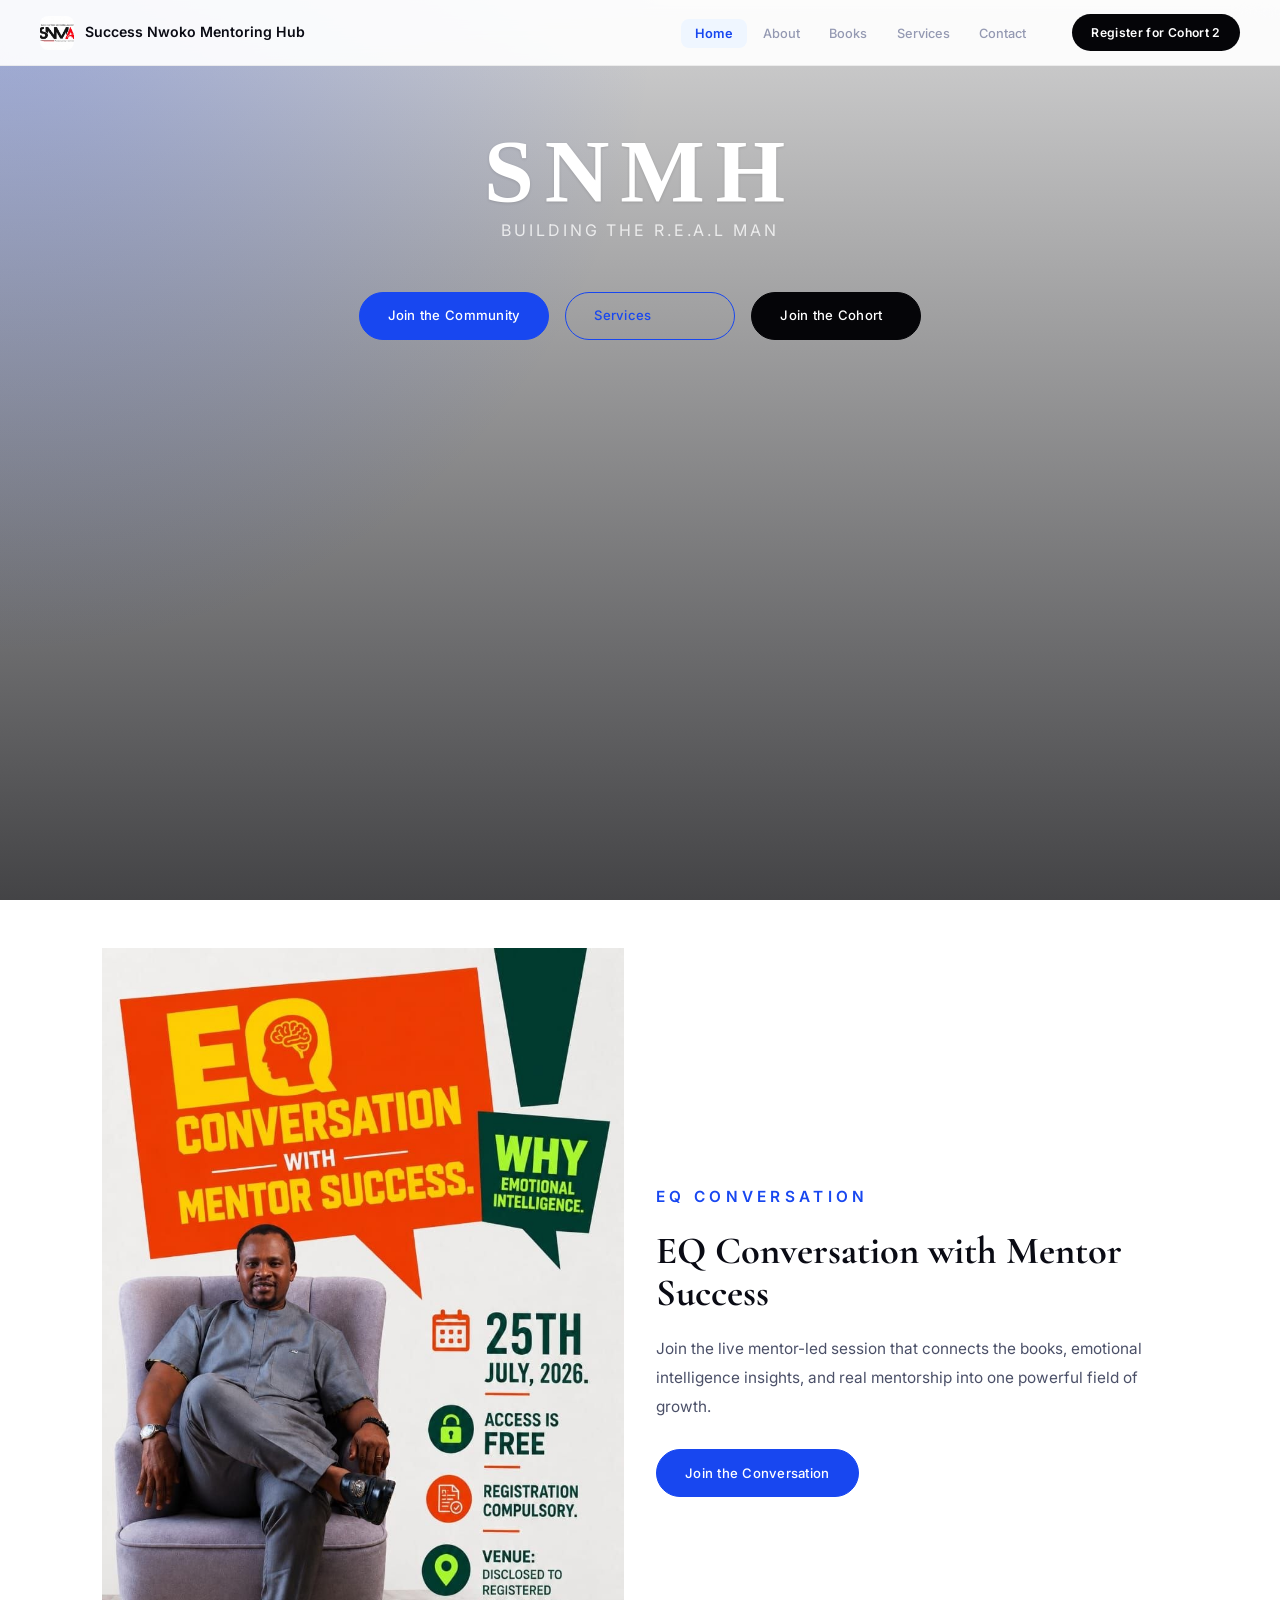
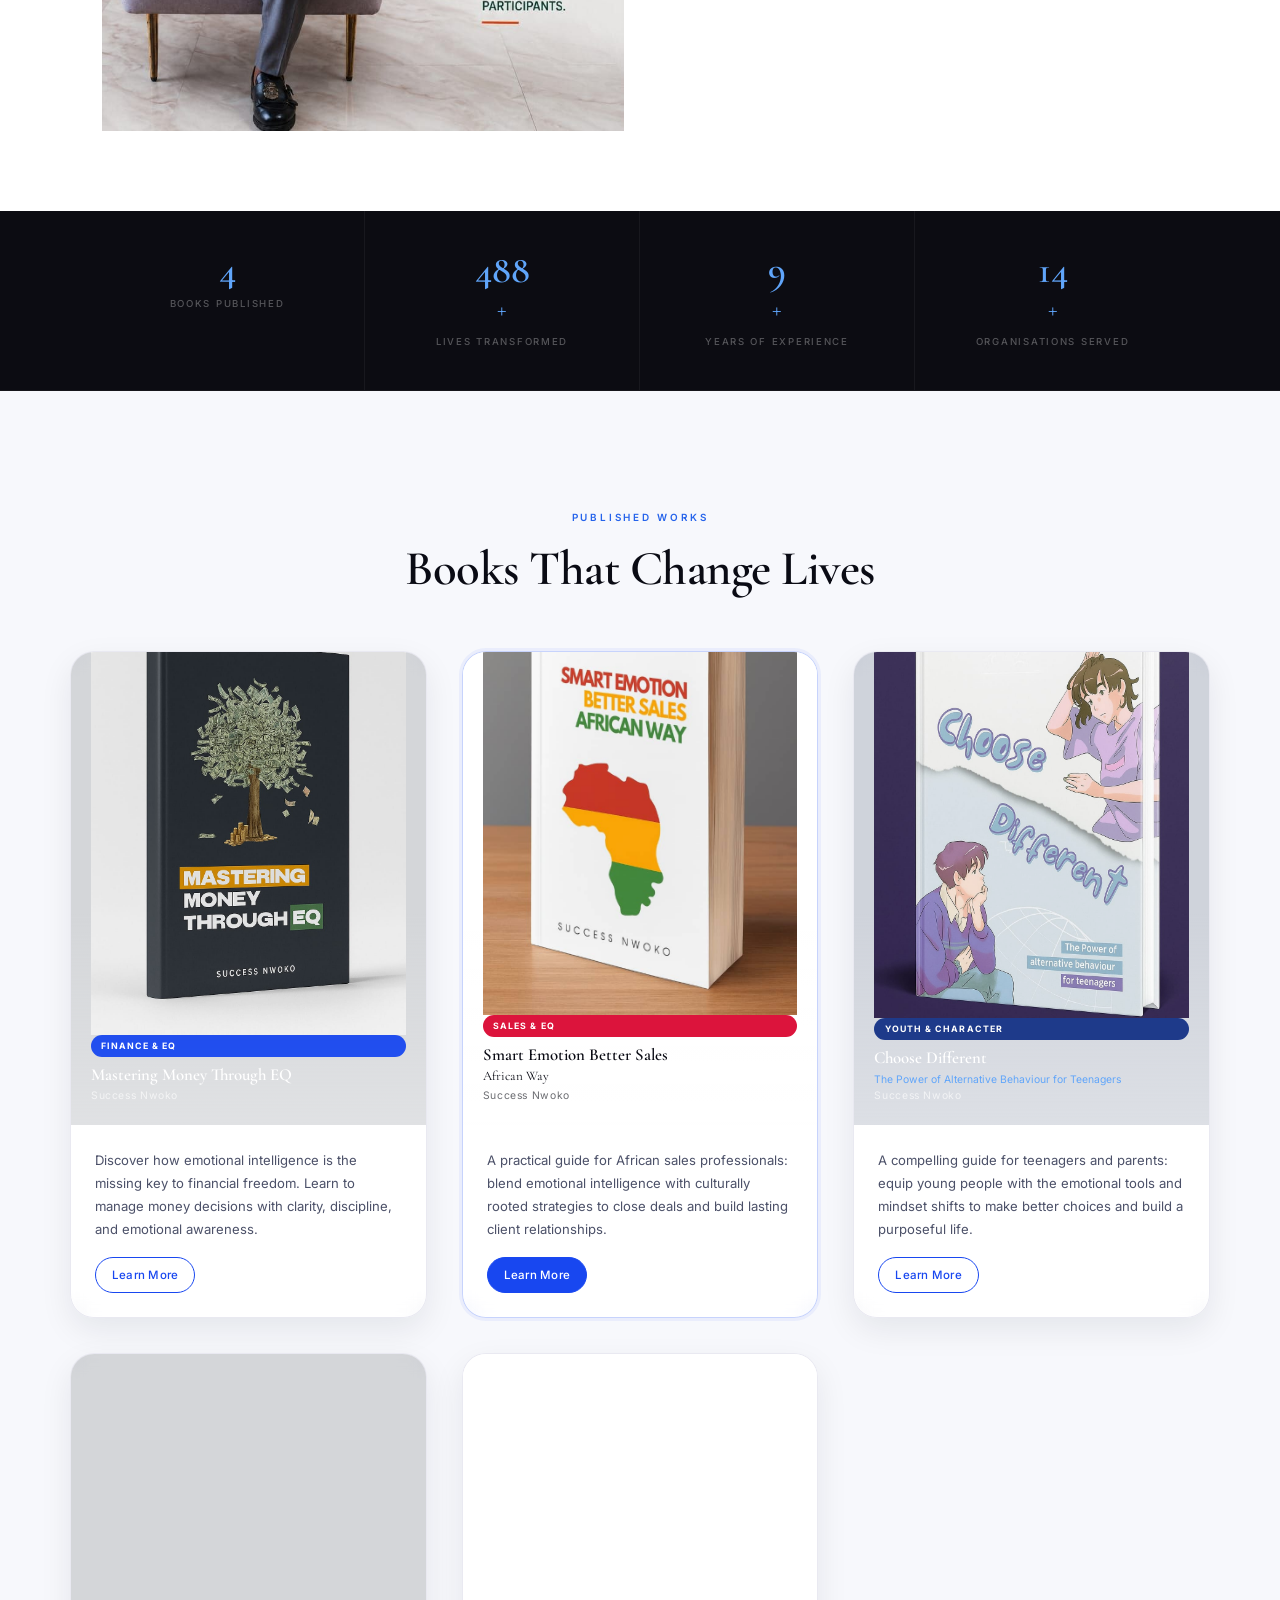
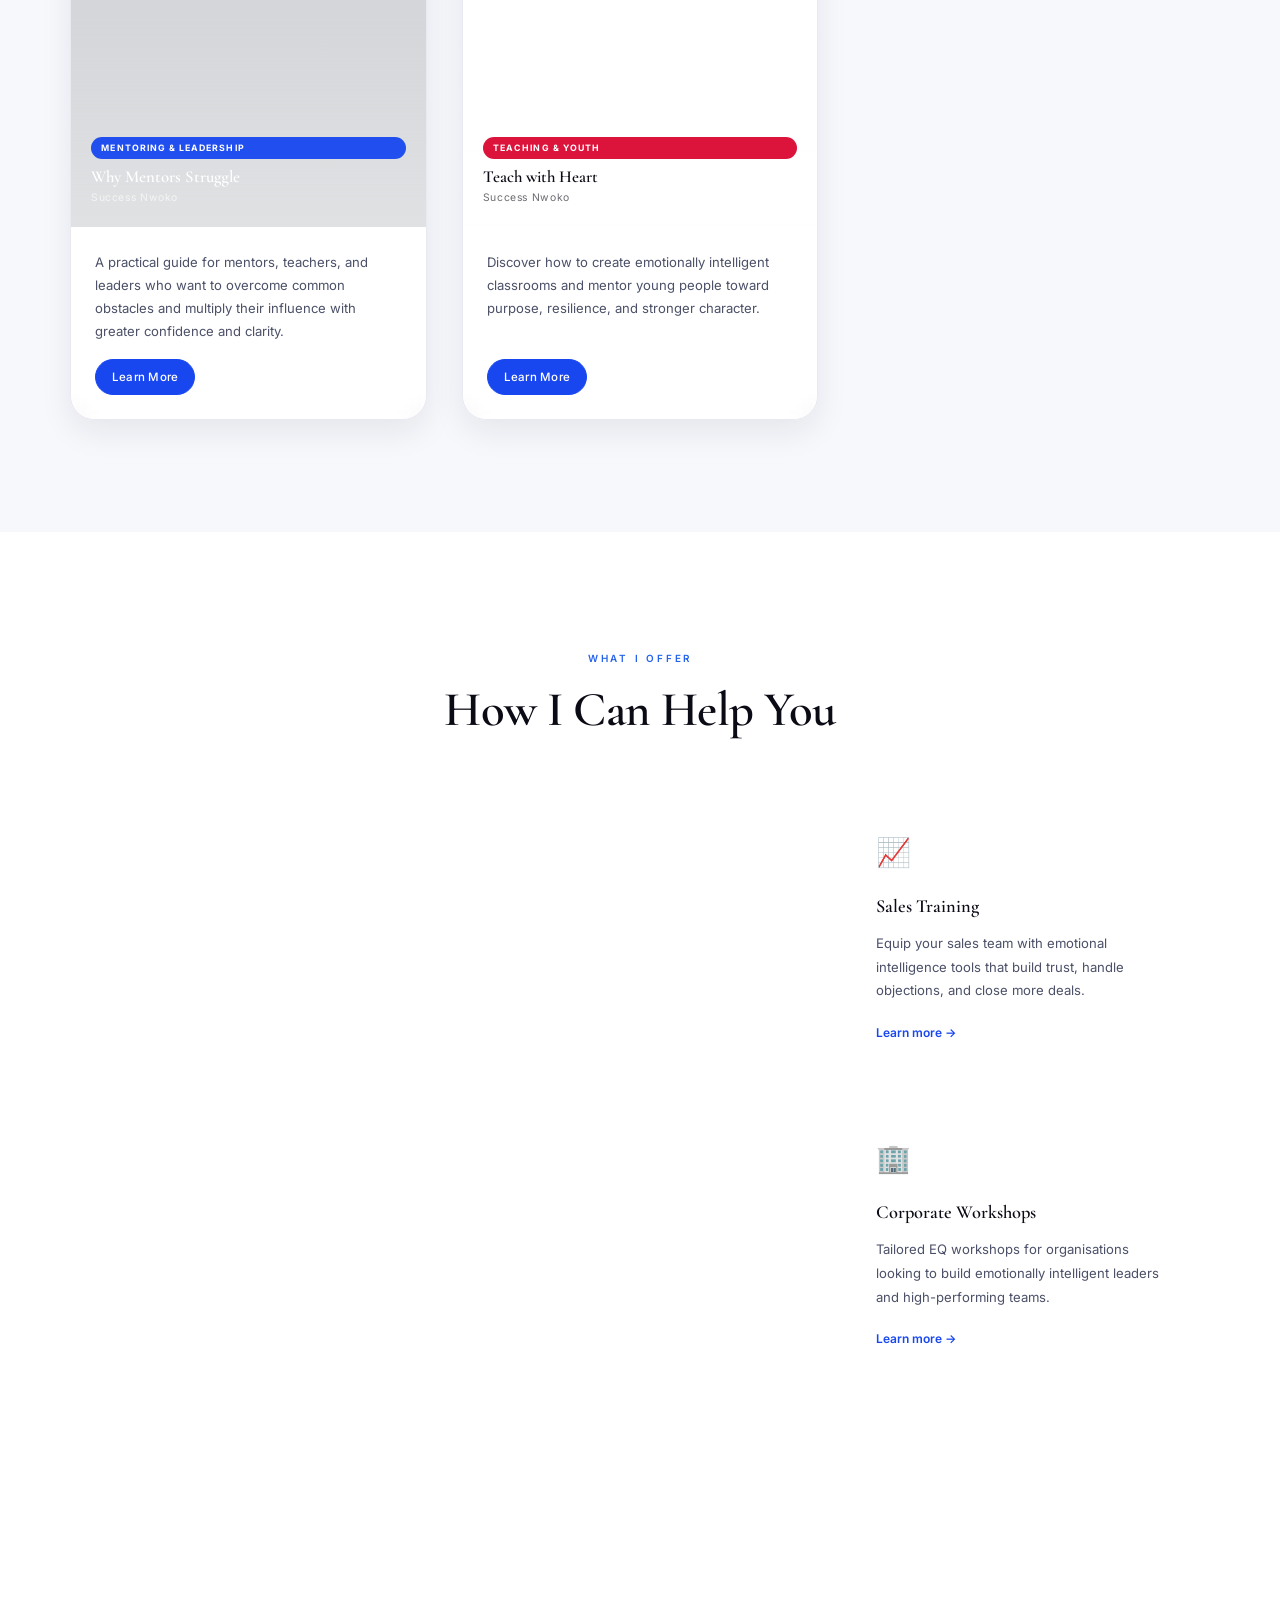
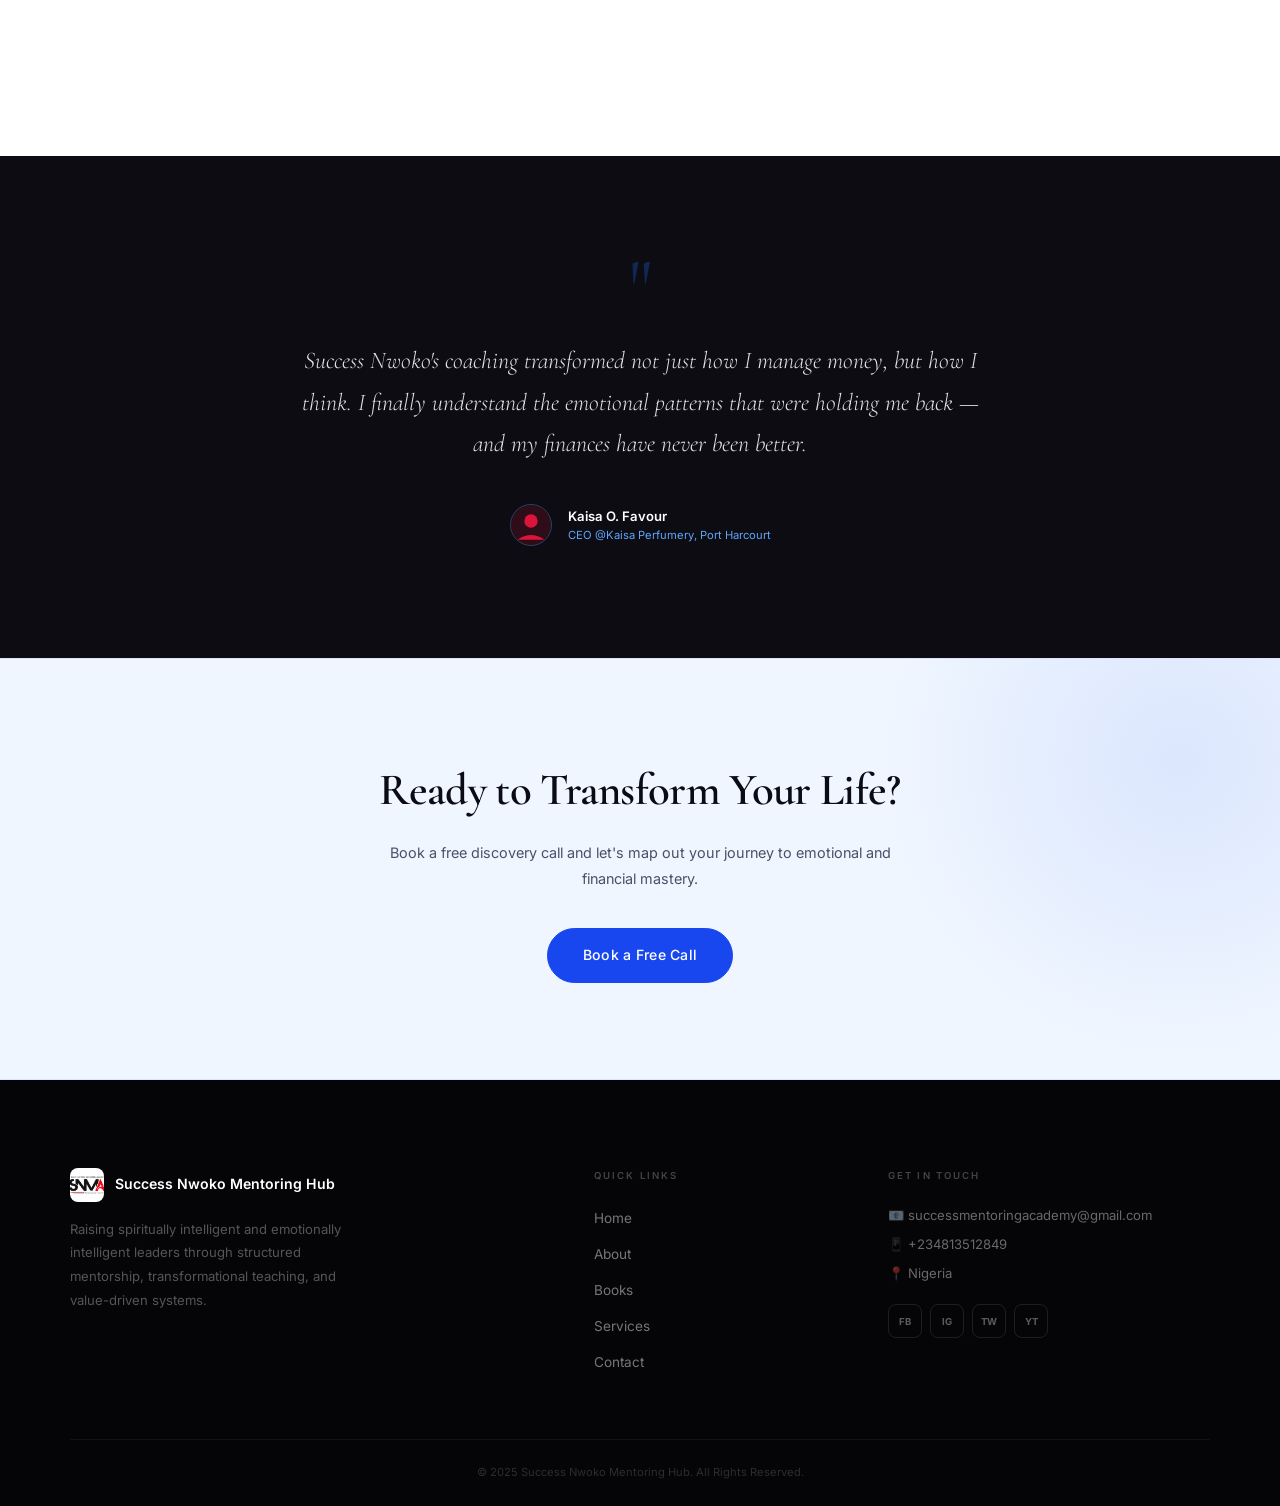
<file: index.html>
<!DOCTYPE html>
<html lang="en">
<head>
  <meta charset="UTF-8" />
  <meta name="viewport" content="width=device-width, initial-scale=1.0" />
  <title>Success Nwoko Mentoring Hub</title>
  <link rel="preconnect" href="https://fonts.googleapis.com">
  <link rel="preconnect" href="https://fonts.gstatic.com" crossorigin>
  <link href="https://fonts.googleapis.com/css2?family=Playfair+Display:wght@700;900&family=DM+Sans:wght@300;400;500;600&family=Bebas+Neue&display=swap" rel="stylesheet">
  <link rel="stylesheet" href="css/style.css" />
</head>
<body>

  <!-- NAV -->
  <nav class="nav" id="nav">
    <div class="nav__inner">
      <a href="index.html" class="nav__logo">
        <img class="nav__logo-img" src="assets/logo.jpg" alt="Success Nwoko Mentoring Academy logo">
        <span class="nav__logo-text">Success Nwoko Mentoring Hub</span>
      </a>
      <ul class="nav__links" id="navLinks">
        <li><a href="index.html" class="nav__link active">Home</a></li>
        <li><a href="about.html" class="nav__link">About</a></li>
        <li><a href="books.html" class="nav__link">Books</a></li>
        <li><a href="services.html" class="nav__link">Services</a></li>
        <li><a href="contact.html" class="nav__link">Contact</a></li>
      </ul>
      <a href="cohort2.html" class="nav__cta">Register for Cohort 2</a>
      <button class="nav__burger" id="burger" aria-label="Menu">
        <span></span><span></span><span></span>
      </button>
    </div>
  </nav>

  <!-- HERO -->
  <section class="hero">
    <video class="hero__video-bg" autoplay muted loop playsinline>
      <source src="video_preview_h264.mp4" type="video/mp4">
      Your browser does not support HTML video.
    </video>
    <div class="hero__overlay"></div>
    <div class="hero__content">
      <div class="hero__panel hero__panel--centered">
        <h1 class="hero__title">SNMH</h1>
        <div class="hero__hero-label">
          <p class="hero__subtitle">Building the R.E.A.L man</p>
        </div>
        <div class="hero__actions">
          <a href="https://chat.whatsapp.com/EowY68Ooiv33fXsofN0uXe?mode=gi_t" class="btn btn--gold" target="_blank" rel="noopener">Join the Community</a>
          <a href="services.html" class="btn btn--outline">Services</a>
          <a href="cohort2.html" class="btn btn--dark">Join the Cohort</a>
        </div>
      </div>
    </div>
  </section>

  <section class="eq-summary">
    <div class="eq-summary__image">
      <img src="img/eq-conversation.jpg" alt="EQ Conversation with Mentor Success Nwoko">
    </div>
    <div class="eq-summary__content">
      <p class="section-eyebrow">EQ Conversation</p>
      <h2>EQ Conversation with Mentor Success</h2>
      <p>Join the live mentor-led session that connects the books, emotional intelligence insights, and real mentorship into one powerful field of growth.</p>
      <a href="https://bit.ly/4xYbB6P" class="btn btn--gold" target="_blank" rel="noopener">Join the Conversation</a>
    </div>
  </section>

  <!-- STATS -->
  <section class="stats">
    <div class="stats__inner">
      <div class="stat">
        <span class="stat__num" data-count="5">0</span>
        <span class="stat__label">Books Published</span>
      </div>
      <div class="stat">
        <span class="stat__num" data-count="500">0</span><span class="stat__plus">+</span>
        <span class="stat__label">Lives Transformed</span>
      </div>
      <div class="stat">
        <span class="stat__num" data-count="10">0</span><span class="stat__plus">+</span>
        <span class="stat__label">Years of Experience</span>
      </div>
      <div class="stat">
        <span class="stat__num" data-count="15">0</span><span class="stat__plus">+</span>
        <span class="stat__label">Organisations Served</span>
      </div>
    </div>
  </section>

  <!-- BOOKS SECTION -->
  <section class="books-section" id="books">
    <div class="books-section__header">
      <p class="section-eyebrow">Published Works</p>
      <h2 class="section-title section-title--center">Books That Change Lives</h2>
    </div>
    <div class="books-grid">

      <div class="book-card fade-up">
        <div class="book-card__cover book-card__cover--dark">
          <img class="book-card__cover-img" src="assets/book-mastering-money-through-eq.jpg" alt="Mastering Money Through EQ cover">
          <div class="book-card__tree">🌳</div>
          <div class="book-card__badge">Finance & EQ</div>
          <h3 class="book-card__title">Mastering Money Through EQ</h3>
          <p class="book-card__author">Success Nwoko</p>
        </div>
        <div class="book-card__body">
          <p>Discover how emotional intelligence is the missing key to financial freedom. Learn to manage money decisions with clarity, discipline, and emotional awareness.</p>
          <a href="books.html" class="btn btn--outline">Learn More</a>
        </div>
      </div>

      <div class="book-card book-card--featured fade-up">
        <div class="book-card__cover book-card__cover--white">
          <img class="book-card__cover-img" src="assets/book-smart-emotion-better-sales.jpg" alt="Smart Emotion Better Sales cover">
          <div class="book-card__africa">🌍</div>
          <div class="book-card__badge book-card__badge--red">Sales & EQ</div>
          <h3 class="book-card__title book-card__title--dark">Smart Emotion Better Sales<br><small>African Way</small></h3>
          <p class="book-card__author book-card__author--dark">Success Nwoko</p>
        </div>
        <div class="book-card__body">
          <p>A practical guide for African sales professionals: blend emotional intelligence with culturally rooted strategies to close deals and build lasting client relationships.</p>
          <a href="books.html" class="btn btn--gold">Learn More</a>
        </div>
      </div>

      <div class="book-card fade-up">
        <div class="book-card__cover book-card__cover--purple">
          <img class="book-card__cover-img" src="assets/book-choose-different.jpg" alt="Choose Different cover">
          <div class="book-card__badge book-card__badge--purple">Youth & Character</div>
          <h3 class="book-card__title">Choose Different</h3>
          <p class="book-card__subtitle">The Power of Alternative Behaviour for Teenagers</p>
          <p class="book-card__author">Success Nwoko</p>
        </div>
        <div class="book-card__body">
          <p>A compelling guide for teenagers and parents: equip young people with the emotional tools and mindset shifts to make better choices and build a purposeful life.</p>
          <a href="books.html" class="btn btn--outline">Learn More</a>
        </div>
      </div>

      <div class="book-card fade-up">
        <div class="book-card__cover book-card__cover--dark">
          <div class="book-card__badge">Mentoring & Leadership</div>
          <h3 class="book-card__title">Why Mentors Struggle</h3>
          <p class="book-card__author">Success Nwoko</p>
        </div>
        <div class="book-card__body">
          <p>A practical guide for mentors, teachers, and leaders who want to overcome common obstacles and multiply their influence with greater confidence and clarity.</p>
          <a href="books.html" class="btn btn--gold">Learn More</a>
        </div>
      </div>

      <div class="book-card fade-up">
        <div class="book-card__cover book-card__cover--white">
          <div class="book-card__badge book-card__badge--red">Teaching & Youth</div>
          <h3 class="book-card__title book-card__title--dark">Teach with Heart</h3>
          <p class="book-card__author book-card__author--dark">Success Nwoko</p>
        </div>
        <div class="book-card__body">
          <p>Discover how to create emotionally intelligent classrooms and mentor young people toward purpose, resilience, and stronger character.</p>
          <a href="books.html" class="btn btn--gold">Learn More</a>
        </div>
      </div>

    </div>
  </section>

  <!-- SERVICES -->
  <section class="services-section">
    <div class="services-section__header">
      <p class="section-eyebrow">What I Offer</p>
      <h2 class="section-title section-title--center">How I Can Help You</h2>
    </div>
    <div class="services-grid">
      <div class="service-card">
        <div class="service-card__icon">🧠</div>
        <h3>EQ Coaching</h3>
        <p>One-on-one mentoring sessions to help you master your emotional intelligence for better decisions, relationships, and results.</p>
        <a href="services.html" class="service-link">Learn more →</a>
      </div>
      <div class="service-card">
        <div class="service-card__icon">💰</div>
        <h3>Financial Mindset</h3>
        <p>Workshops and coaching to rewire your relationship with money and build lasting wealth through emotional awareness.</p>
        <a href="services.html" class="service-link">Learn more →</a>
      </div>
      <div class="service-card">
        <div class="service-card__icon">📈</div>
        <h3>Sales Training</h3>
        <p>Equip your sales team with emotional intelligence tools that build trust, handle objections, and close more deals.</p>
        <a href="services.html" class="service-link">Learn more →</a>
      </div>
      <div class="service-card">
        <div class="service-card__icon">🎓</div>
        <h3>Youth Mentoring</h3>
        <p>Programs designed for teenagers and young adults to develop character, emotional strength, and purposeful direction.</p>
        <a href="services.html" class="service-link">Learn more →</a>
      </div>
      <div class="service-card">
        <div class="service-card__icon">🎤</div>
        <h3>Speaking</h3>
        <p>Keynote and conference speaking engagements for schools, churches, corporate events, and community organisations.</p>
        <a href="services.html" class="service-link">Learn more →</a>
      </div>
      <div class="service-card">
        <div class="service-card__icon">🏢</div>
        <h3>Corporate Workshops</h3>
        <p>Tailored EQ workshops for organisations looking to build emotionally intelligent leaders and high-performing teams.</p>
        <a href="services.html" class="service-link">Learn more →</a>
      </div>
      <div class="service-card service-card--highlight">
        <div class="service-card__icon">🗣️</div>
        <h3>EQ Conversation</h3>
        <p>Click to register for the live EQ Conversation with Success Nwoko, a free mentor-led session that brings the book lessons to life.</p>
        <a href="https://bit.ly/4xYbB6P" target="_blank" rel="noopener" class="service-link">Join the Conversation</a>
      </div>
    </div>
  </section>

  <!-- TESTIMONIAL -->
  <section class="testimonial">
    <div class="testimonial__inner">
      <div class="testimonial__quote">"</div>
      <p class="testimonial__text">
        Success Nwoko's coaching transformed not just how I manage money, but how I think. I finally understand the emotional patterns that were holding me back — and my finances have never been better.
      </p>
      <div class="testimonial__person">
        <div class="testimonial__avatar">
          <svg viewBox="0 0 60 60" fill="none"><circle cx="30" cy="30" r="30" fill="#DC143C" opacity="0.16"/><circle cx="30" cy="24" r="10" fill="#DC143C"/><path d="M10 52 Q30 38 50 52" fill="#DC143C"/></svg>
        </div>
        <div>
          <strong>Kaisa O. Favour</strong>
          <span>CEO @Kaisa Perfumery, Port Harcourt</span>
        </div>
      </div>
    </div>
  </section>

  <!-- CTA BANNER -->
  <section class="cta-banner">
    <div class="cta-banner__orb"></div>
    <div class="cta-banner__content">
      <h2>Ready to Transform Your Life?</h2>
      <p>Book a free discovery call and let's map out your journey to emotional and financial mastery.</p>
      <a href="contact.html" class="btn btn--gold btn--lg">Book a Free Call</a>
    </div>
  </section>

  <!-- FOOTER -->
  <footer class="footer">
    <div class="footer__inner">
      <div class="footer__brand">
        <a href="index.html" class="nav__logo">
          <img class="nav__logo-img" src="assets/logo.jpg" alt="Success Nwoko Mentoring Academy logo">
          <span class="nav__logo-text">Success Nwoko Mentoring Hub</span>
        </a>
        <p>Raising spiritually intelligent and emotionally intelligent leaders through structured mentorship, transformational teaching, and value-driven systems.</p>
      </div>
      <div class="footer__links">
        <h4>Quick Links</h4>
        <ul>
          <li><a href="index.html">Home</a></li>
          <li><a href="about.html">About</a></li>
          <li><a href="books.html">Books</a></li>
          <li><a href="services.html">Services</a></li>
          <li><a href="contact.html">Contact</a></li>
        </ul>
      </div>
      <div class="footer__contact">
        <h4>Get in Touch</h4>
        <p>📧 successmentoringacademy@gmail.com</p>
        <p>📱 +234813512849</p>
        <p>📍 Nigeria</p>
        <div class="footer__socials">
          <a href="#" class="social-link">FB</a>
          <a href="#" class="social-link">IG</a>
          <a href="#" class="social-link">TW</a>
          <a href="#" class="social-link">YT</a>
        </div>
      </div>
    </div>
    <div class="footer__bottom">
      <p>© 2025 Success Nwoko Mentoring Hub. All Rights Reserved.</p>
    </div>
  </footer>

  <script src="js/main.js"></script>
</body>
</html>
</file>
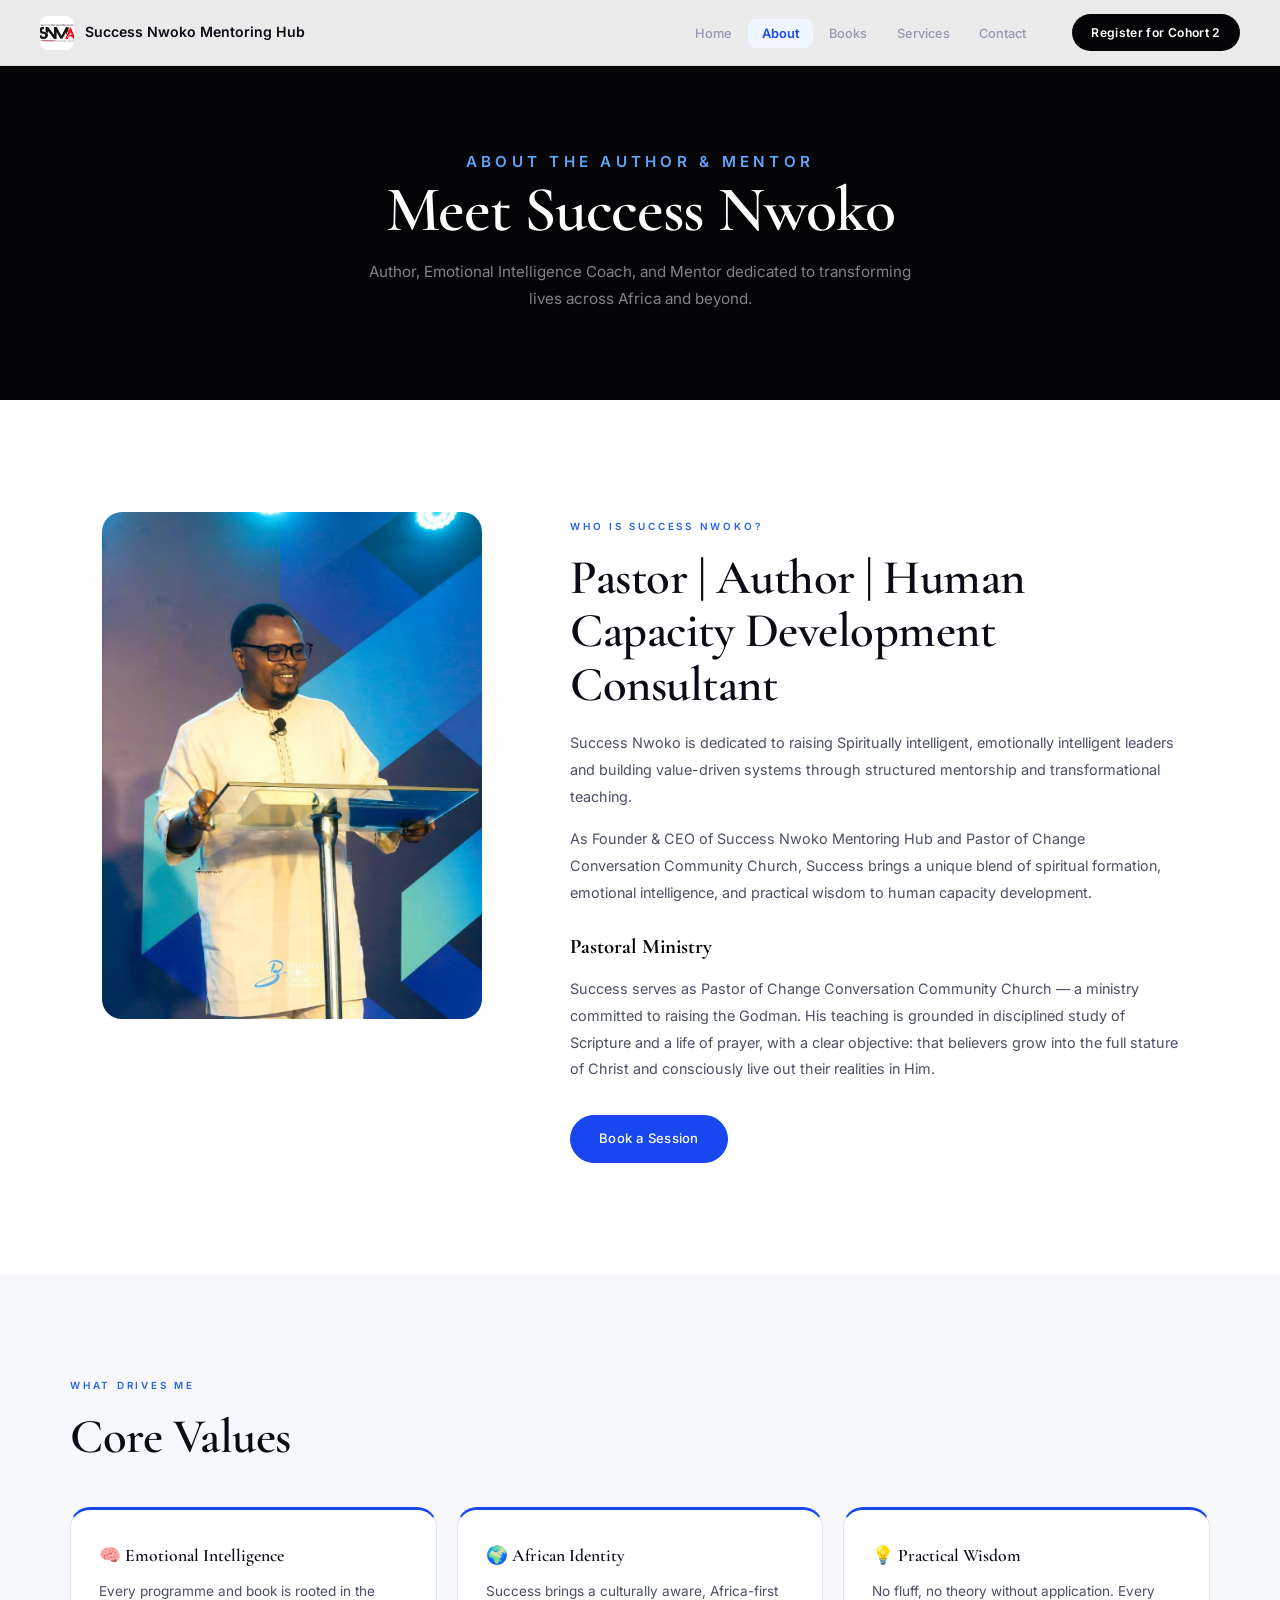
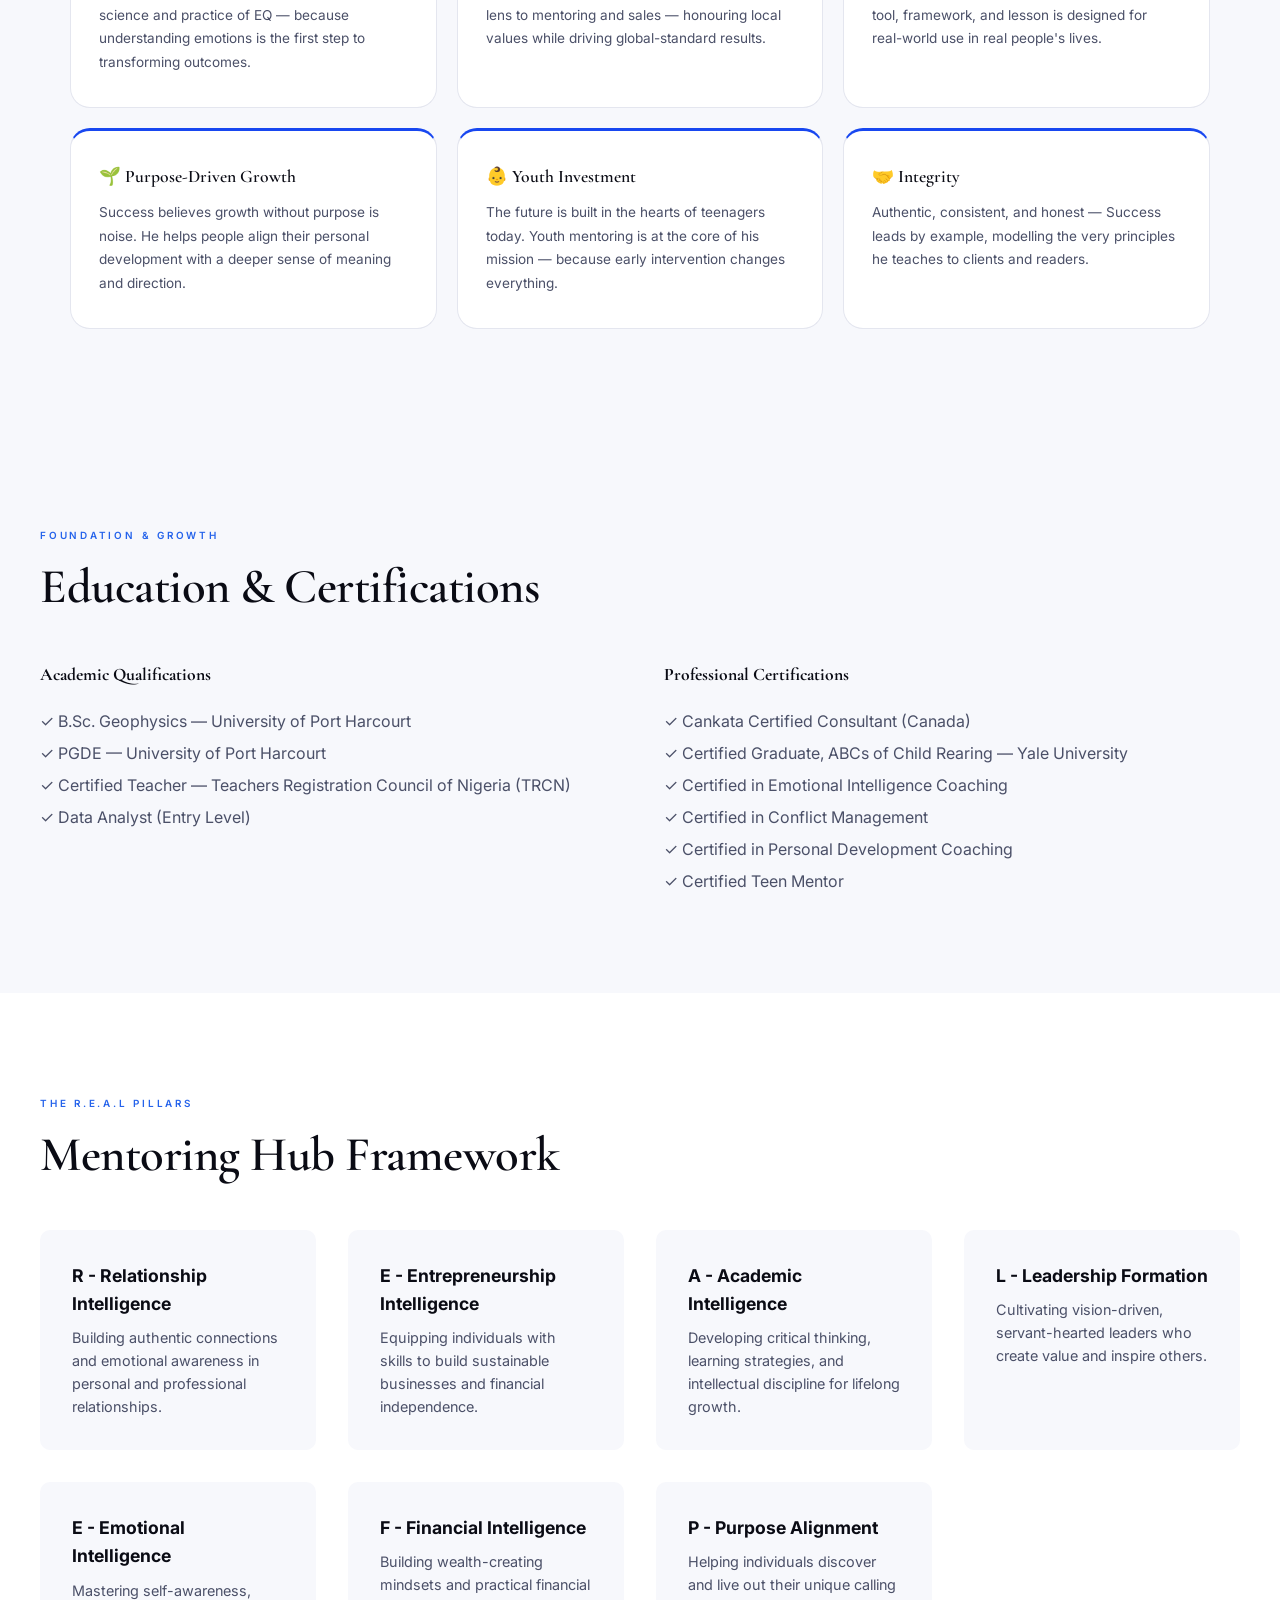
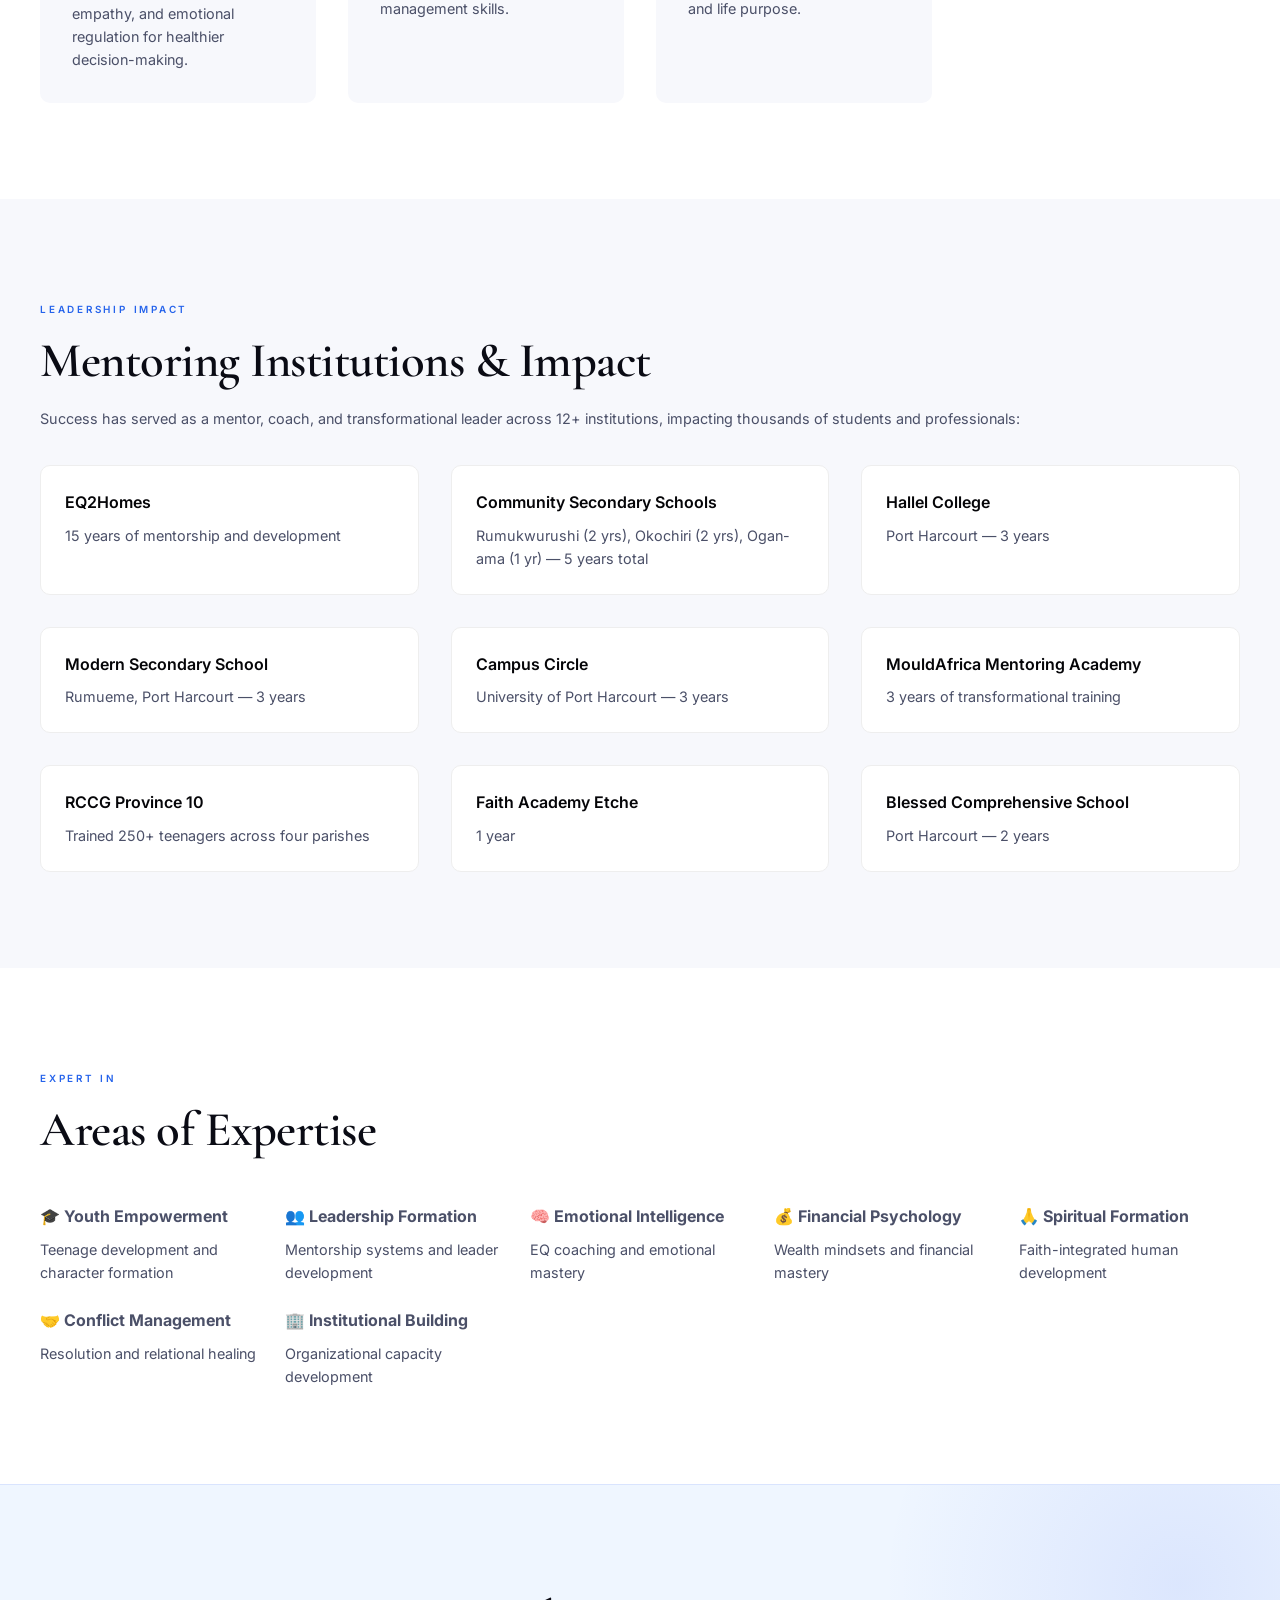
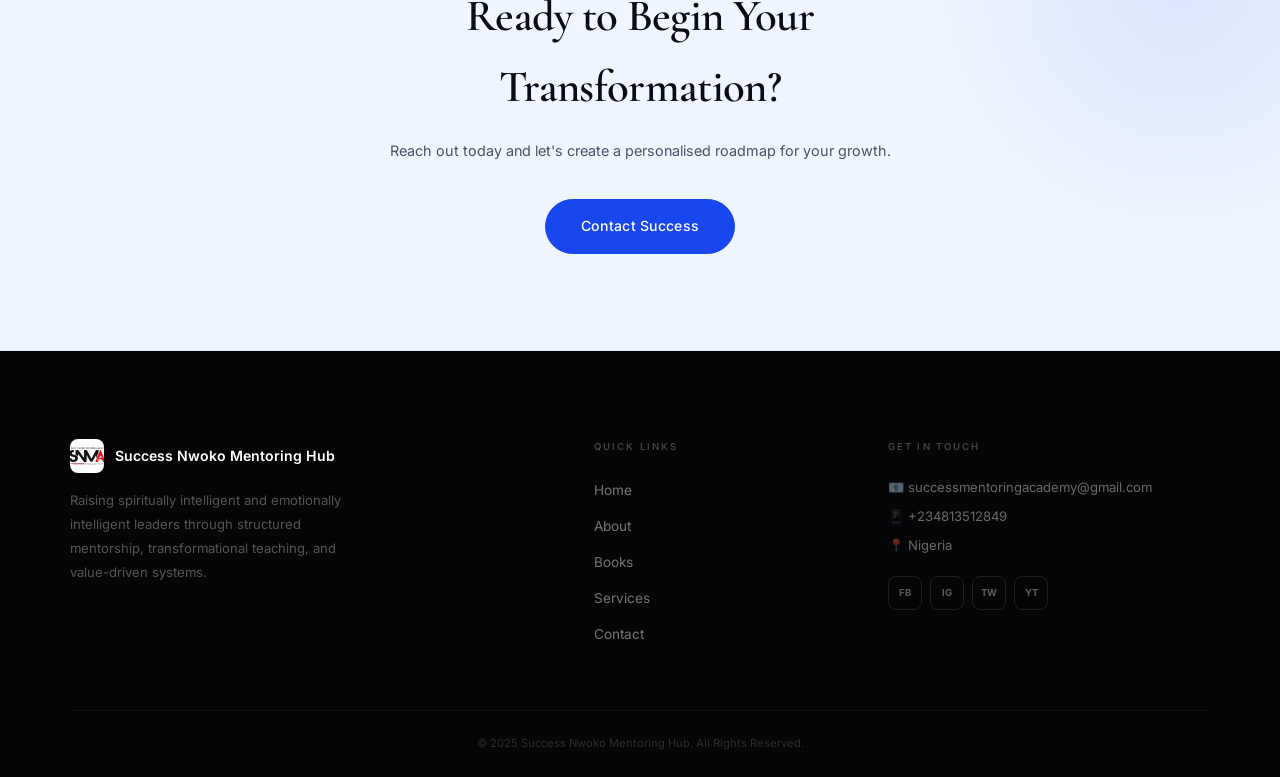
<file: about.html>
<!DOCTYPE html>
<html lang="en">
<head>
  <meta charset="UTF-8" />
  <meta name="viewport" content="width=device-width, initial-scale=1.0" />
  <title>About – Success Nwoko Mentoring Hub</title>
  <link rel="preconnect" href="https://fonts.googleapis.com">
  <link rel="preconnect" href="https://fonts.gstatic.com" crossorigin>
  <link href="https://fonts.googleapis.com/css2?family=Playfair+Display:wght@700;900&family=DM+Sans:wght@300;400;500;600&family=Bebas+Neue&display=swap" rel="stylesheet">
  <link rel="stylesheet" href="css/style.css" />
</head>
<body>

  <nav class="nav" id="nav">
    <div class="nav__inner">
      <a href="index.html" class="nav__logo">
        <img class="nav__logo-img" src="assets/logo.jpg" alt="Success Nwoko Mentoring Academy logo">
        <span class="nav__logo-text">Success Nwoko Mentoring Hub</span>
      </a>
      <ul class="nav__links" id="navLinks">
        <li><a href="index.html" class="nav__link">Home</a></li>
        <li><a href="about.html" class="nav__link active">About</a></li>
        <li><a href="books.html" class="nav__link">Books</a></li>
        <li><a href="services.html" class="nav__link">Services</a></li>
        <li><a href="contact.html" class="nav__link">Contact</a></li>
      </ul>
      <a href="cohort2.html" class="nav__cta">Register for Cohort 2</a>
      <button class="nav__burger" id="burger" aria-label="Menu">
        <span></span><span></span><span></span>
      </button>
    </div>
  </nav>

  <section class="page-hero">
    <p class="section-eyebrow">About the Author & Mentor</p>
    <h1>Meet Success Nwoko</h1>
    <p>Author, Emotional Intelligence Coach, and Mentor dedicated to transforming lives across Africa and beyond.</p>
  </section>

  <section class="about-full fade-up">
    <div class="about-full__image">
      <img src="assets/success-nwoko.jpg" alt="Success Nwoko - Pastor, Author, and Human Capacity Development Consultant">
    </div>
    <div>
      <p class="section-eyebrow">Who is Success Nwoko?</p>
      <h2 class="section-title">Pastor | Author | Human Capacity Development Consultant</h2>
      <p class="body-text">
        Success Nwoko is dedicated to raising Spiritually intelligent, emotionally intelligent leaders and building value-driven systems through structured mentorship and transformational teaching.
      </p>
      <p class="body-text">
        As Founder & CEO of Success Nwoko Mentoring Hub and Pastor of Change Conversation Community Church, Success brings a unique blend of spiritual formation, emotional intelligence, and practical wisdom to human capacity development.
      </p>
      <h3 style="font-family: var(--font-display); font-size: 1.3rem; margin-top: 1.5rem; margin-bottom: 0.8rem; color: var(--dark);">Pastoral Ministry</h3>
      <p class="body-text">
        Success serves as Pastor of Change Conversation Community Church — a ministry committed to raising the Godman. His teaching is grounded in disciplined study of Scripture and a life of prayer, with a clear objective: that believers grow into the full stature of Christ and consciously live out their realities in Him.
      </p>
      <a href="contact.html" class="btn btn--gold" style="margin-top:1rem;">Book a Session</a>
    </div>
  </section>

  <section class="about-values">
    <div class="about-values__inner">
      <p class="section-eyebrow">What Drives Me</p>
      <h2 class="section-title">Core Values</h2>
      <div class="values-grid">
        <div class="value-card fade-up">
          <h3>🧠 Emotional Intelligence</h3>
          <p>Every programme and book is rooted in the science and practice of EQ — because understanding emotions is the first step to transforming outcomes.</p>
        </div>
        <div class="value-card fade-up">
          <h3>🌍 African Identity</h3>
          <p>Success brings a culturally aware, Africa-first lens to mentoring and sales — honouring local values while driving global-standard results.</p>
        </div>
        <div class="value-card fade-up">
          <h3>💡 Practical Wisdom</h3>
          <p>No fluff, no theory without application. Every tool, framework, and lesson is designed for real-world use in real people's lives.</p>
        </div>
        <div class="value-card fade-up">
          <h3>🌱 Purpose-Driven Growth</h3>
          <p>Success believes growth without purpose is noise. He helps people align their personal development with a deeper sense of meaning and direction.</p>
        </div>
        <div class="value-card fade-up">
          <h3>👶 Youth Investment</h3>
          <p>The future is built in the hearts of teenagers today. Youth mentoring is at the core of his mission — because early intervention changes everything.</p>
        </div>
        <div class="value-card fade-up">
          <h3>🤝 Integrity</h3>
          <p>Authentic, consistent, and honest — Success leads by example, modelling the very principles he teaches to clients and readers.</p>
        </div>
      </div>
    </div>
  </section>

  <section class="about-section" style="background: var(--off-white); padding: 6rem 2rem;">
    <div style="max-width: 1200px; margin: 0 auto;">
      <p class="section-eyebrow">Foundation & Growth</p>
      <h2 class="section-title">Education & Certifications</h2>
      <div style="display: grid; grid-template-columns: 1fr 1fr; gap: 3rem; margin-top: 3rem;">
        <div>
          <h3 style="font-family: var(--font-display); font-size: 1.1rem; margin-bottom: 1rem; color: var(--gold);">Academic Qualifications</h3>
          <ul style="list-style: none; color: var(--text-light); line-height: 2;">
            <li>✓ B.Sc. Geophysics — University of Port Harcourt</li>
            <li>✓ PGDE — University of Port Harcourt</li>
            <li>✓ Certified Teacher — Teachers Registration Council of Nigeria (TRCN)</li>
            <li>✓ Data Analyst (Entry Level)</li>
          </ul>
        </div>
        <div>
          <h3 style="font-family: var(--font-display); font-size: 1.1rem; margin-bottom: 1rem; color: var(--gold);">Professional Certifications</h3>
          <ul style="list-style: none; color: var(--text-light); line-height: 2;">
            <li>✓ Cankata Certified Consultant (Canada)</li>
            <li>✓ Certified Graduate, ABCs of Child Rearing — Yale University</li>
            <li>✓ Certified in Emotional Intelligence Coaching</li>
            <li>✓ Certified in Conflict Management</li>
            <li>✓ Certified in Personal Development Coaching</li>
            <li>✓ Certified Teen Mentor</li>
          </ul>
        </div>
      </div>
    </div>
  </section>

  <section class="about-section" style="padding: 6rem 2rem;">
    <div style="max-width: 1200px; margin: 0 auto;">
      <p class="section-eyebrow">The R.E.A.L Pillars</p>
      <h2 class="section-title">Mentoring Hub Framework</h2>
      <div style="display: grid; grid-template-columns: repeat(auto-fit, minmax(250px, 1fr)); gap: 2rem; margin-top: 3rem;">
        <div style="background: var(--off-white); padding: 2rem; border-radius: var(--radius); border-left: 4px solid var(--gold);">
          <h4 style="color: var(--gold); font-size: 1.1rem; margin-bottom: 0.5rem;">R - Relationship Intelligence</h4>
          <p style="color: var(--text-light); font-size: 0.9rem;">Building authentic connections and emotional awareness in personal and professional relationships.</p>
        </div>
        <div style="background: var(--off-white); padding: 2rem; border-radius: var(--radius); border-left: 4px solid var(--gold);">
          <h4 style="color: var(--gold); font-size: 1.1rem; margin-bottom: 0.5rem;">E - Entrepreneurship Intelligence</h4>
          <p style="color: var(--text-light); font-size: 0.9rem;">Equipping individuals with skills to build sustainable businesses and financial independence.</p>
        </div>
        <div style="background: var(--off-white); padding: 2rem; border-radius: var(--radius); border-left: 4px solid var(--gold);">
          <h4 style="color: var(--gold); font-size: 1.1rem; margin-bottom: 0.5rem;">A - Academic Intelligence</h4>
          <p style="color: var(--text-light); font-size: 0.9rem;">Developing critical thinking, learning strategies, and intellectual discipline for lifelong growth.</p>
        </div>
        <div style="background: var(--off-white); padding: 2rem; border-radius: var(--radius); border-left: 4px solid var(--gold);">
          <h4 style="color: var(--gold); font-size: 1.1rem; margin-bottom: 0.5rem;">L - Leadership Formation</h4>
          <p style="color: var(--text-light); font-size: 0.9rem;">Cultivating vision-driven, servant-hearted leaders who create value and inspire others.</p>
        </div>
        <div style="background: var(--off-white); padding: 2rem; border-radius: var(--radius); border-left: 4px solid var(--gold);">
          <h4 style="color: var(--gold); font-size: 1.1rem; margin-bottom: 0.5rem;">E - Emotional Intelligence</h4>
          <p style="color: var(--text-light); font-size: 0.9rem;">Mastering self-awareness, empathy, and emotional regulation for healthier decision-making.</p>
        </div>
        <div style="background: var(--off-white); padding: 2rem; border-radius: var(--radius); border-left: 4px solid var(--gold);">
          <h4 style="color: var(--gold); font-size: 1.1rem; margin-bottom: 0.5rem;">F - Financial Intelligence</h4>
          <p style="color: var(--text-light); font-size: 0.9rem;">Building wealth-creating mindsets and practical financial management skills.</p>
        </div>
        <div style="background: var(--off-white); padding: 2rem; border-radius: var(--radius); border-left: 4px solid var(--gold); grid-column: span 1;">
          <h4 style="color: var(--gold); font-size: 1.1rem; margin-bottom: 0.5rem;">P - Purpose Alignment</h4>
          <p style="color: var(--text-light); font-size: 0.9rem;">Helping individuals discover and live out their unique calling and life purpose.</p>
        </div>
      </div>
    </div>
  </section>

  <section class="about-section" style="background: var(--off-white); padding: 6rem 2rem;">
    <div style="max-width: 1200px; margin: 0 auto;">
      <p class="section-eyebrow">Leadership Impact</p>
      <h2 class="section-title">Mentoring Institutions & Impact</h2>
      <p class="body-text" style="margin-bottom: 2rem;">Success has served as a mentor, coach, and transformational leader across 12+ institutions, impacting thousands of students and professionals:</p>
      <div style="display: grid; grid-template-columns: repeat(auto-fit, minmax(280px, 1fr)); gap: 2rem;">
        <div style="background: var(--white); padding: 1.5rem; border-radius: var(--radius); border: 1px solid #eee;">
          <h4 style="color: var(--dark); font-weight: 600; margin-bottom: 0.5rem;">EQ2Homes</h4>
          <p style="color: var(--text-light); font-size: 0.9rem;">15 years of mentorship and development</p>
        </div>
        <div style="background: var(--white); padding: 1.5rem; border-radius: var(--radius); border: 1px solid #eee;">
          <h4 style="color: var(--dark); font-weight: 600; margin-bottom: 0.5rem;">Community Secondary Schools</h4>
          <p style="color: var(--text-light); font-size: 0.9rem;">Rumukwurushi (2 yrs), Okochiri (2 yrs), Ogan-ama (1 yr) — 5 years total</p>
        </div>
        <div style="background: var(--white); padding: 1.5rem; border-radius: var(--radius); border: 1px solid #eee;">
          <h4 style="color: var(--dark); font-weight: 600; margin-bottom: 0.5rem;">Hallel College</h4>
          <p style="color: var(--text-light); font-size: 0.9rem;">Port Harcourt — 3 years</p>
        </div>
        <div style="background: var(--white); padding: 1.5rem; border-radius: var(--radius); border: 1px solid #eee;">
          <h4 style="color: var(--dark); font-weight: 600; margin-bottom: 0.5rem;">Modern Secondary School</h4>
          <p style="color: var(--text-light); font-size: 0.9rem;">Rumueme, Port Harcourt — 3 years</p>
        </div>
        <div style="background: var(--white); padding: 1.5rem; border-radius: var(--radius); border: 1px solid #eee;">
          <h4 style="color: var(--dark); font-weight: 600; margin-bottom: 0.5rem;">Campus Circle</h4>
          <p style="color: var(--text-light); font-size: 0.9rem;">University of Port Harcourt — 3 years</p>
        </div>
        <div style="background: var(--white); padding: 1.5rem; border-radius: var(--radius); border: 1px solid #eee;">
          <h4 style="color: var(--dark); font-weight: 600; margin-bottom: 0.5rem;">MouldAfrica Mentoring Academy</h4>
          <p style="color: var(--text-light); font-size: 0.9rem;">3 years of transformational training</p>
        </div>
        <div style="background: var(--white); padding: 1.5rem; border-radius: var(--radius); border: 1px solid #eee;">
          <h4 style="color: var(--dark); font-weight: 600; margin-bottom: 0.5rem;">RCCG Province 10</h4>
          <p style="color: var(--text-light); font-size: 0.9rem;">Trained 250+ teenagers across four parishes</p>
        </div>
        <div style="background: var(--white); padding: 1.5rem; border-radius: var(--radius); border: 1px solid #eee;">
          <h4 style="color: var(--dark); font-weight: 600; margin-bottom: 0.5rem;">Faith Academy Etche</h4>
          <p style="color: var(--text-light); font-size: 0.9rem;">1 year</p>
        </div>
        <div style="background: var(--white); padding: 1.5rem; border-radius: var(--radius); border: 1px solid #eee;">
          <h4 style="color: var(--dark); font-weight: 600; margin-bottom: 0.5rem;">Blessed Comprehensive School</h4>
          <p style="color: var(--text-light); font-size: 0.9rem;">Port Harcourt — 2 years</p>
        </div>
      </div>
    </div>
  </section>

  <section class="about-section" style="padding: 6rem 2rem;">
    <div style="max-width: 1200px; margin: 0 auto;">
      <p class="section-eyebrow">Expert in</p>
      <h2 class="section-title">Areas of Expertise</h2>
      <div style="display: grid; grid-template-columns: repeat(auto-fit, minmax(200px, 1fr)); gap: 1.5rem; margin-top: 3rem;">
        <div style="color: var(--text-light);">
          <h4 style="color: var(--gold); margin-bottom: 0.5rem;">🎓 Youth Empowerment</h4>
          <p style="font-size: 0.9rem;">Teenage development and character formation</p>
        </div>
        <div style="color: var(--text-light);">
          <h4 style="color: var(--gold); margin-bottom: 0.5rem;">👥 Leadership Formation</h4>
          <p style="font-size: 0.9rem;">Mentorship systems and leader development</p>
        </div>
        <div style="color: var(--text-light);">
          <h4 style="color: var(--gold); margin-bottom: 0.5rem;">🧠 Emotional Intelligence</h4>
          <p style="font-size: 0.9rem;">EQ coaching and emotional mastery</p>
        </div>
        <div style="color: var(--text-light);">
          <h4 style="color: var(--gold); margin-bottom: 0.5rem;">💰 Financial Psychology</h4>
          <p style="font-size: 0.9rem;">Wealth mindsets and financial mastery</p>
        </div>
        <div style="color: var(--text-light);">
          <h4 style="color: var(--gold); margin-bottom: 0.5rem;">🙏 Spiritual Formation</h4>
          <p style="font-size: 0.9rem;">Faith-integrated human development</p>
        </div>
        <div style="color: var(--text-light);">
          <h4 style="color: var(--gold); margin-bottom: 0.5rem;">🤝 Conflict Management</h4>
          <p style="font-size: 0.9rem;">Resolution and relational healing</p>
        </div>
        <div style="color: var(--text-light);">
          <h4 style="color: var(--gold); margin-bottom: 0.5rem;">🏢 Institutional Building</h4>
          <p style="font-size: 0.9rem;">Organizational capacity development</p>
        </div>
      </div>
    </div>
  </section>

  <section class="cta-banner">
    <div class="cta-banner__orb"></div>
    <div class="cta-banner__content">
      <h2>Ready to Begin Your Transformation?</h2>
      <p>Reach out today and let's create a personalised roadmap for your growth.</p>
      <a href="contact.html" class="btn btn--gold btn--lg">Contact Success</a>
    </div>
  </section>

  <footer class="footer">
    <div class="footer__inner">
      <div class="footer__brand">
        <a href="index.html" class="nav__logo">
          <img class="nav__logo-img" src="assets/logo.jpg" alt="Success Nwoko Mentoring Academy logo">
          <span class="nav__logo-text">Success Nwoko Mentoring Hub</span>
        </a>
        <p>Raising spiritually intelligent and emotionally intelligent leaders through structured mentorship, transformational teaching, and value-driven systems.</p>
      </div>
      <div class="footer__links">
        <h4>Quick Links</h4>
        <ul>
          <li><a href="index.html">Home</a></li>
          <li><a href="about.html">About</a></li>
          <li><a href="books.html">Books</a></li>
          <li><a href="services.html">Services</a></li>
          <li><a href="contact.html">Contact</a></li>
        </ul>
      </div>
      <div class="footer__contact">
        <h4>Get in Touch</h4>
        <p>📧 successmentoringacademy@gmail.com</p>
        <p>📱 +234813512849</p>
        <p>📍 Nigeria</p>
        <div class="footer__socials">
          <a href="#" class="social-link">FB</a>
          <a href="#" class="social-link">IG</a>
          <a href="#" class="social-link">TW</a>
          <a href="#" class="social-link">YT</a>
        </div>
      </div>
    </div>
    <div class="footer__bottom">
      <p>© 2025 Success Nwoko Mentoring Hub. All Rights Reserved.</p>
    </div>
  </footer>

  <script src="js/main.js"></script>
</body>
</html>
</file>
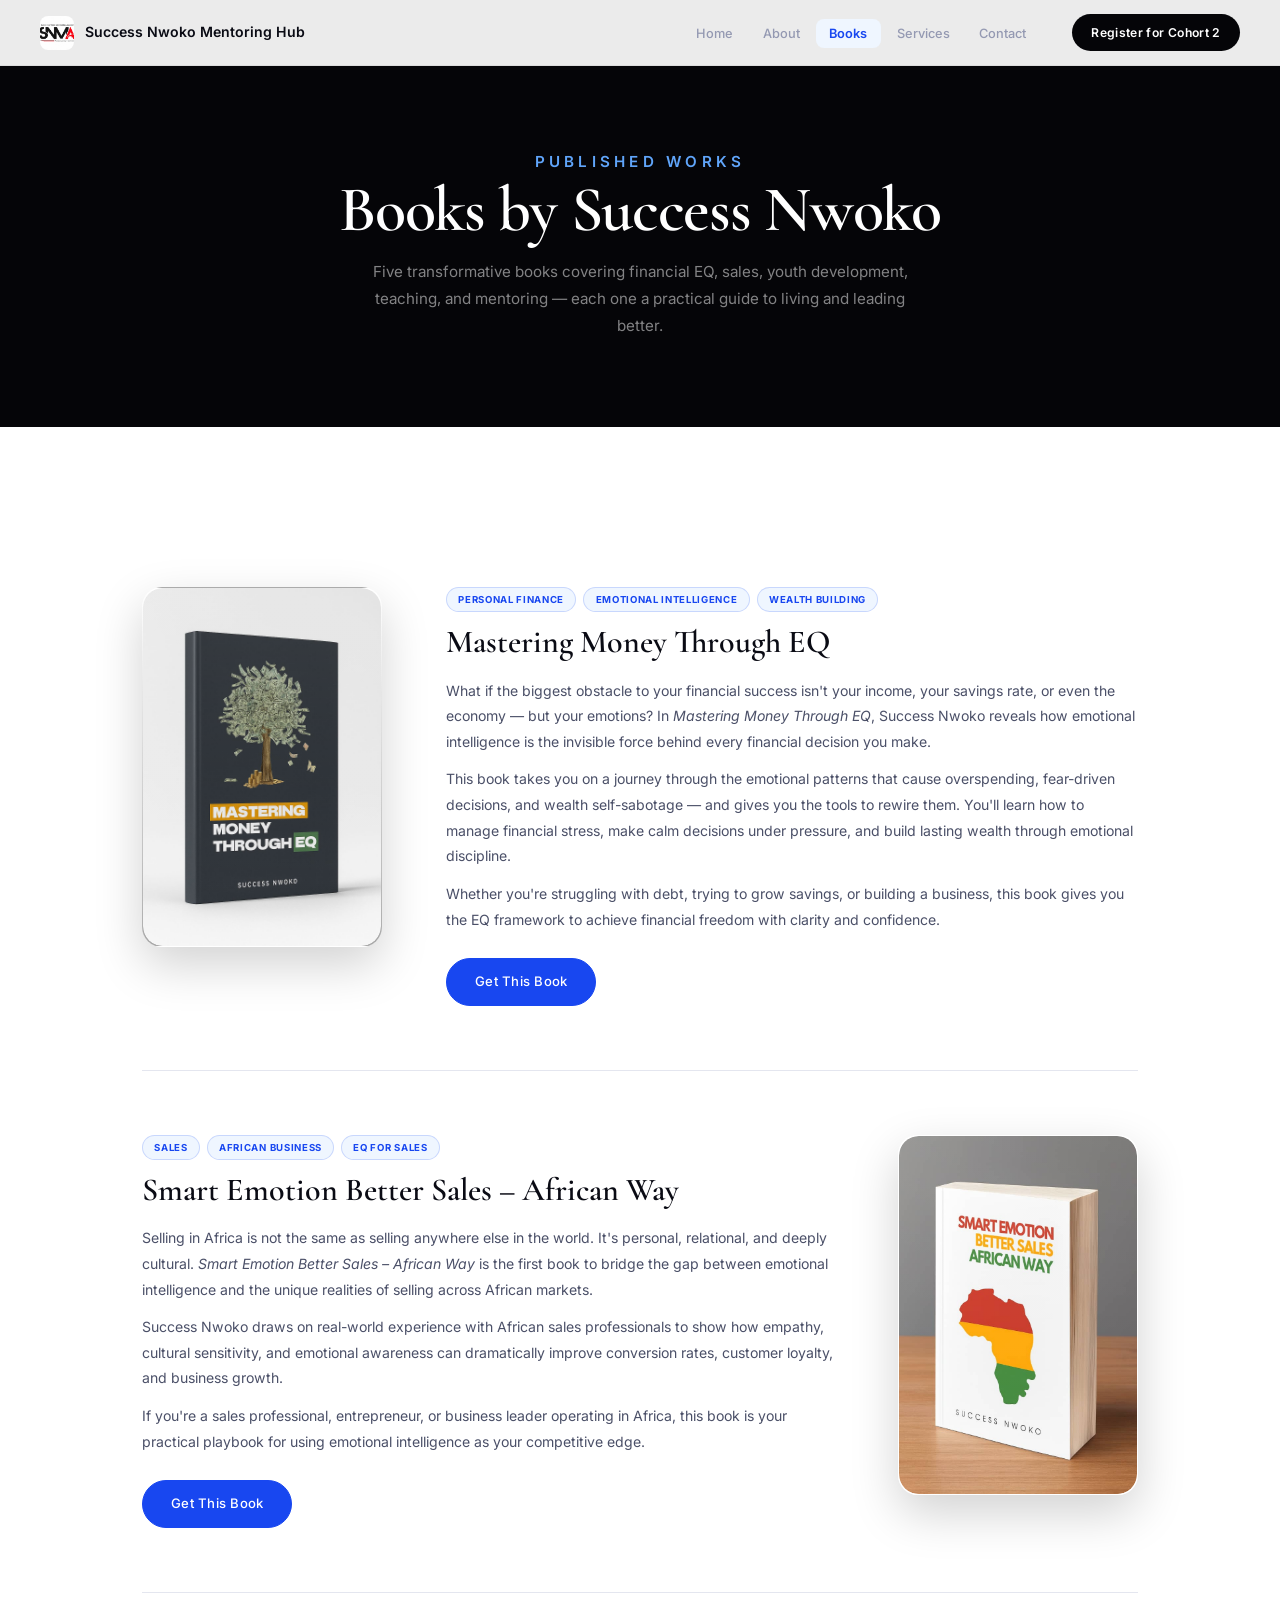
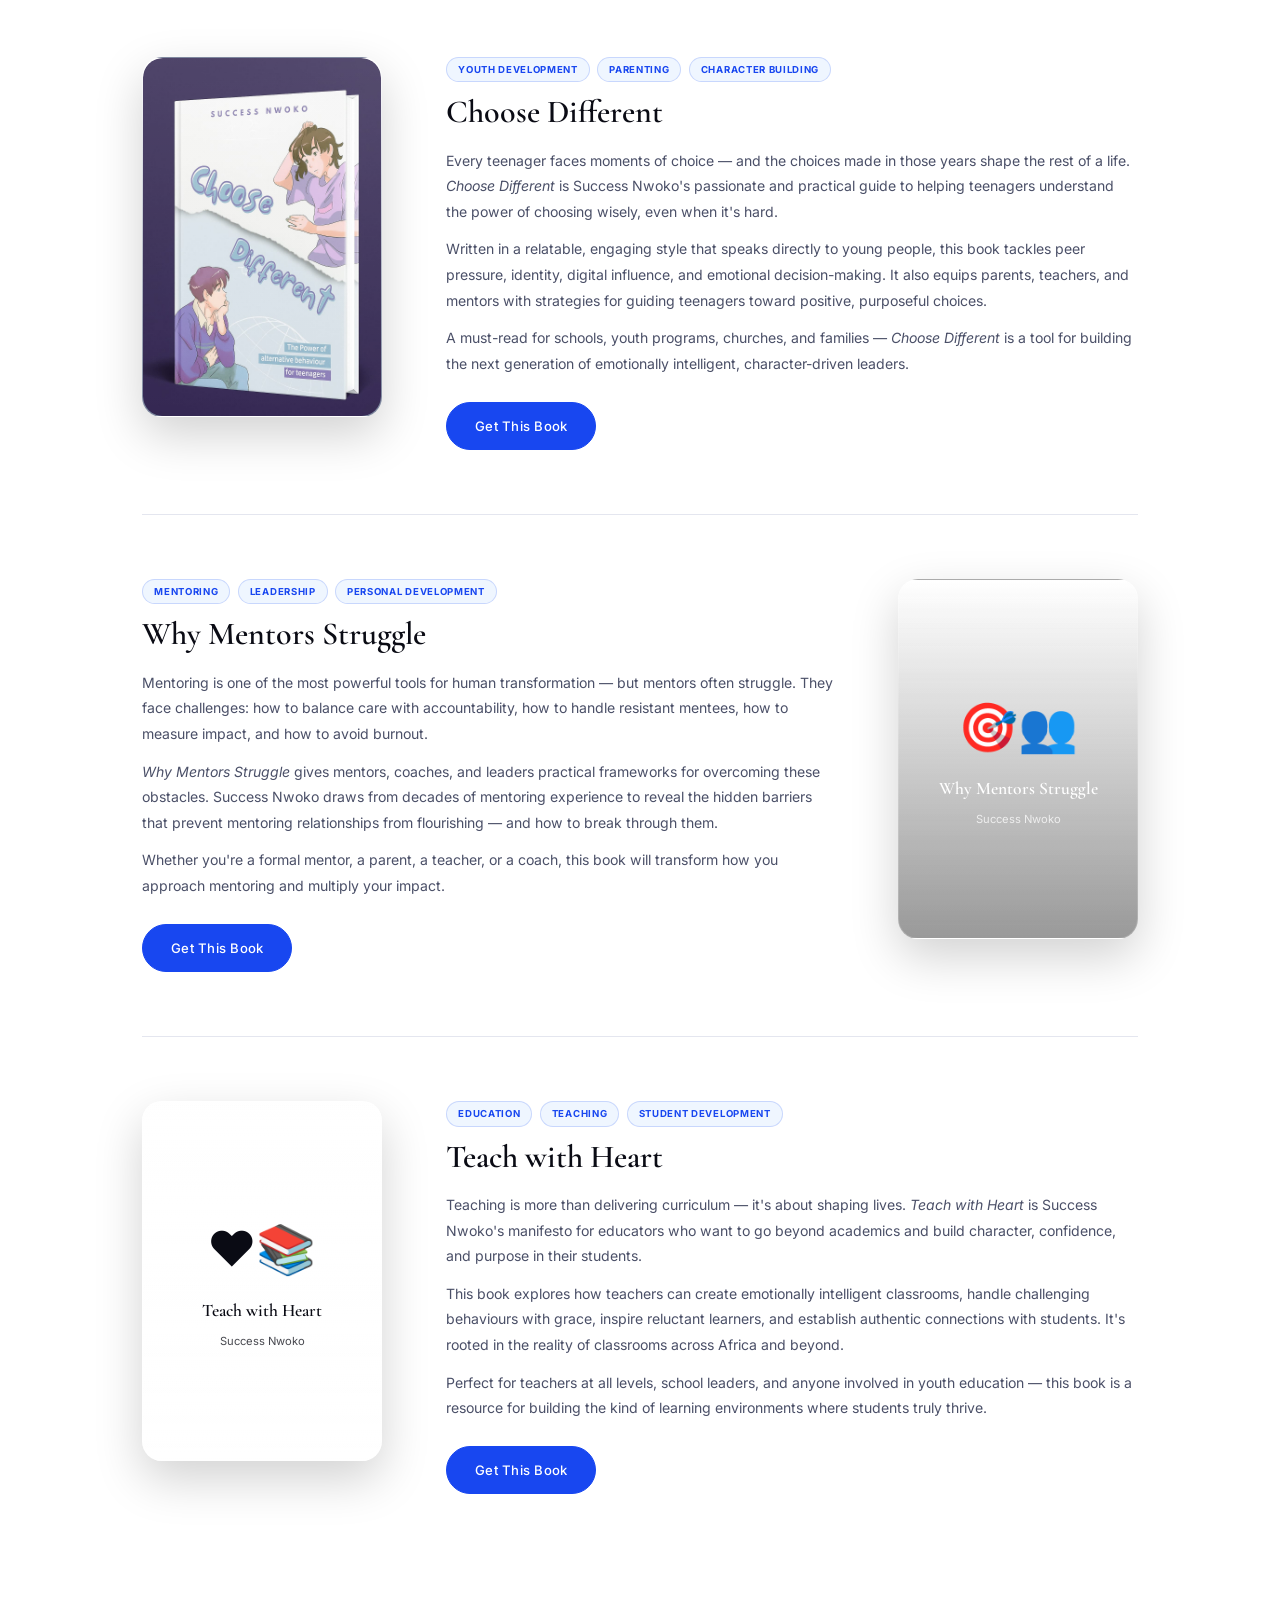
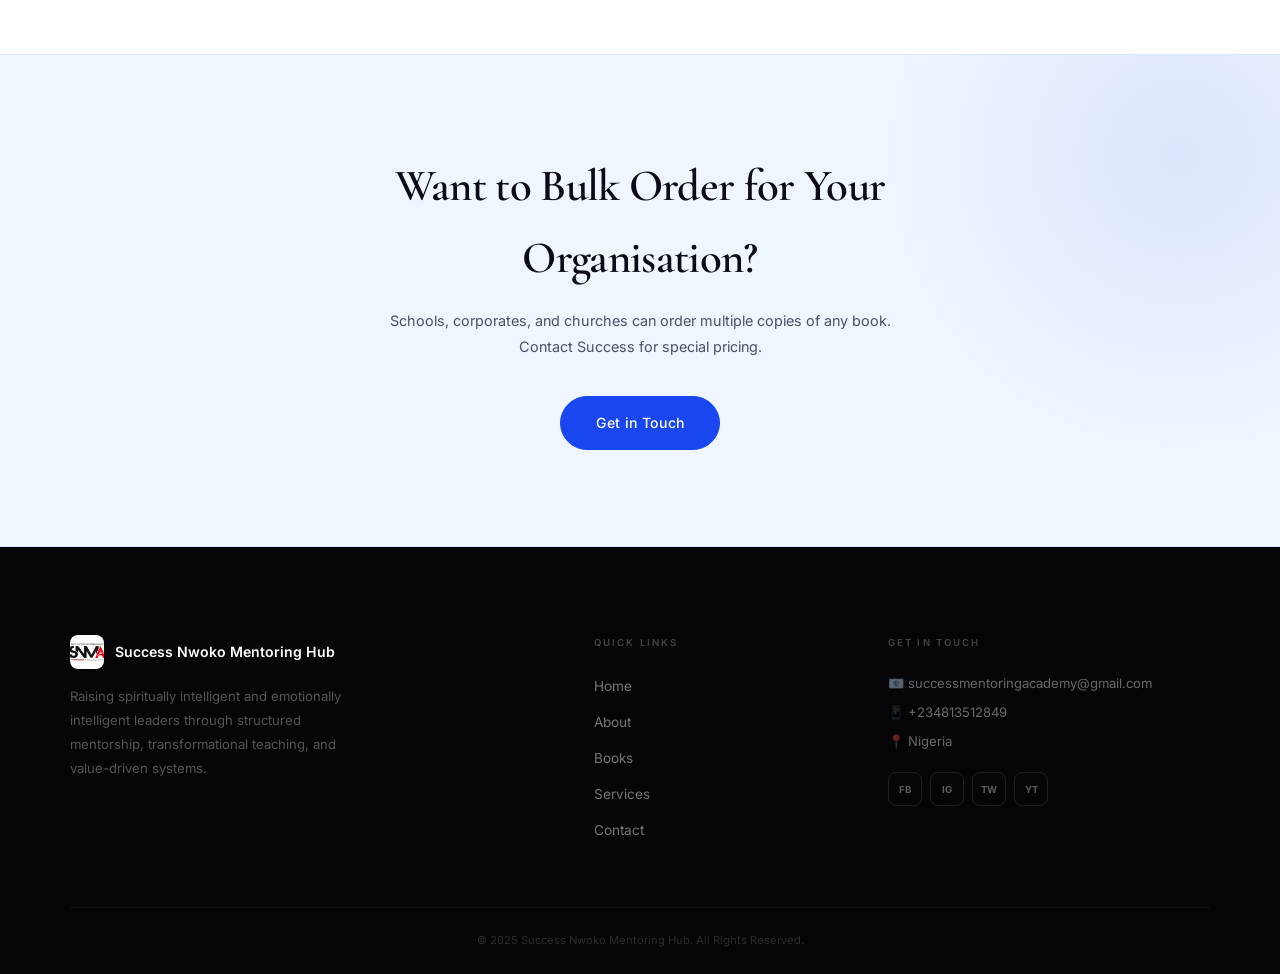
<file: books.html>
<!DOCTYPE html>
<html lang="en">
<head>
  <meta charset="UTF-8" />
  <meta name="viewport" content="width=device-width, initial-scale=1.0" />
  <title>Books – Success Nwoko Mentoring Hub</title>
  <link rel="preconnect" href="https://fonts.googleapis.com">
  <link rel="preconnect" href="https://fonts.gstatic.com" crossorigin>
  <link href="https://fonts.googleapis.com/css2?family=Playfair+Display:wght@700;900&family=DM+Sans:wght@300;400;500;600&family=Bebas+Neue&display=swap" rel="stylesheet">
  <link rel="stylesheet" href="css/style.css" />
</head>
<body>

  <nav class="nav" id="nav">
    <div class="nav__inner">
      <a href="index.html" class="nav__logo">
        <img class="nav__logo-img" src="assets/logo.jpg" alt="Success Nwoko Mentoring Academy logo">
        <span class="nav__logo-text">Success Nwoko Mentoring Hub</span>
      </a>
      <ul class="nav__links" id="navLinks">
        <li><a href="index.html" class="nav__link">Home</a></li>
        <li><a href="about.html" class="nav__link">About</a></li>
        <li><a href="books.html" class="nav__link active">Books</a></li>
        <li><a href="services.html" class="nav__link">Services</a></li>
        <li><a href="contact.html" class="nav__link">Contact</a></li>
      </ul>
      <a href="cohort2.html" class="nav__cta">Register for Cohort 2</a>
      <button class="nav__burger" id="burger" aria-label="Menu">
        <span></span><span></span><span></span>
      </button>
    </div>
  </nav>

  <section class="page-hero">
    <p class="section-eyebrow">Published Works</p>
    <h1>Books by Success Nwoko</h1>
    <p>Five transformative books covering financial EQ, sales, youth development, teaching, and mentoring — each one a practical guide to living and leading better.</p>
  </section>

  <section class="books-page">

    <div class="book-full fade-up">
      <div class="book-cover-lg book-cover-lg--dark">
        <img class="book-cover-lg__img" src="assets/book-mastering-money-through-eq.jpg" alt="Mastering Money Through EQ">
      </div>
      <div class="book-details">
        <div class="book-tags">
          <span class="tag">Personal Finance</span>
          <span class="tag">Emotional Intelligence</span>
          <span class="tag">Wealth Building</span>
        </div>
        <h2>Mastering Money Through EQ</h2>
        <p>
          What if the biggest obstacle to your financial success isn't your income, your savings rate, or even the economy — but your emotions? In <em>Mastering Money Through EQ</em>, Success Nwoko reveals how emotional intelligence is the invisible force behind every financial decision you make.
        </p>
        <p>
          This book takes you on a journey through the emotional patterns that cause overspending, fear-driven decisions, and wealth self-sabotage — and gives you the tools to rewire them. You'll learn how to manage financial stress, make calm decisions under pressure, and build lasting wealth through emotional discipline.
        </p>
        <p>
          Whether you're struggling with debt, trying to grow savings, or building a business, this book gives you the EQ framework to achieve financial freedom with clarity and confidence.
        </p>
        <a href="contact.html" class="btn btn--gold">Get This Book</a>
      </div>
    </div>

    <div class="book-full fade-up">
      <div class="book-cover-lg book-cover-lg--white">
        <img class="book-cover-lg__img" src="assets/book-smart-emotion-better-sales.jpg" alt="Smart Emotion Better Sales">
      </div>
      <div class="book-details">
        <div class="book-tags">
          <span class="tag">Sales</span>
          <span class="tag">African Business</span>
          <span class="tag">EQ for Sales</span>
        </div>
        <h2>Smart Emotion Better Sales – African Way</h2>
        <p>
          Selling in Africa is not the same as selling anywhere else in the world. It's personal, relational, and deeply cultural. <em>Smart Emotion Better Sales – African Way</em> is the first book to bridge the gap between emotional intelligence and the unique realities of selling across African markets.
        </p>
        <p>
          Success Nwoko draws on real-world experience with African sales professionals to show how empathy, cultural sensitivity, and emotional awareness can dramatically improve conversion rates, customer loyalty, and business growth.
        </p>
        <p>
          If you're a sales professional, entrepreneur, or business leader operating in Africa, this book is your practical playbook for using emotional intelligence as your competitive edge.
        </p>
        <a href="contact.html" class="btn btn--gold">Get This Book</a>
      </div>
    </div>

    <div class="book-full fade-up">
      <div class="book-cover-lg book-cover-lg--purple">
        <img class="book-cover-lg__img" src="assets/book-choose-different.jpg" alt="Choose Different">
      </div>
      <div class="book-details">
        <div class="book-tags">
          <span class="tag">Youth Development</span>
          <span class="tag">Parenting</span>
          <span class="tag">Character Building</span>
        </div>
        <h2>Choose Different</h2>
        <p>
          Every teenager faces moments of choice — and the choices made in those years shape the rest of a life. <em>Choose Different</em> is Success Nwoko's passionate and practical guide to helping teenagers understand the power of choosing wisely, even when it's hard.
        </p>
        <p>
          Written in a relatable, engaging style that speaks directly to young people, this book tackles peer pressure, identity, digital influence, and emotional decision-making. It also equips parents, teachers, and mentors with strategies for guiding teenagers toward positive, purposeful choices.
        </p>
        <p>
          A must-read for schools, youth programs, churches, and families — <em>Choose Different</em> is a tool for building the next generation of emotionally intelligent, character-driven leaders.
        </p>
        <a href="contact.html" class="btn btn--gold">Get This Book</a>
      </div>
    </div>

    <div class="book-full fade-up">
      <div class="book-cover-lg book-cover-lg--dark">
        <div class="emoji">🎯👥</div>
        <h3>Why Mentors Struggle</h3>
        <p>Success Nwoko</p>
      </div>
      <div class="book-details">
        <div class="book-tags">
          <span class="tag">Mentoring</span>
          <span class="tag">Leadership</span>
          <span class="tag">Personal Development</span>
        </div>
        <h2>Why Mentors Struggle</h2>
        <p>
          Mentoring is one of the most powerful tools for human transformation — but mentors often struggle. They face challenges: how to balance care with accountability, how to handle resistant mentees, how to measure impact, and how to avoid burnout.
        </p>
        <p>
          <em>Why Mentors Struggle</em> gives mentors, coaches, and leaders practical frameworks for overcoming these obstacles. Success Nwoko draws from decades of mentoring experience to reveal the hidden barriers that prevent mentoring relationships from flourishing — and how to break through them.
        </p>
        <p>
          Whether you're a formal mentor, a parent, a teacher, or a coach, this book will transform how you approach mentoring and multiply your impact.
        </p>
        <a href="contact.html" class="btn btn--gold">Get This Book</a>
      </div>
    </div>

    <div class="book-full fade-up">
      <div class="book-cover-lg book-cover-lg--white">
        <div class="emoji">❤️📚</div>
        <h3 style="color:var(--text);">Teach with Heart</h3>
        <p style="color:rgba(var(--dark-rgb), 0.5);">Success Nwoko</p>
      </div>
      <div class="book-details">
        <div class="book-tags">
          <span class="tag">Education</span>
          <span class="tag">Teaching</span>
          <span class="tag">Student Development</span>
        </div>
        <h2>Teach with Heart</h2>
        <p>
          Teaching is more than delivering curriculum — it's about shaping lives. <em>Teach with Heart</em> is Success Nwoko's manifesto for educators who want to go beyond academics and build character, confidence, and purpose in their students.
        </p>
        <p>
          This book explores how teachers can create emotionally intelligent classrooms, handle challenging behaviours with grace, inspire reluctant learners, and establish authentic connections with students. It's rooted in the reality of classrooms across Africa and beyond.
        </p>
        <p>
          Perfect for teachers at all levels, school leaders, and anyone involved in youth education — this book is a resource for building the kind of learning environments where students truly thrive.
        </p>
        <a href="contact.html" class="btn btn--gold">Get This Book</a>
      </div>
    </div>

  </section>

  <section class="cta-banner">
    <div class="cta-banner__orb"></div>
    <div class="cta-banner__content">
      <h2>Want to Bulk Order for Your Organisation?</h2>
      <p>Schools, corporates, and churches can order multiple copies of any book. Contact Success for special pricing.</p>
      <a href="contact.html" class="btn btn--gold btn--lg">Get in Touch</a>
    </div>
  </section>

  <footer class="footer">
    <div class="footer__inner">
      <div class="footer__brand">
        <a href="index.html" class="nav__logo">
          <img class="nav__logo-img" src="assets/logo.jpg" alt="Success Nwoko Mentoring Academy logo">
          <span class="nav__logo-text">Success Nwoko Mentoring Hub</span>
        </a>
        <p>Raising spiritually intelligent and emotionally intelligent leaders through structured mentorship, transformational teaching, and value-driven systems.</p>
      </div>
      <div class="footer__links">
        <h4>Quick Links</h4>
        <ul>
          <li><a href="index.html">Home</a></li>
          <li><a href="about.html">About</a></li>
          <li><a href="books.html">Books</a></li>
          <li><a href="services.html">Services</a></li>
          <li><a href="contact.html">Contact</a></li>
        </ul>
      </div>
      <div class="footer__contact">
        <h4>Get in Touch</h4>
        <p>📧 successmentoringacademy@gmail.com</p>
        <p>📱 +234813512849</p>
        <p>📍 Nigeria</p>
        <div class="footer__socials">
          <a href="#" class="social-link">FB</a>
          <a href="#" class="social-link">IG</a>
          <a href="#" class="social-link">TW</a>
          <a href="#" class="social-link">YT</a>
        </div>
      </div>
    </div>
    <div class="footer__bottom">
      <p>© 2025 Success Nwoko Mentoring Hub. All Rights Reserved.</p>
    </div>
  </footer>

  <script src="js/main.js"></script>
</body>
</html>
</file>
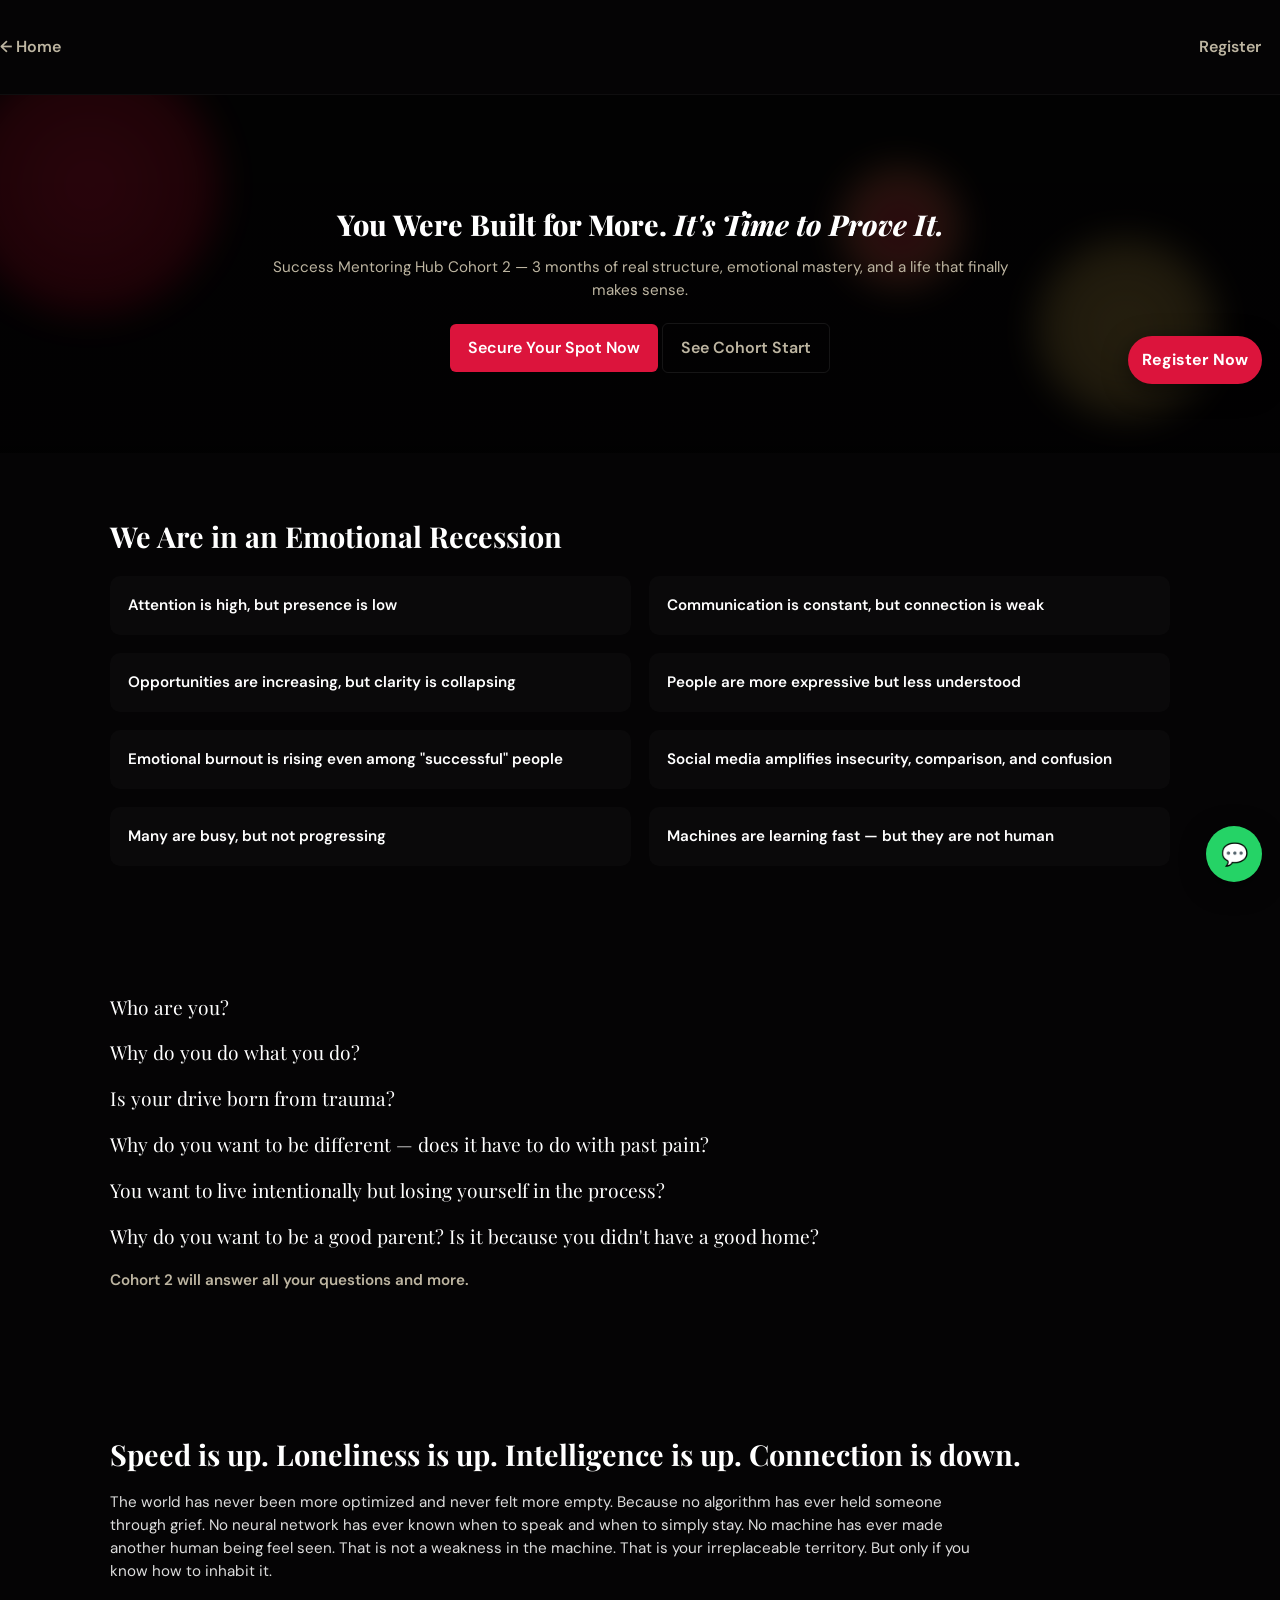
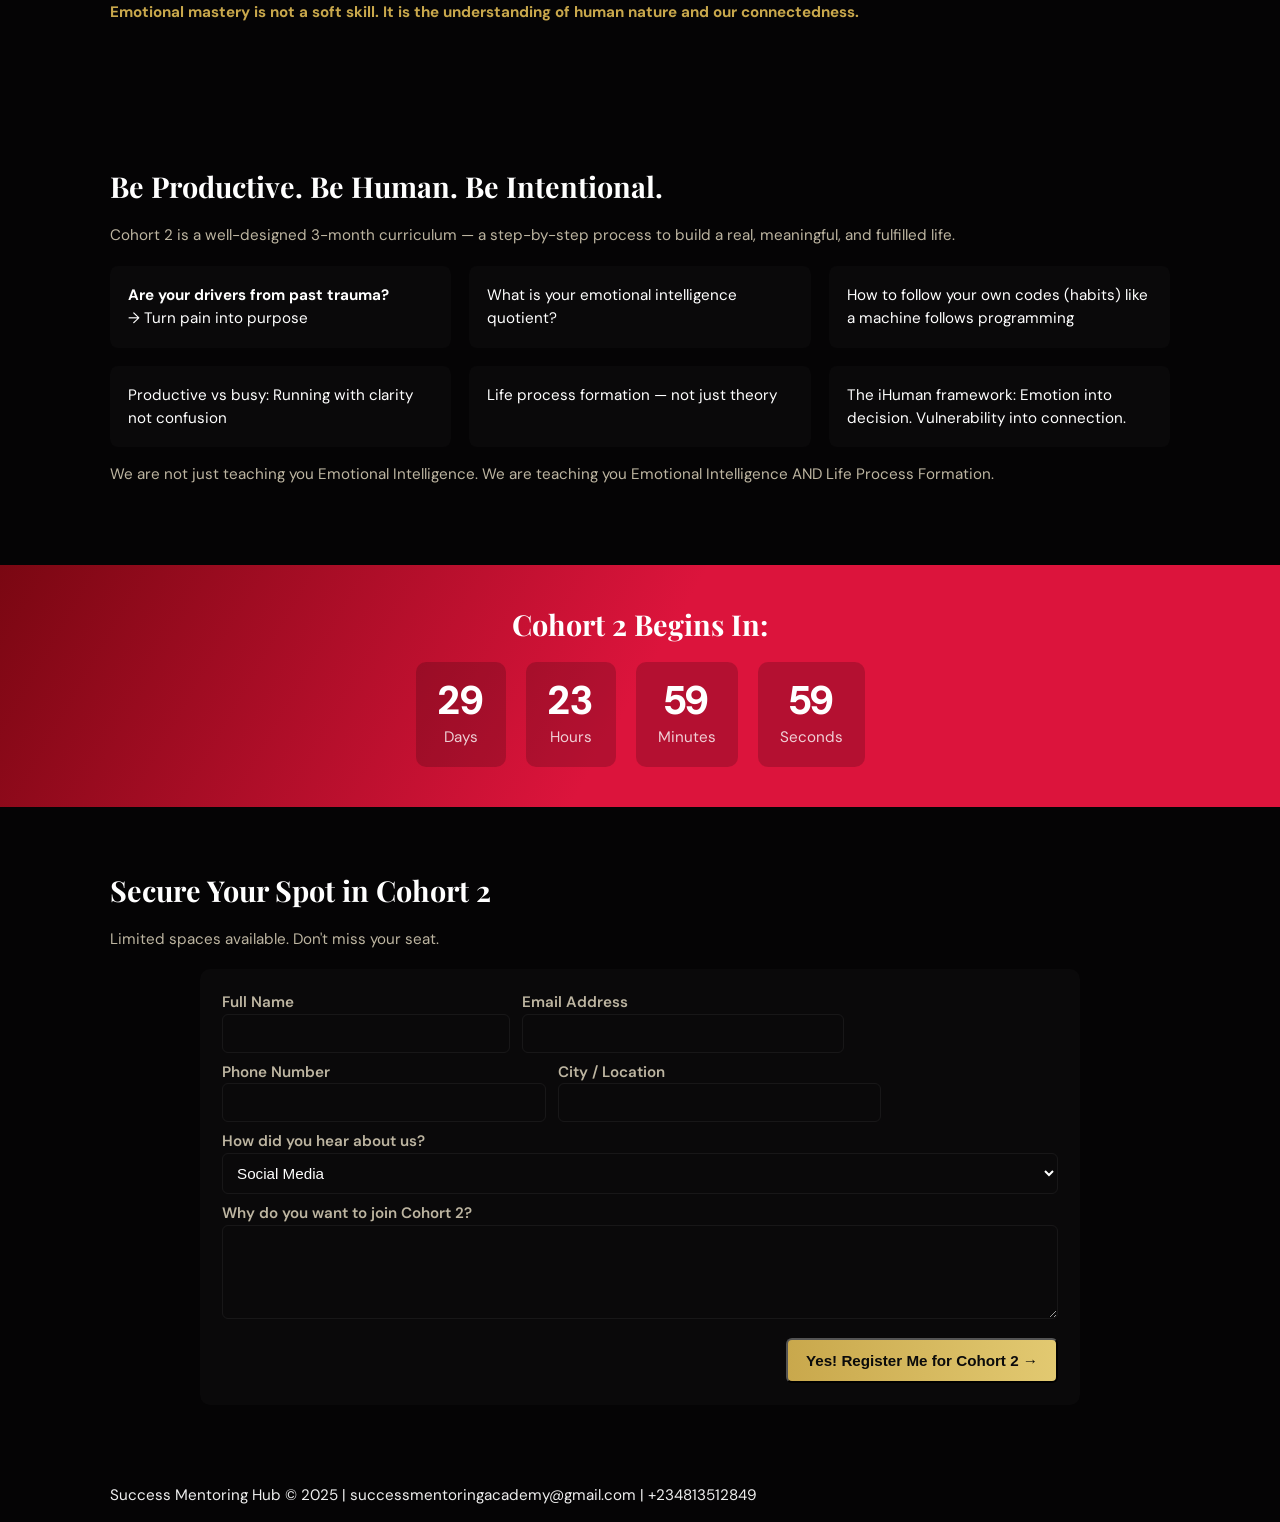
<file: cohort2.html>
<!DOCTYPE html>
<html lang="en">
<head>
  <meta charset="utf-8" />
  <meta name="viewport" content="width=device-width,initial-scale=1" />
  <title>Success Mentoring Hub — Cohort 2</title>
  <link rel="preconnect" href="https://fonts.googleapis.com">
  <link rel="preconnect" href="https://fonts.gstatic.com" crossorigin>
  <link href="https://fonts.googleapis.com/css2?family=Playfair+Display:wght@600;700;900&family=DM+Sans:wght@300;400;500;700&display=swap" rel="stylesheet">
  <link rel="stylesheet" href="css/cohort2.css" />
</head>
<body>
  <a class="skip-link" href="#main">Skip to content</a>

  <header class="cohort-header">
    <div class="cohort-header__inner">
      <a href="index.html" class="cohort-logo">← Home</a>
      <nav class="cohort-nav">
        <a href="https://selar.com/1vb211c773" target="_blank" rel="noopener noreferrer" class="btn btn--ghost">Register</a>
      </nav>
    </div>
  </header>

  <main id="main">
    <!-- HERO -->
    <section class="hero-ctn hero--dark">
      <div class="orbs">
        <span class="orb orb--one"></span>
        <span class="orb orb--two"></span>
        <span class="orb orb--three"></span>
      </div>
      <div class="hero-ctn__inner container">
        <h1 class="hero-ctn__title">You Were Built for More. <em>It's Time to Prove It.</em></h1>
        <p class="hero-ctn__subtitle">Success Mentoring Hub Cohort 2 — 3 months of real structure, emotional mastery, and a life that finally makes sense.</p>
        <div class="hero-ctn__actions">
          <a href="https://selar.com/1vb211c773" target="_blank" rel="noopener noreferrer" class="btn btn--primary">Secure Your Spot Now</a>
          <a href="#countdown" class="btn btn--outline">See Cohort Start</a>
        </div>
      </div>
    </section>

    <!-- EMOTIONAL HOOK -->
    <section class="section hook fade-in">
      <div class="container">
        <h2 class="section-title">We Are in an Emotional Recession</h2>
        <div class="hook-grid">
          <div class="hook-card">Attention is high, but presence is low</div>
          <div class="hook-card">Communication is constant, but connection is weak</div>
          <div class="hook-card">Opportunities are increasing, but clarity is collapsing</div>
          <div class="hook-card">People are more expressive but less understood</div>
          <div class="hook-card">Emotional burnout is rising even among "successful" people</div>
          <div class="hook-card">Social media amplifies insecurity, comparison, and confusion</div>
          <div class="hook-card">Many are busy, but not progressing</div>
          <div class="hook-card">Machines are learning fast — but they are not human</div>
        </div>
      </div>
    </section>

    <!-- IDENTITY QUESTIONS -->
    <section class="section identity fade-in">
      <div class="container">
        <div class="identity-questions">
          <div class="question">Who are you?</div>
          <div class="question">Why do you do what you do?</div>
          <div class="question">Is your drive born from trauma?</div>
          <div class="question">Why do you want to be different — does it have to do with past pain?</div>
          <div class="question">You want to live intentionally but losing yourself in the process?</div>
          <div class="question">Why do you want to be a good parent? Is it because you didn't have a good home?</div>
        </div>
        <p class="identity-cta">Cohort 2 will answer all your questions and more.</p>
      </div>
    </section>

    <!-- HUMAN ADVANTAGE -->
    <section class="section human fade-in">
      <div class="container">
        <h2 class="section-title">Speed is up. Loneliness is up. Intelligence is up. Connection is down.</h2>
        <p class="body-lead">The world has never been more optimized and never felt more empty.
        Because no algorithm has ever held someone through grief.
        No neural network has ever known when to speak and when to simply stay.
        No machine has ever made another human being feel seen.
        That is not a weakness in the machine. That is your irreplaceable territory.
        But only if you know how to inhabit it.</p>
        <p class="human-gold">Emotional mastery is not a soft skill. It is the understanding of human nature and our connectedness.</p>
      </div>
    </section>

    <!-- WHAT YOU WILL LEARN -->
    <section class="section learn fade-in">
      <div class="container">
        <h2 class="section-title">Be Productive. Be Human. Be Intentional.</h2>
        <p class="subtext">Cohort 2 is a well-designed 3-month curriculum — a step-by-step process to build a real, meaningful, and fulfilled life.</p>
        <div class="learn-grid">
          <div class="learn-card"><strong>Are your drivers from past trauma?</strong><br/>→ Turn pain into purpose</div>
          <div class="learn-card">What is your emotional intelligence quotient?</div>
          <div class="learn-card">How to follow your own codes (habits) like a machine follows programming</div>
          <div class="learn-card">Productive vs busy: Running with clarity not confusion</div>
          <div class="learn-card">Life process formation — not just theory</div>
          <div class="learn-card">The iHuman framework: Emotion into decision. Vulnerability into connection.</div>
        </div>
        <p class="learn-bottom">We are not just teaching you Emotional Intelligence. We are teaching you Emotional Intelligence AND Life Process Formation.</p>
      </div>
    </section>

    <!-- COUNTDOWN -->
    <section id="countdown" class="section countdown fade-in">
      <div class="countdown__inner container">
        <h2 class="section-title">Cohort 2 Begins In:</h2>
        <div class="countdown-timer" aria-live="polite">
          <div class="countdown-item"><span id="days">00</span><small>Days</small></div>
          <div class="countdown-item"><span id="hours">00</span><small>Hours</small></div>
          <div class="countdown-item"><span id="minutes">00</span><small>Minutes</small></div>
          <div class="countdown-item"><span id="seconds">00</span><small>Seconds</small></div>
        </div>
      </div>
    </section>

    <!-- REGISTRATION FORM -->
    <section id="registration" class="section registration fade-in">
      <div class="container">
        <h2 class="section-title">Secure Your Spot in Cohort 2</h2>
        <p class="subtext">Limited spaces available. Don't miss your seat.</p>
        <form id="cohortForm" class="reg-form" novalidate>
          <div class="form-row">
            <label>Full Name <input type="text" name="name" required></label>
            <label>Email Address <input type="email" name="email" required></label>
          </div>
          <div class="form-row">
            <label>Phone Number <input type="tel" name="phone" required></label>
            <label>City / Location <input type="text" name="city" required></label>
          </div>
          <label>How did you hear about us?
            <select name="source">
              <option>Social Media</option>
              <option>Friend/Family</option>
              <option>Success Nwoko Website</option>
              <option>WhatsApp</option>
              <option>Other</option>
            </select>
          </label>
          <label>Why do you want to join Cohort 2?
            <textarea name="reason" rows="4"></textarea>
          </label>
          <div class="form-actions">
            <button type="submit" class="btn btn--gold">Yes! Register Me for Cohort 2 →</button>
          </div>
        </form>
        <div id="formSuccess" class="form-success" hidden>
          <h3>Thank you! You're registered.</h3>
          <p>We'll be in touch at successmentoringacademy@gmail.com</p>
        </div>
      </div>
    </section>
  </main>

  <!-- STICKY REGISTER BUTTON -->
  <a class="sticky-register" href="https://selar.com/1vb211c773" target="_blank" rel="noopener noreferrer">Register Now</a>

  <!-- WHATSAPP FAB -->
  <a class="whatsapp-fab" href="https://wa.me/234813512849" target="_blank" rel="noopener noreferrer" aria-label="Chat on WhatsApp">💬</a>

  <footer class="cohort-footer">
    <div class="container">
      <p>Success Mentoring Hub © 2025 | successmentoringacademy@gmail.com | +234813512849</p>
    </div>
  </footer>

  <script>
    // Countdown target: 30 days from now
    const target = new Date();
    target.setDate(target.getDate() + 30);

    function updateCountdown() {
      const now = new Date();
      const diff = target - now;
      if (diff <= 0) {
        document.getElementById('days').textContent = '00';
        document.getElementById('hours').textContent = '00';
        document.getElementById('minutes').textContent = '00';
        document.getElementById('seconds').textContent = '00';
        clearInterval(countdownInterval);
        return;
      }
      const days = Math.floor(diff / (1000 * 60 * 60 * 24));
      const hours = Math.floor((diff / (1000 * 60 * 60)) % 24);
      const minutes = Math.floor((diff / (1000 * 60)) % 60);
      const seconds = Math.floor((diff / 1000) % 60);
      document.getElementById('days').textContent = String(days).padStart(2,'0');
      document.getElementById('hours').textContent = String(hours).padStart(2,'0');
      document.getElementById('minutes').textContent = String(minutes).padStart(2,'0');
      document.getElementById('seconds').textContent = String(seconds).padStart(2,'0');
    }
    const countdownInterval = setInterval(updateCountdown, 1000);
    updateCountdown();

    // Fade-in on scroll
    const observer = new IntersectionObserver((entries)=>{
      entries.forEach(e=>{
        if (e.isIntersecting) e.target.classList.add('in-view');
      });
    }, {threshold: 0.12});
    document.querySelectorAll('.fade-in').forEach(el=>observer.observe(el));

    // Form handling
    const form = document.getElementById('cohortForm');
    const successEl = document.getElementById('formSuccess');
    form.addEventListener('submit', (e)=>{
      e.preventDefault();
      // Basic validation
      if (!form.checkValidity()) {
        form.reportValidity();
        return;
      }
      // Here you would send to server; we'll show success message
      form.hidden = true;
      successEl.hidden = false;
      window.scrollTo({top: successEl.offsetTop - 40, behavior: 'smooth'});
    });
  </script>
</body>
</html>
</file>
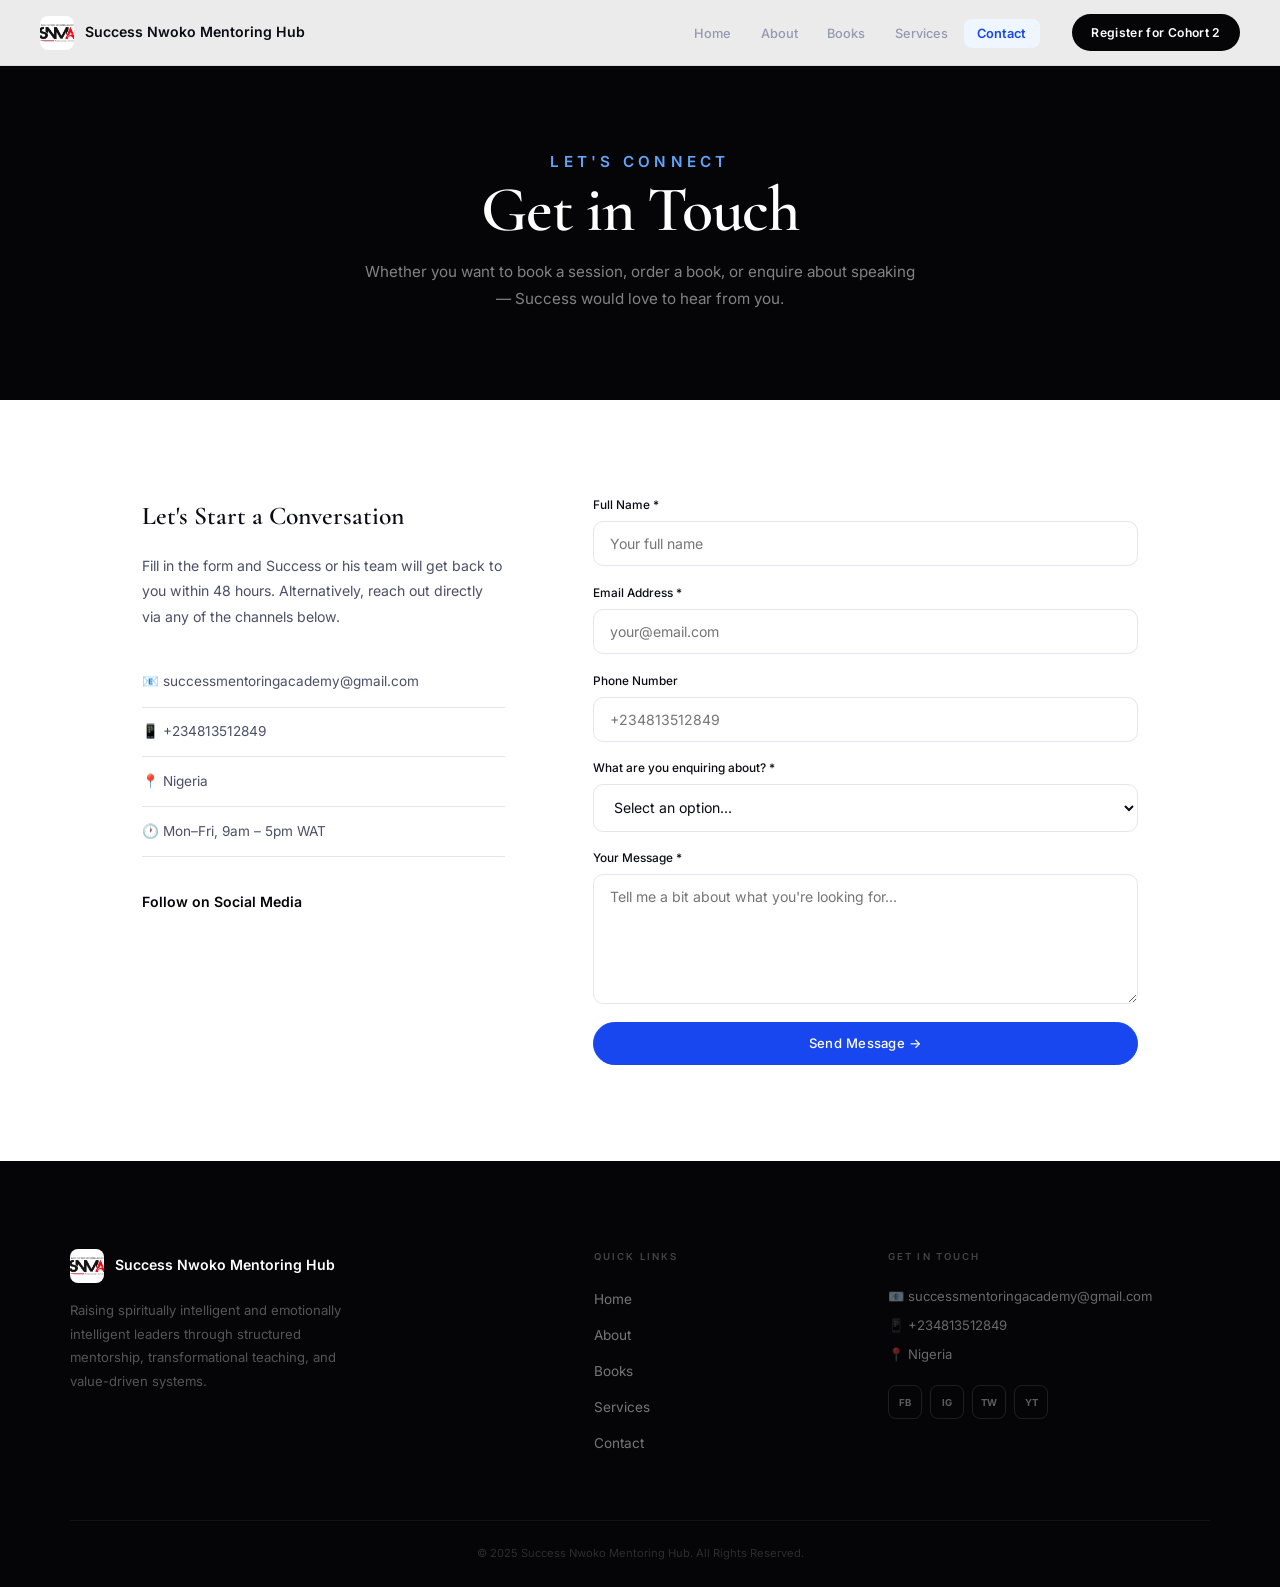
<file: contact.html>
<!DOCTYPE html>
<html lang="en">
<head>
  <meta charset="UTF-8" />
  <meta name="viewport" content="width=device-width, initial-scale=1.0" />
  <title>Contact – Success Nwoko Mentoring Hub</title>
  <link rel="preconnect" href="https://fonts.googleapis.com">
  <link rel="preconnect" href="https://fonts.gstatic.com" crossorigin>
  <link href="https://fonts.googleapis.com/css2?family=Playfair+Display:wght@700;900&family=DM+Sans:wght@300;400;500;600&family=Bebas+Neue&display=swap" rel="stylesheet">
  <link rel="stylesheet" href="css/style.css" />
</head>
<body>

  <nav class="nav" id="nav">
    <div class="nav__inner">
      <a href="index.html" class="nav__logo">
        <img class="nav__logo-img" src="assets/logo.jpg" alt="Success Nwoko Mentoring Academy logo">
        <span class="nav__logo-text">Success Nwoko Mentoring Hub</span>
      </a>
      <ul class="nav__links" id="navLinks">
        <li><a href="index.html" class="nav__link">Home</a></li>
        <li><a href="about.html" class="nav__link">About</a></li>
        <li><a href="books.html" class="nav__link">Books</a></li>
        <li><a href="services.html" class="nav__link">Services</a></li>
        <li><a href="contact.html" class="nav__link active">Contact</a></li>
      </ul>
      <a href="cohort2.html" class="nav__cta">Register for Cohort 2</a>
      <button class="nav__burger" id="burger" aria-label="Menu">
        <span></span><span></span><span></span>
      </button>
    </div>
  </nav>

  <section class="page-hero">
    <p class="section-eyebrow">Let's Connect</p>
    <h1>Get in Touch</h1>
    <p>Whether you want to book a session, order a book, or enquire about speaking — Success would love to hear from you.</p>
  </section>

  <section class="contact-page">
    <div class="contact-info fade-up">
      <h2>Let's Start a Conversation</h2>
      <p>Fill in the form and Success or his team will get back to you within 48 hours. Alternatively, reach out directly via any of the channels below.</p>

      <div class="contact-detail">📧 successmentoringacademy@gmail.com</div>
      <div class="contact-detail">📱 +234813512849</div>
      <div class="contact-detail">📍 Nigeria</div>
      <div class="contact-detail">🕐 Mon–Fri, 9am – 5pm WAT</div>

      <div style="margin-top:2rem;">
        <p style="font-weight:600; margin-bottom:0.75rem; color:var(--dark);">Follow on Social Media</p>
        <div class="footer__socials">
          <a href="#" class="social-link">FB</a>
          <a href="#" class="social-link">IG</a>
          <a href="#" class="social-link">TW</a>
          <a href="#" class="social-link">YT</a>
          <a href="#" class="social-link">LI</a>
        </div>
      </div>
    </div>

    <div class="fade-up">
      <form class="contact-form" id="contactForm">
        <div class="form-group">
          <label for="name">Full Name *</label>
          <input type="text" id="name" name="name" placeholder="Your full name" required />
        </div>
        <div class="form-group">
          <label for="email">Email Address *</label>
          <input type="email" id="email" name="email" placeholder="your@email.com" required />
        </div>
        <div class="form-group">
          <label for="phone">Phone Number</label>
          <input type="tel" id="phone" name="phone" placeholder="+234813512849" />
        </div>
        <div class="form-group">
          <label for="subject">What are you enquiring about? *</label>
          <select id="subject" name="subject" required>
            <option value="">Select an option...</option>
            <option value="coaching">1-on-1 EQ Coaching</option>
            <option value="financial">Financial Mindset Coaching</option>
            <option value="sales">Sales Training</option>
            <option value="youth">Youth Mentoring Programme</option>
            <option value="speaking">Speaking Engagement</option>
            <option value="corporate">Corporate Workshop</option>
            <option value="book">Book Order</option>
            <option value="other">Other</option>
          </select>
        </div>
        <div class="form-group">
          <label for="message">Your Message *</label>
          <textarea id="message" name="message" placeholder="Tell me a bit about what you're looking for..." required></textarea>
        </div>
        <button type="submit" class="btn btn--gold" style="width:100%; justify-content:center;">
          Send Message →
        </button>
        <div id="formSuccess" style="display:none; background:#e8f5e9; color:#2e7d32; padding:1rem; border-radius:8px; text-align:center; font-weight:600;">
          ✅ Thank you! Your message has been sent. We'll be in touch soon.
        </div>
      </form>
    </div>
  </section>

  <footer class="footer">
    <div class="footer__inner">
      <div class="footer__brand">
        <a href="index.html" class="nav__logo">
          <img class="nav__logo-img" src="assets/logo.jpg" alt="Success Nwoko Mentoring Academy logo">
          <span class="nav__logo-text">Success Nwoko Mentoring Hub</span>
        </a>
        <p>Raising spiritually intelligent and emotionally intelligent leaders through structured mentorship, transformational teaching, and value-driven systems.</p>
      </div>
      <div class="footer__links">
        <h4>Quick Links</h4>
        <ul>
          <li><a href="index.html">Home</a></li>
          <li><a href="about.html">About</a></li>
          <li><a href="books.html">Books</a></li>
          <li><a href="services.html">Services</a></li>
          <li><a href="contact.html">Contact</a></li>
        </ul>
      </div>
      <div class="footer__contact">
        <h4>Get in Touch</h4>
        <p>📧 successmentoringacademy@gmail.com</p>
        <p>📱 +234813512849</p>
        <p>📍 Nigeria</p>
        <div class="footer__socials">
          <a href="#" class="social-link">FB</a>
          <a href="#" class="social-link">IG</a>
          <a href="#" class="social-link">TW</a>
          <a href="#" class="social-link">YT</a>
        </div>
      </div>
    </div>
    <div class="footer__bottom">
      <p>© 2025 Success Nwoko Mentoring Hub. All Rights Reserved.</p>
    </div>
  </footer>

  <script src="js/main.js"></script>
</body>
</html>
</file>
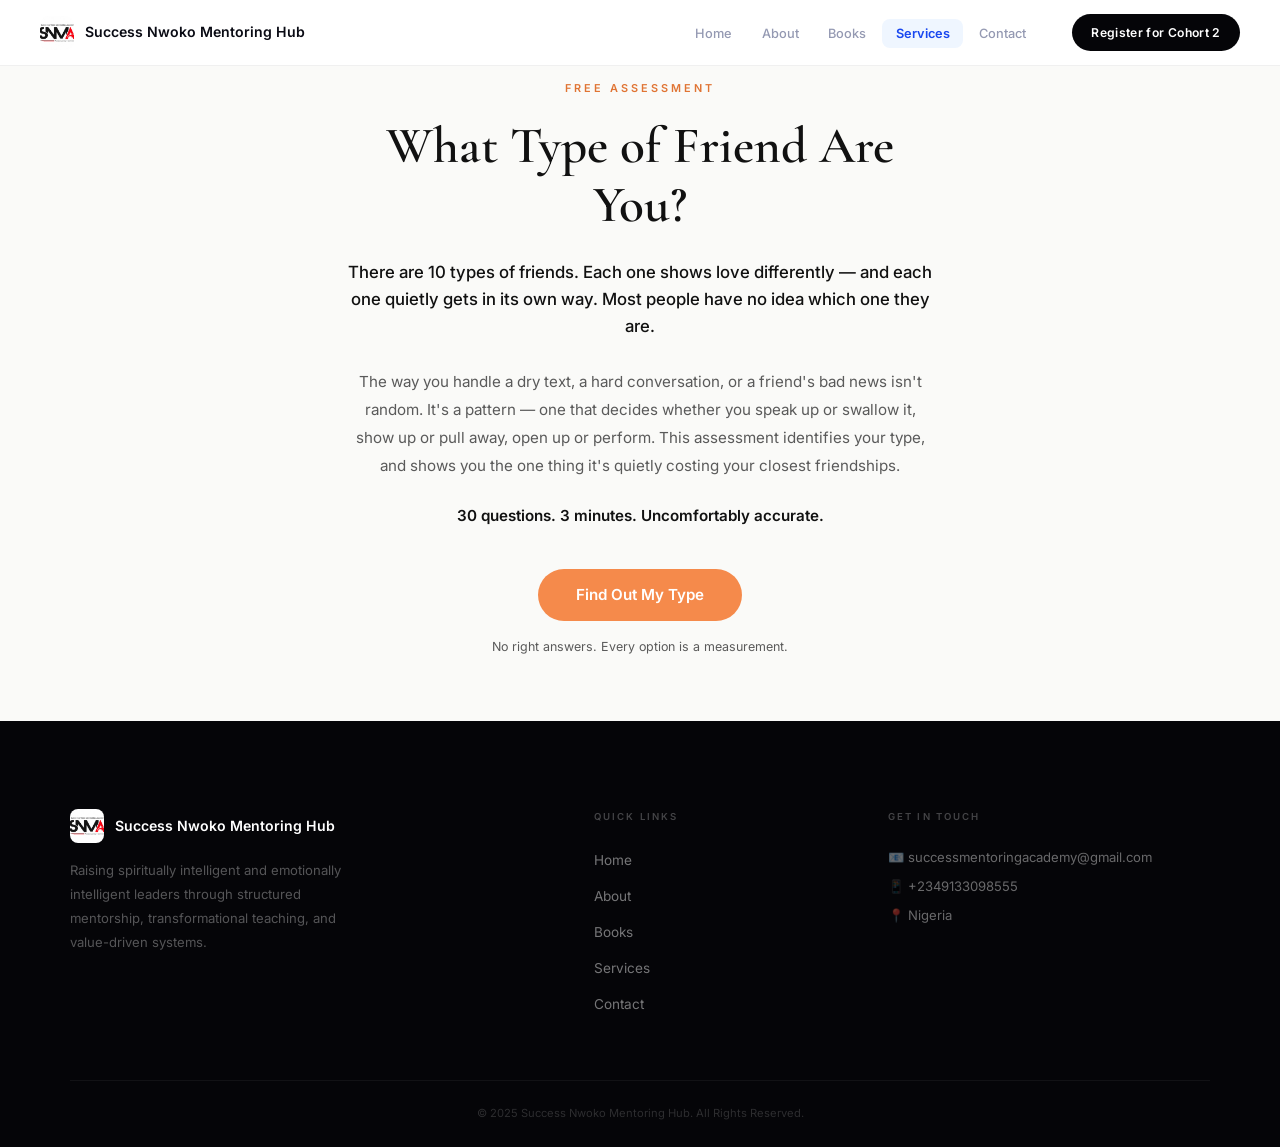
<file: friend-quiz.html>
<!DOCTYPE html>
<html lang="en">
<head>
<meta charset="UTF-8" />
<meta name="viewport" content="width=device-width, initial-scale=1.0" />
<title>What Type of Friend Are You? – Success Nwoko Mentoring Hub</title>
<link rel="preconnect" href="https://fonts.googleapis.com">
<link rel="preconnect" href="https://fonts.gstatic.com" crossorigin>
<link href="https://fonts.googleapis.com/css2?family=Cormorant+Garamond:ital,wght@0,300;0,400;0,600;0,700;1,300;1,400&family=Inter:wght@300;400;500;600;700&display=swap" rel="stylesheet">
<link rel="stylesheet" href="css/style.css" />
<style>
  :root{
    --fq-bg:#FAFAF8;
    --fq-text:#111111;
    --fq-text-light:#5A5A5A;
    --fq-accent:#F58A4B;
    --fq-accent-dark:#E07434;
    --fq-track:#ECECE6;
    --fq-border:#E5E4DD;
  }
  .fq-app{
    background:var(--fq-bg);
    color:var(--fq-text);
    font-family:var(--font-body);
    min-height:100vh;
  }
  .fq-stage{
    max-width:640px;
    margin:0 auto;
    padding:5rem 1.5rem 4rem;
    min-height:70vh;
    display:flex;
    flex-direction:column;
    justify-content:center;
  }
  .fq-hidden{ display:none !important; }

  /* LANDING */
  .fq-eyebrow{
    font-size:0.68rem;
    font-weight:600;
    letter-spacing:0.28em;
    text-transform:uppercase;
    color:var(--fq-accent-dark);
    margin-bottom:1.25rem;
    text-align:center;
  }
  .fq-landing h1{
    font-family:var(--font-display);
    font-size:clamp(2.1rem,5vw,3.2rem);
    font-weight:600;
    text-align:center;
    line-height:1.15;
    margin-bottom:1.5rem;
  }
  .fq-landing .fq-sub{
    font-size:1.05rem;
    font-weight:500;
    text-align:center;
    color:var(--fq-text);
    line-height:1.6;
    margin-bottom:1.75rem;
  }
  .fq-landing .fq-body{
    font-size:0.95rem;
    color:var(--fq-text-light);
    line-height:1.85;
    text-align:center;
    margin-bottom:1.5rem;
  }
  .fq-landing .fq-tagline{
    font-size:0.95rem;
    font-weight:600;
    text-align:center;
    margin-bottom:2.5rem;
  }
  .fq-cta-wrap{ text-align:center; }
  .fq-btn{
    display:inline-flex;
    align-items:center;
    gap:0.6rem;
    background:var(--fq-accent);
    color:#fff;
    border:none;
    padding:1.05rem 2.4rem;
    border-radius:100px;
    font-family:var(--font-body);
    font-weight:600;
    font-size:0.95rem;
    cursor:pointer;
    transition:all 0.2s ease;
    text-decoration:none;
  }
  .fq-btn:hover{ background:var(--fq-accent-dark); transform:translateY(-2px); }
  .fq-btn:disabled{ opacity:0.5; cursor:not-allowed; transform:none; }
  .fq-btn--ghost{
    background:transparent;
    color:var(--fq-text);
    border:1.5px solid var(--fq-border);
  }
  .fq-btn--ghost:hover{ background:var(--fq-track); }
  .fq-microtext{
    font-size:0.78rem;
    color:var(--fq-text-light);
    text-align:center;
    margin-top:1rem;
  }

  /* LEAD CAPTURE */
  .fq-lead h1, .fq-intro h1{
    font-family:var(--font-display);
    font-size:clamp(1.8rem,4vw,2.4rem);
    font-weight:600;
    text-align:center;
    margin-bottom:1rem;
  }
  .fq-lead p, .fq-intro p{
    font-size:0.95rem;
    color:var(--fq-text-light);
    line-height:1.75;
    text-align:center;
    margin-bottom:2rem;
  }
  .fq-field{
    margin-bottom:1rem;
  }
  .fq-field input{
    width:100%;
    padding:1rem 1.2rem;
    border:1.5px solid var(--fq-border);
    border-radius:12px;
    font-family:var(--font-body);
    font-size:0.95rem;
    background:#fff;
    color:var(--fq-text);
  }
  .fq-field input:focus{
    outline:none;
    border-color:var(--fq-accent);
  }
  .fq-error{
    color:#C0392B;
    font-size:0.8rem;
    margin-top:0.5rem;
    display:none;
    text-align:center;
  }

  /* QUIZ */
  .fq-quiz-wrap{ padding-bottom:6rem; }
  .fq-qnum{
    font-size:0.75rem;
    font-weight:600;
    letter-spacing:0.1em;
    color:var(--fq-accent-dark);
    text-align:center;
    margin-bottom:1.5rem;
  }
  .fq-question{
    font-family:var(--font-display);
    font-size:clamp(1.5rem,4vw,2rem);
    font-weight:600;
    text-align:center;
    line-height:1.3;
    margin-bottom:3rem;
  }
  .fq-scale{
    position:relative;
    display:flex;
    justify-content:space-between;
    align-items:center;
    max-width:420px;
    margin:0 auto 1rem;
    padding:0 6px;
  }
  .fq-scale::before{
    content:'';
    position:absolute;
    left:6px; right:6px; top:50%;
    height:2px;
    background:var(--fq-border);
    transform:translateY(-50%);
    z-index:0;
  }
  .fq-dot{
    position:relative;
    z-index:1;
    width:26px; height:26px;
    border-radius:50%;
    border:2px solid var(--fq-border);
    background:#fff;
    cursor:pointer;
    transition:all 0.15s ease;
    padding:0;
  }
  .fq-dot:hover{ border-color:var(--fq-accent); transform:scale(1.1); }
  .fq-dot.is-selected{
    background:var(--fq-accent);
    border-color:var(--fq-accent);
    transform:scale(1.15);
  }
  .fq-scale-labels{
    display:flex;
    justify-content:space-between;
    max-width:420px;
    margin:0 auto;
    font-size:0.7rem;
    color:var(--fq-text-light);
  }
  .fq-scale-labels span:nth-child(2){ text-align:center; flex:1; }
  .fq-scale-labels span:first-child{ text-align:left; width:90px; }
  .fq-scale-labels span:last-child{ text-align:right; width:90px; }

  .fq-back{
    position:fixed;
    top:calc(66px + 1rem);
    left:1.5rem;
    background:#fff;
    border:1.5px solid var(--fq-border);
    border-radius:50%;
    width:42px; height:42px;
    display:flex; align-items:center; justify-content:center;
    cursor:pointer;
    font-size:1.1rem;
    z-index:20;
  }
  .fq-back:hover{ background:var(--fq-track); }

  .fq-progress-bar{
    position:fixed;
    bottom:0; left:0; right:0;
    background:#fff;
    border-top:1px solid var(--fq-border);
    padding:0.85rem 1.5rem;
    z-index:20;
  }
  .fq-progress-track{
    max-width:640px;
    margin:0 auto 0.4rem;
    height:6px;
    background:var(--fq-track);
    border-radius:100px;
    overflow:hidden;
  }
  .fq-progress-fill{
    height:100%;
    background:var(--fq-accent);
    border-radius:100px;
    transition:width 0.3s ease;
    width:0%;
  }
  .fq-progress-pct{
    max-width:640px;
    margin:0 auto;
    text-align:center;
    font-size:0.75rem;
    color:var(--fq-text-light);
  }

  /* RESULTS */
  .fq-results{ max-width:720px; margin:0 auto; padding:4rem 1.5rem 5rem; }
  .fq-validity{
    background:#FFF4E8;
    border:1px solid #F2D2A9;
    color:#7A4A12;
    font-size:0.85rem;
    padding:1rem 1.25rem;
    border-radius:12px;
    margin-bottom:2.5rem;
    text-align:center;
  }
  .fq-reveal{ text-align:center; margin-bottom:3rem; }
  .fq-reveal h1{
    font-family:var(--font-display);
    font-size:clamp(2rem,5vw,2.8rem);
    font-weight:700;
    margin-bottom:1rem;
  }
  .fq-reveal p{
    font-size:0.95rem;
    color:var(--fq-text-light);
    line-height:1.8;
    max-width:520px;
    margin:0 auto;
  }
  .fq-master{
    background:#111111;
    color:#fff;
    border-radius:20px;
    padding:2.25rem 2rem;
    margin-bottom:2.5rem;
  }
  .fq-master-label{
    font-size:0.7rem;
    letter-spacing:0.15em;
    text-transform:uppercase;
    color:#F2B98A;
    margin-bottom:0.75rem;
  }
  .fq-master-bar-row{
    display:flex; align-items:center; gap:1rem; margin-bottom:1.25rem;
  }
  .fq-master-track{
    flex:1; height:14px; background:rgba(255,255,255,0.15); border-radius:100px; overflow:hidden;
  }
  .fq-master-fill{
    height:100%; background:var(--fq-accent); border-radius:100px; width:0%; min-width:2.75rem; transition:width 1s ease;
    display:flex; align-items:center; justify-content:flex-end;
  }
  .fq-master-score{ font-weight:700; font-size:0.95rem; min-width:2.5rem; text-align:right; }
  .fq-master-sentence{ font-size:0.9rem; line-height:1.7; color:#E8E8E8; }
  .fq-master-sentence strong{ color:#fff; }

  .fq-chart{ margin-bottom:3rem; }
  .fq-chart h3{
    font-family:var(--font-display);
    font-size:1.3rem;
    font-weight:600;
    margin-bottom:1.5rem;
    text-align:center;
  }
  .fq-bar-row{
    display:flex; align-items:center; gap:0.9rem; margin-bottom:1rem;
  }
  .fq-bar-icon{ font-size:1.2rem; width:1.6rem; text-align:center; flex-shrink:0; }
  .fq-bar-name{
    width:120px; flex-shrink:0; font-size:0.85rem; font-weight:500;
  }
  .fq-bar-row.is-dominant .fq-bar-name{ font-weight:700; }
  .fq-bar-track{
    flex:1; height:22px; background:var(--fq-track); border-radius:100px; overflow:hidden;
  }
  .fq-bar-fill{
    height:100%; background:var(--fq-accent); border-radius:100px; width:0%; min-width:2.25rem;
    transition:width 1.1s cubic-bezier(0.16,1,0.3,1);
    display:flex; align-items:center; justify-content:flex-end; padding-right:0.6rem;
  }
  .fq-bar-row.is-dominant .fq-bar-fill{ background:var(--fq-accent-dark); }
  .fq-bar-score{ color:#fff; font-size:0.72rem; font-weight:700; }

  .fq-profile{
    background:#fff;
    border:1px solid var(--fq-border);
    border-radius:20px;
    padding:2.5rem 2.25rem;
    margin-bottom:1.5rem;
  }
  .fq-profile h3{
    font-family:var(--font-display);
    font-size:1.6rem;
    font-weight:700;
    margin-bottom:0.5rem;
  }
  .fq-profile .fq-quote{
    font-style:italic;
    color:var(--fq-accent-dark);
    font-size:1rem;
    margin-bottom:1.25rem;
  }
  .fq-profile p{
    font-size:0.92rem;
    color:var(--fq-text-light);
    line-height:1.85;
  }

  .fq-reframe{
    text-align:center;
    padding:3rem 1.5rem;
    margin:3rem 0;
  }
  .fq-reframe p{
    font-size:1rem;
    line-height:1.8;
    max-width:520px;
    margin:0 auto 1.75rem;
  }

  .fq-share{
    background:var(--fq-track);
    border-radius:20px;
    padding:2rem;
    text-align:center;
    margin-bottom:2rem;
  }
  .fq-share p{ font-size:0.92rem; margin-bottom:1rem; font-weight:500; }
  .fq-share-copied{
    font-size:0.8rem;
    color:var(--fq-accent-dark);
    margin-top:0.6rem;
    display:none;
  }

  @media (max-width:600px){
    .fq-stage{ padding-top:4rem; }
    .fq-back{ top:calc(60px + 0.75rem); }
    .fq-master{ padding:1.75rem 1.25rem; }
    .fq-profile{ padding:2rem 1.5rem; }
    .fq-bar-name{ width:88px; font-size:0.78rem; }
  }
</style>
</head>
<body>

<div class="fq-app">

  <nav class="nav" id="nav">
    <div class="nav__inner">
      <a href="index.html" class="nav__logo">
        <img class="nav__logo-img" src="assets/logo.jpg" alt="Success Nwoko Mentoring Academy logo">
        <span class="nav__logo-text">Success Nwoko Mentoring Hub</span>
      </a>
      <ul class="nav__links" id="navLinks">
        <li><a href="index.html" class="nav__link">Home</a></li>
        <li><a href="about.html" class="nav__link">About</a></li>
        <li><a href="books.html" class="nav__link">Books</a></li>
        <li><a href="services.html" class="nav__link active">Services</a></li>
        <li><a href="contact.html" class="nav__link">Contact</a></li>
      </ul>
      <a href="cohort2.html" class="nav__cta">Register for Cohort 2</a>
      <button class="nav__burger" id="burger" aria-label="Menu">
        <span></span><span></span><span></span>
      </button>
    </div>
  </nav>

  <!-- BACK ARROW (quiz only) -->
  <button class="fq-back fq-hidden" id="fqBack" aria-label="Previous question">←</button>

  <!-- STAGE 1: LANDING -->
  <section class="fq-stage fq-landing" id="fqLanding">
    <p class="fq-eyebrow">Free Assessment</p>
    <h1>What Type of Friend Are You?</h1>
    <p class="fq-sub">There are 10 types of friends. Each one shows love differently — and each one quietly gets in its own way. Most people have no idea which one they are.</p>
    <p class="fq-body">The way you handle a dry text, a hard conversation, or a friend's bad news isn't random. It's a pattern — one that decides whether you speak up or swallow it, show up or pull away, open up or perform. This assessment identifies your type, and shows you the one thing it's quietly costing your closest friendships.</p>
    <p class="fq-tagline">30 questions. 3 minutes. Uncomfortably accurate.</p>
    <div class="fq-cta-wrap">
      <button class="fq-btn" id="fqStartBtn">Find Out My Type</button>
      <p class="fq-microtext">No right answers. Every option is a measurement.</p>
    </div>
  </section>

  <!-- STAGE 1.5: LEAD CAPTURE -->
  <section class="fq-stage fq-lead fq-hidden" id="fqLead">
    <h1>Before we begin</h1>
    <p>Enter your details so we can save your results and send them to you — you'll be able to revisit your friend type anytime.</p>
    <form id="fqLeadForm">
      <div class="fq-field">
        <input type="text" id="fqName" placeholder="First name" autocomplete="given-name" required>
      </div>
      <div class="fq-field">
        <input type="email" id="fqEmail" placeholder="Email address" autocomplete="email" required>
      </div>
      <p class="fq-error" id="fqLeadError">Please enter your name and a valid email address.</p>
      <div class="fq-cta-wrap">
        <button type="submit" class="fq-btn" id="fqLeadSubmit">Continue to Assessment</button>
      </div>
    </form>
  </section>

  <!-- STAGE 2a: PRE-QUIZ INTRO -->
  <section class="fq-stage fq-intro fq-hidden" id="fqIntro">
    <h1>One thing before you start</h1>
    <p>Answer based on how you actually behave in your friendships — not how you'd like to. There are no good or bad answers, only honest and dishonest ones. Your Saboteurs are counting on the dishonest ones.</p>
    <div class="fq-cta-wrap">
      <button class="fq-btn" id="fqBeginBtn">Begin</button>
    </div>
  </section>

  <!-- STAGE 2b: QUIZ -->
  <section class="fq-stage fq-quiz-wrap fq-hidden" id="fqQuiz">
    <p class="fq-qnum" id="fqQnum">1 / 30</p>
    <p class="fq-question" id="fqQuestionText"></p>
    <div class="fq-scale" id="fqScale">
      <button class="fq-dot" data-val="0"></button>
      <button class="fq-dot" data-val="1"></button>
      <button class="fq-dot" data-val="2"></button>
      <button class="fq-dot" data-val="3"></button>
      <button class="fq-dot" data-val="4"></button>
    </div>
    <div class="fq-scale-labels">
      <span>Strongly Disagree</span>
      <span>Neutral</span>
      <span>Strongly Agree</span>
    </div>
  </section>

  <!-- PROGRESS BAR -->
  <div class="fq-progress-bar fq-hidden" id="fqProgressBar">
    <div class="fq-progress-track"><div class="fq-progress-fill" id="fqProgressFill"></div></div>
    <p class="fq-progress-pct" id="fqProgressPct">0%</p>
  </div>

  <!-- STAGE 4: RESULTS -->
  <section class="fq-results fq-hidden" id="fqResults"></section>

  <footer class="footer" id="fqFooter">
    <div class="footer__inner">
      <div class="footer__brand">
        <a href="index.html" class="nav__logo">
          <img class="nav__logo-img" src="assets/logo.jpg" alt="Success Nwoko Mentoring Academy logo">
          <span class="nav__logo-text">Success Nwoko Mentoring Hub</span>
        </a>
        <p>Raising spiritually intelligent and emotionally intelligent leaders through structured mentorship, transformational teaching, and value-driven systems.</p>
      </div>
      <div class="footer__links">
        <h4>Quick Links</h4>
        <ul>
          <li><a href="index.html">Home</a></li>
          <li><a href="about.html">About</a></li>
          <li><a href="books.html">Books</a></li>
          <li><a href="services.html">Services</a></li>
          <li><a href="contact.html">Contact</a></li>
        </ul>
      </div>
      <div class="footer__contact">
        <h4>Get in Touch</h4>
        <p>📧 successmentoringacademy@gmail.com</p>
        <p>📱 +2349133098555</p>
        <p>📍 Nigeria</p>
      </div>
    </div>
    <div class="footer__bottom">
      <p>© 2025 Success Nwoko Mentoring Hub. All Rights Reserved.</p>
    </div>
  </footer>

</div>

<script src="js/main.js"></script>
<script>
(function(){

  /* ============ DATA ============ */

  var QUESTIONS = [
    "I have high discomfort with conflict in my friendships and avoid dealing with it.",
    "I can be too much of a perfectionist about how things should be done, and it frustrates me when others fall short.",
    "I am usually more anxious about my friendships than others around me seem to be.",
    "I find it hard to say no to friends, even when I want to.",
    "I tend to take charge of plans and situations, and get impatient when things are out of my control.",
    "I need to be achieving or impressive to feel like I belong.",
    "I judge others, myself, and my circumstances more harshly than I let on.",
    "I get restless and bored quickly, and I'm often already thinking about the next thing.",
    "I deal with emotional situations through logic and analysis rather than feelings.",
    "I feel I give more in my friendships than I receive, and it goes unnoticed.",
    "I would rather let a friendship quietly fade than have a difficult conversation about it.",
    "I hold myself and my friends to standards that few people can actually meet.",
    "I read deeply into small signals — a short reply, a change in tone — and assume something is wrong.",
    "I lose sight of my own needs while taking care of everyone else's.",
    "I believe things tend to go wrong when I'm not the one handling them.",
    "I show my friends my successes far more readily than my struggles.",
    "I have a strong inner critic that comments on almost everything I and others do.",
    "I am rarely fully content with the current moment, place, or company.",
    "I can come across as detached or unemotional, even to people close to me.",
    "I focus on painful feelings and difficult experiences more than most people I know.",
    "When someone is upset with me, I go quiet or distant rather than talk it through.",
    "It genuinely bothers me when things are messy, late, or done carelessly.",
    "I replay conversations afterward, checking whether I said something wrong.",
    "I keep the peace by agreeing outwardly, even when I disagree inside.",
    "I give friends advice and direction more often than they ask for it.",
    "I compare myself to my friends more than I would ever admit to them.",
    "I notice people's flaws and mistakes quickly, including my own.",
    "I take on too many plans, people, and commitments to stay stimulated.",
    "When friends bring me their feelings, I move to fixing the problem rather than sitting with them.",
    "When my life is going well, I downplay it — struggle feels easier to share."
  ];

  var SABOTEURS = [
    {
      key:'distancer', name:'The Distancer', article:'a', icon:'🚪', master:false,
      qs:[1,11,21],
      quote:"When it gets real, I quietly step back.",
      profile:"You keep peace by keeping silent — heavy texts wait days, conflicts are never raised, friendships fade instead of getting repaired. But unspoken problems compound, and friends experience your avoidance as not caring. You lose people you love over conversations that never happened, and call it growing apart. It began when conflict felt dangerous or pointless, and silence became safety.",
      pairing:"making every hard conversation feel like a trial"
    },
    {
      key:'perfectionist', name:'The Perfectionist', article:'a', icon:'📏', master:false,
      qs:[2,12,22],
      quote:"There's a right way, and it bothers me when it's missed.",
      profile:"Past a point, standards stop improving things and start replacing people. Friends stop showing you rough drafts — of plans, of work, of themselves — because everything shown gets assessed. You carry everything alone and mistake your resentment for proof that people are careless. It began when getting things exactly right was the price of being okay — and you're still paying it.",
      pairing:"grading everyone, starting with you"
    },
    {
      key:'worrier', name:'The Worrier', article:'a', icon:'👀', master:false,
      qs:[3,13,23],
      quote:"One dry text and I'm investigating.",
      profile:"You scan every friendship for danger — tones, response times, seating. But vigilance manufactures the threats it hunts: you react to imagined slights with real withdrawal, creating the distance you feared, and reassurance never holds. It began where safety was unpredictable and reading the room early prevented pain. It was intelligence then. It's static now.",
      pairing:"turning every dry text into evidence"
    },
    {
      key:'pleaser', name:'The Pleaser', article:'a', icon:'🙂', master:false,
      qs:[4,14,24],
      quote:"I agree, so I'm easy to love.",
      profile:"You earn closeness by being easy: agreeing, helping, having no needs. But agreeableness isn't intimacy — people can only love the version of you they're shown, and you never show the real one. Resentment builds silently, leaks out as sudden distance, and confuses friends who were never told anything was wrong. It came from somewhere early: you learned acceptance was earned by being low-maintenance, and that your needs were a burden.",
      pairing:"judging you into agreeableness"
    },
    {
      key:'adviser', name:'The Adviser', article:'an', icon:'🧭', master:false,
      qs:[5,15,25],
      quote:"I run the friendship — and I can't stop.",
      profile:"You connect by managing — the plans, the group, other people's decisions. But unrequested advice is quiet control, and friends experience it as not being trusted with their own lives. They bring you logistics, not closeness. You carry everything, resent it, and can't put it down — because being needed became your substitute for being known. It began when things went wrong unless you took charge, and control became safety.",
      pairing:"convincing you nobody else will get it right"
    },
    {
      key:'performer', name:'The Performer', article:'a', icon:'🏆', master:false,
      qs:[6,16,26],
      quote:"Am I in my friendships, or performing them?",
      profile:"You show the highlight reel and archive the losses. Friends admire you and don't know you — because admiration is not affection, and support can't reach struggles you never share. Between wins, you feel strangely lonely in full rooms. It began when attention arrived with achievement and went quiet without it: you learned to convert worth into evidence.",
      pairing:"telling you you're only as lovable as your last win"
    },
    {
      key:'critic', name:'The Critic', article:'a', icon:'🔍', master:true,
      qs:[7,17,27],
      quote:"I'm always assessing — them, and me hardest.",
      profile:"You run constant commentary on everyone — sharpest on yourself. People feel graded around you, so they stop being unguarded around you, and unguarded is where friendship lives. Nobody in your friendships is relaxed, including you. It began with a voice whose standards you could never meet — and you made it your own.",
      pairing:null
    },
    {
      key:'restless', name:'The Restless', article:'a', icon:'🌀', master:false,
      qs:[8,18,28],
      quote:"I'm everywhere, so I'm never fully here.",
      profile:"You collect plans, places, and people — and depth requires the still, unglamorous moments you're never in. Friends feel like stops on an itinerary; your closest relationships plateau at \"fun.\" When a hard season comes, you find the depth was never built. It began when stillness meant feeling things you didn't want to feel, and motion became the anesthetic.",
      pairing:"making stillness feel like falling behind"
    },
    {
      key:'analyst', name:'The Analyst', article:'an', icon:'🧠', master:false,
      qs:[9,19,29],
      quote:"I think feelings instead of feeling them.",
      profile:"You answer emotion with frameworks. Friends learn that bringing you feelings gets them a lecture, so they bring you problems only — and take their hearts elsewhere. You become respected, consulted, and never confided in. It began when emotions were overwhelming or unwelcome, so you moved upstairs into your head, where things stay orderly.",
      pairing:"ruling your feelings inadmissible"
    },
    {
      key:'victim', name:'The Victim', article:'a', icon:'⚖️', master:false,
      qs:[10,20,30],
      quote:"I give, I suffer, and I keep score quietly.",
      profile:"You bond through struggle and keep a silent ledger of unmatched giving. But pain gets attention, not intimacy — friends either burn out caretaking or avoid the heaviness, and both get logged as abandonment. Friends keep failing tests they never knew they were taking. It began when being okay meant being overlooked, and struggling was the one reliable way to be seen.",
      pairing:"keeping the record of everything owed to you"
    }
  ];

  var CRITIC = SABOTEURS.filter(function(s){ return s.master; })[0];
  var ACCOMPLICES = SABOTEURS.filter(function(s){ return !s.master; });

  /* ============ STATE ============ */

  var state = {
    answers: new Array(30).fill(null),
    current: 0,
    name: '',
    email: '',
    milestones: {}
  };

  var els = {
    landing: document.getElementById('fqLanding'),
    lead: document.getElementById('fqLead'),
    intro: document.getElementById('fqIntro'),
    quiz: document.getElementById('fqQuiz'),
    results: document.getElementById('fqResults'),
    footer: document.getElementById('fqFooter'),
    progressBar: document.getElementById('fqProgressBar'),
    progressFill: document.getElementById('fqProgressFill'),
    progressPct: document.getElementById('fqProgressPct'),
    back: document.getElementById('fqBack'),
    qnum: document.getElementById('fqQnum'),
    qtext: document.getElementById('fqQuestionText'),
    scale: document.getElementById('fqScale')
  };

  var ALL_STAGES = [els.landing, els.lead, els.intro, els.quiz, els.results];

  function showStage(el){
    ALL_STAGES.forEach(function(s){ s.classList.add('fq-hidden'); });
    el.classList.remove('fq-hidden');
  }

  /* ============ TRACKING ============ */

  function trackEvent(name, data){
    try{
      window.dataLayer = window.dataLayer || [];
      window.dataLayer.push(Object.assign({event: name}, data || {}));
    }catch(e){}
    if (window.console && console.debug) console.debug('[fq event]', name, data || {});
  }

  /* ============ LANDING -> LEAD ============ */

  document.getElementById('fqStartBtn').addEventListener('click', function(){
    trackEvent('quiz_start');
    showStage(els.lead);
    window.scrollTo(0,0);
  });

  document.getElementById('fqLeadForm').addEventListener('submit', function(e){
    e.preventDefault();
    var name = document.getElementById('fqName').value.trim();
    var email = document.getElementById('fqEmail').value.trim();
    var emailOk = /^[^\s@]+@[^\s@]+\.[^\s@]+$/.test(email);
    var errEl = document.getElementById('fqLeadError');
    if (!name || !emailOk){
      errEl.style.display = 'block';
      return;
    }
    errEl.style.display = 'none';
    state.name = name;
    state.email = email;
    trackEvent('email_submitted', {name: name});
    submitToSheet({ event: 'lead_captured', name: name, email: email });
    showStage(els.intro);
    window.scrollTo(0,0);
  });

  /* ============ INTRO -> QUIZ ============ */

  document.getElementById('fqBeginBtn').addEventListener('click', function(){
    state.current = 0;
    showStage(els.quiz);
    els.back.classList.remove('fq-hidden');
    els.progressBar.classList.remove('fq-hidden');
    els.footer.classList.add('fq-hidden');
    renderQuestion();
    window.scrollTo(0,0);
  });

  /* ============ QUIZ ============ */

  function renderQuestion(){
    var i = state.current;
    els.qnum.textContent = (i + 1) + ' / 30';
    els.qtext.textContent = QUESTIONS[i];
    var dots = els.scale.querySelectorAll('.fq-dot');
    dots.forEach(function(dot){
      var val = parseInt(dot.getAttribute('data-val'), 10);
      dot.classList.toggle('is-selected', state.answers[i] === val);
    });
    els.back.style.visibility = i === 0 ? 'hidden' : 'visible';
    updateProgress();
  }

  function updateProgress(){
    var answeredCount = state.answers.filter(function(a){ return a !== null; }).length;
    var pct = Math.round((answeredCount / 30) * 100);
    els.progressFill.style.width = pct + '%';
    els.progressPct.textContent = pct + '%';

    [8,15,23].forEach(function(qAt){
      var pctLabel = qAt === 8 ? '25' : (qAt === 15 ? '50' : '75');
      if (answeredCount >= qAt && !state.milestones[pctLabel]){
        state.milestones[pctLabel] = true;
        trackEvent('question_' + pctLabel + '_percent');
      }
    });
  }

  els.scale.addEventListener('click', function(e){
    var dot = e.target.closest('.fq-dot');
    if (!dot) return;
    var val = parseInt(dot.getAttribute('data-val'), 10);
    state.answers[state.current] = val;
    renderQuestion();

    setTimeout(function(){
      if (state.current < 29){
        state.current += 1;
        renderQuestion();
      } else {
        trackEvent('quiz_complete');
        finishQuiz();
      }
    }, 250);
  });

  els.back.addEventListener('click', function(){
    if (state.current > 0){
      state.current -= 1;
      renderQuestion();
    }
  });

  /* ============ SCORING ============ */

  function computeScores(answers){
    var groups = ACCOMPLICES.map(function(s){
      var q1 = answers[s.qs[0]-1], q2 = answers[s.qs[1]-1], q3 = answers[s.qs[2]-1];
      var raw = q1 + q2 + q3;
      var display = Math.round((raw / 12 * 10) * 10) / 10;
      return {
        key:s.key, name:s.name, article:s.article, icon:s.icon,
        quote:s.quote, profile:s.profile, pairing:s.pairing,
        raw:raw, display:display, thirdAnswer:q3
      };
    });

    var craw = CRITIC.qs.reduce(function(sum, q){ return sum + answers[q-1]; }, 0);
    var cdisplay = Math.round((craw / 12 * 10) * 10) / 10;

    var sorted = groups.slice().sort(function(a,b){
      if (b.display !== a.display) return b.display - a.display;
      return b.thirdAnswer - a.thirdAnswer;
    });

    var dominant = sorted[0];
    var secondary = sorted[1];
    var dualWith = null;
    if (sorted[0].display === sorted[1].display && sorted[0].thirdAnswer === sorted[1].thirdAnswer){
      dualWith = sorted[1];
    }

    return {
      accomplices: sorted,
      critic: {name: CRITIC.name, icon: CRITIC.icon, raw: craw, display: cdisplay},
      dominant: dominant,
      secondary: secondary,
      dualWith: dualWith
    };
  }

  function checkValidity(answers){
    var counts = {};
    answers.forEach(function(a){ counts[a] = (counts[a]||0) + 1; });
    var max = Math.max.apply(null, Object.keys(counts).map(function(k){ return counts[k]; }));
    return max < 24;
  }

  /* ============ SHARE LINK ============ */

  function buildShareUrl(answers, name){
    var base = location.origin + location.pathname;
    var params = new URLSearchParams();
    params.set('a', answers.join(''));
    if (name) params.set('n', name);
    return base + '?' + params.toString();
  }

  function tryLoadFromUrl(){
    var params = new URLSearchParams(location.search);
    var a = params.get('a');
    if (a && /^[0-4]{30}$/.test(a)){
      return {
        answers: a.split('').map(Number),
        name: params.get('n') || ''
      };
    }
    return null;
  }

  /* ============ SUBMIT TO SHEET ============ */

  function submitToSheet(payload){
    fetch('/api/submit-quiz', {
      method: 'POST',
      headers: {'Content-Type':'application/json'},
      body: JSON.stringify(payload)
    }).catch(function(){ /* fail silently, do not block UX */ });
  }

  /* ============ RESULTS ============ */

  function finishQuiz(){
    renderResults(state.answers, state.name, false);
  }

  function renderResults(answers, name, fromDeepLink){
    var scores = computeScores(answers);
    var isValid = checkValidity(answers);
    var dominant = scores.dominant;
    var dualWith = scores.dualWith;
    var dominantLabel = dualWith ? (dominant.name.replace('The ','') + '–' + dualWith.name.replace('The ','')) : dominant.name.replace('The ','');
    var dominantArticle = dominant.article;

    if (!fromDeepLink){
      submitToSheet({
        event: 'quiz_completed',
        name: name,
        email: state.email,
        dominant: dominantLabel,
        secondary: scores.secondary.name.replace('The ',''),
        answers: answers,
        scores: {
          critic: scores.critic.display,
          distancer: findScore(scores,'distancer'),
          perfectionist: findScore(scores,'perfectionist'),
          worrier: findScore(scores,'worrier'),
          pleaser: findScore(scores,'pleaser'),
          adviser: findScore(scores,'adviser'),
          performer: findScore(scores,'performer'),
          restless: findScore(scores,'restless'),
          analyst: findScore(scores,'analyst'),
          victim: findScore(scores,'victim')
        }
      });
    }

    var shareUrl = buildShareUrl(answers, name);
    var shareText = "apparently I'm " + dominantArticle + " " + dominantLabel + " (" + dominant.display + ") 💀 what type of friend are you: " + shareUrl;

    var html = '';

    if (!isValid){
      html += '<div class="fq-validity">Your answers suggest your Saboteurs stayed hidden this round. For sharper results, retake it answering as your closest friend would describe you.</div>';
    }

    html += '<div class="fq-reveal">';
    html += '<h1>You\'re ' + dominantArticle + ' ' + dominantLabel + '.</h1>';
    html += '<p>But here\'s what this quiz actually measured: not your friend type — your friendship Saboteur. The pattern that made you this type of friend is the same one quietly working against your friendships. Here\'s yours.</p>';
    html += '</div>';

    html += '<div class="fq-master">';
    html += '<div class="fq-master-label">Your Master Saboteur — The Critic</div>';
    html += '<div class="fq-master-bar-row"><div class="fq-master-track"><div class="fq-master-fill" data-target="' + (scores.critic.display*10) + '"><span class="fq-master-score">' + scores.critic.display.toFixed(1) + '</span></div></div></div>';
    html += '<p class="fq-master-sentence">Your Critic (<strong>' + scores.critic.display.toFixed(1) + '</strong>) is feeding your ' + dominant.name.replace('The ','') + ' (<strong>' + dominant.display.toFixed(1) + '</strong>) — ' + (dominant.pairing || '') + '.</p>';
    html += '</div>';

    html += '<div class="fq-chart"><h3>Your Full Pattern</h3>';
    scores.accomplices.forEach(function(s){
      var isDom = s.key === dominant.key || (dualWith && s.key === dualWith.key);
      html += '<div class="fq-bar-row' + (isDom ? ' is-dominant' : '') + '">';
      html += '<div class="fq-bar-icon">' + s.icon + '</div>';
      html += '<div class="fq-bar-name">' + s.name.replace('The ','') + '</div>';
      html += '<div class="fq-bar-track"><div class="fq-bar-fill" data-target="' + (s.display*10) + '"><span class="fq-bar-score">' + s.display.toFixed(1) + '</span></div></div>';
      html += '</div>';
    });
    html += '</div>';

    [dominant, dualWith].forEach(function(s){
      if (!s) return;
      html += '<div class="fq-profile">';
      html += '<h3>' + s.name + '</h3>';
      html += '<div class="fq-quote">"' + s.quote + '"</div>';
      html += '<p>' + s.profile + '</p>';
      html += '</div>';
    });

    html += '<div class="fq-reframe">';
    html += '<p>Your ' + dominant.name.replace('The ','') + ' isn\'t who you are. It\'s a survival pattern that outlived its purpose — and patterns can be weakened. Every point you bring this score down, your friendships get lighter, closer, and more honest.</p>';
    html += '<a href="contact.html" class="fq-btn" id="fqCtaBtn">Start weakening your ' + dominant.name.replace('The ','') + ' →</a>';
    html += '</div>';

    html += '<div class="fq-share">';
    html += '<p>Send this to your group chat — see who gets what.</p>';
    html += '<button class="fq-btn fq-btn--ghost" id="fqShareBtn">Copy Share Link</button>';
    html += '<p class="fq-share-copied" id="fqShareCopied">Copied! Paste it anywhere.</p>';
    html += '</div>';

    els.results.innerHTML = html;

    els.back.classList.add('fq-hidden');
    els.progressBar.classList.add('fq-hidden');
    els.footer.classList.remove('fq-hidden');
    showStage(els.results);
    window.scrollTo(0,0);

    requestAnimationFrame(function(){
      setTimeout(function(){
        els.results.querySelectorAll('[data-target]').forEach(function(bar){
          bar.style.width = bar.getAttribute('data-target') + '%';
        });
      }, 50);
    });

    var ctaBtn = document.getElementById('fqCtaBtn');
    if (ctaBtn){
      ctaBtn.addEventListener('click', function(){
        trackEvent('cta_clicked', {dominant: dominantLabel});
      });
    }

    var shareBtn = document.getElementById('fqShareBtn');
    if (shareBtn){
      shareBtn.addEventListener('click', function(){
        var copiedEl = document.getElementById('fqShareCopied');
        var doneUI = function(){
          copiedEl.style.display = 'block';
          trackEvent('share_copied', {dominant: dominantLabel});
          setTimeout(function(){ copiedEl.style.display = 'none'; }, 2500);
        };
        if (navigator.clipboard && navigator.clipboard.writeText){
          navigator.clipboard.writeText(shareText).then(doneUI).catch(function(){
            fallbackCopy(shareText); doneUI();
          });
        } else {
          fallbackCopy(shareText); doneUI();
        }
      });
    }
  }

  function findScore(scores, key){
    var m = scores.accomplices.filter(function(s){ return s.key === key; })[0];
    return m ? m.display : null;
  }

  function fallbackCopy(text){
    var ta = document.createElement('textarea');
    ta.value = text;
    ta.style.position = 'fixed';
    ta.style.left = '-9999px';
    document.body.appendChild(ta);
    ta.select();
    try{ document.execCommand('copy'); }catch(e){}
    document.body.removeChild(ta);
  }

  /* ============ INIT ============ */

  var deepLink = tryLoadFromUrl();
  if (deepLink){
    els.footer.classList.remove('fq-hidden');
    renderResults(deepLink.answers, deepLink.name, true);
  } else {
    showStage(els.landing);
  }

})();
</script>
</body>
</html>
</file>
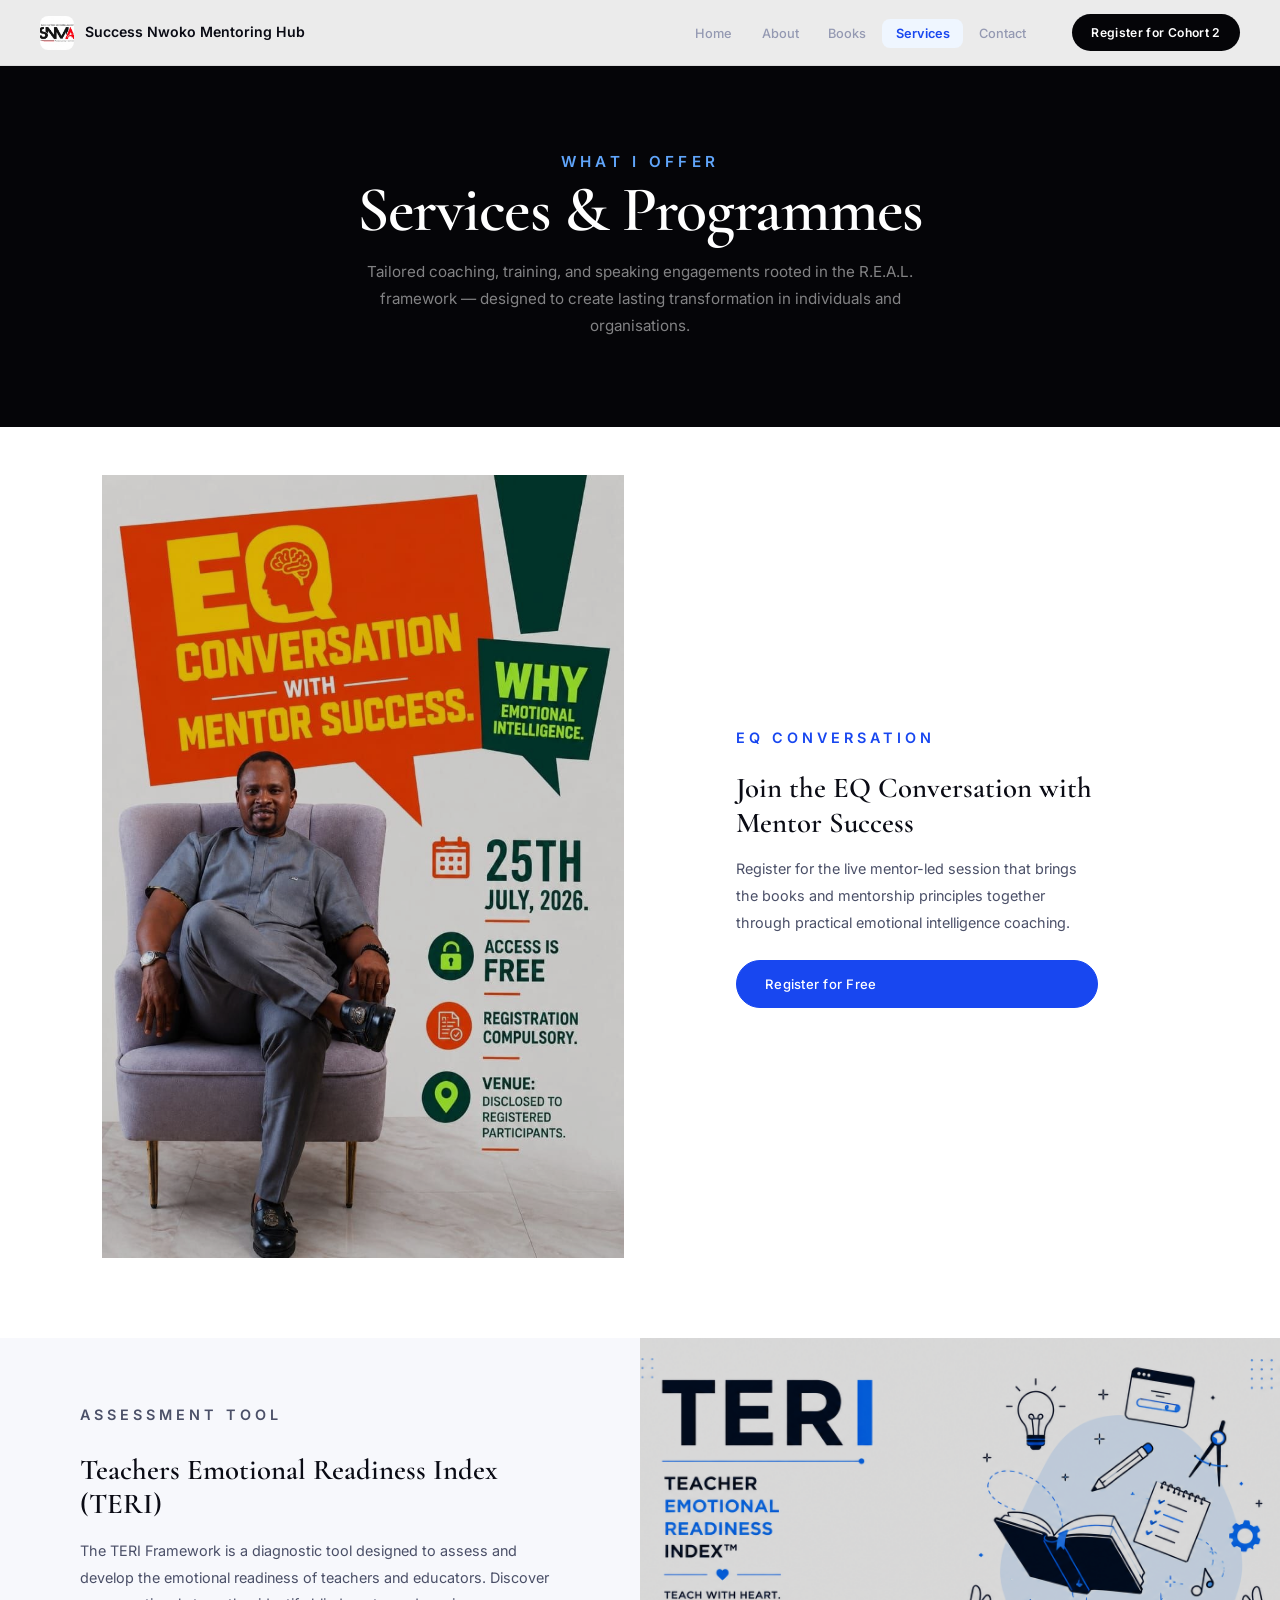
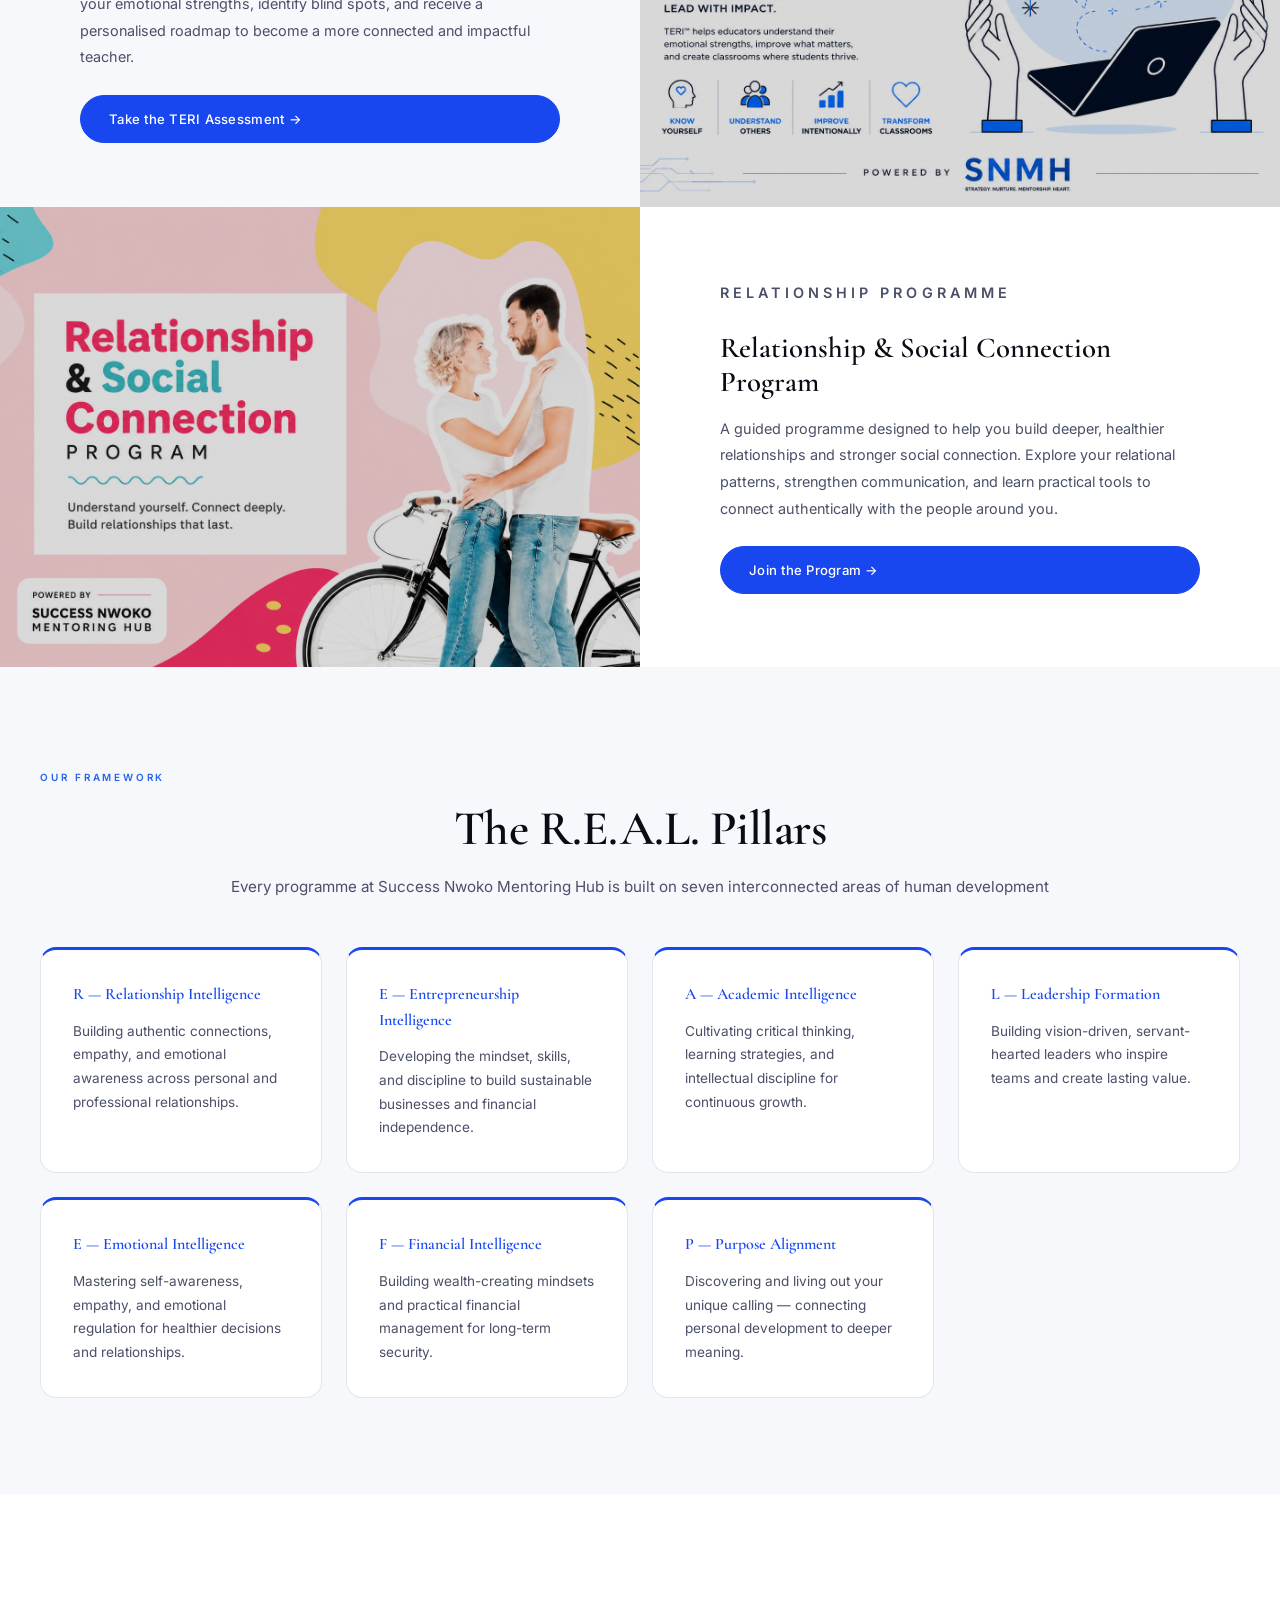
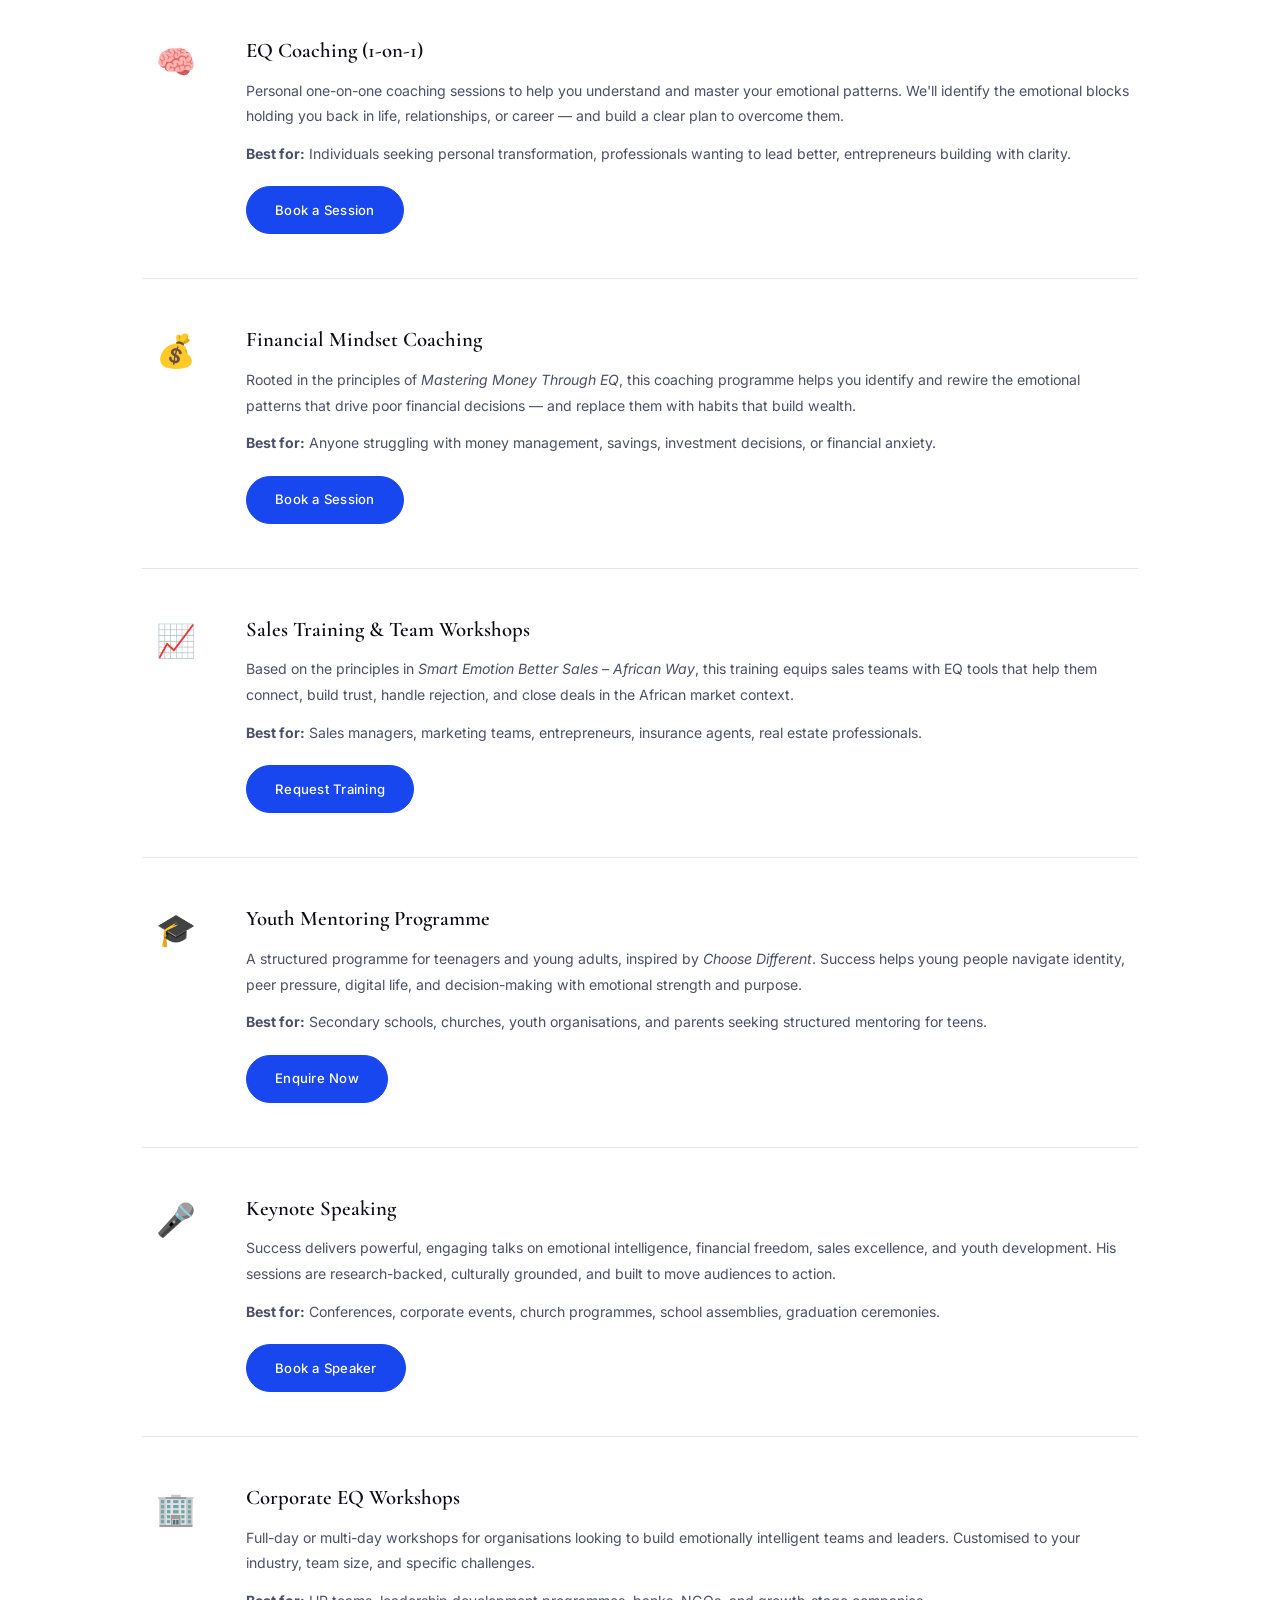
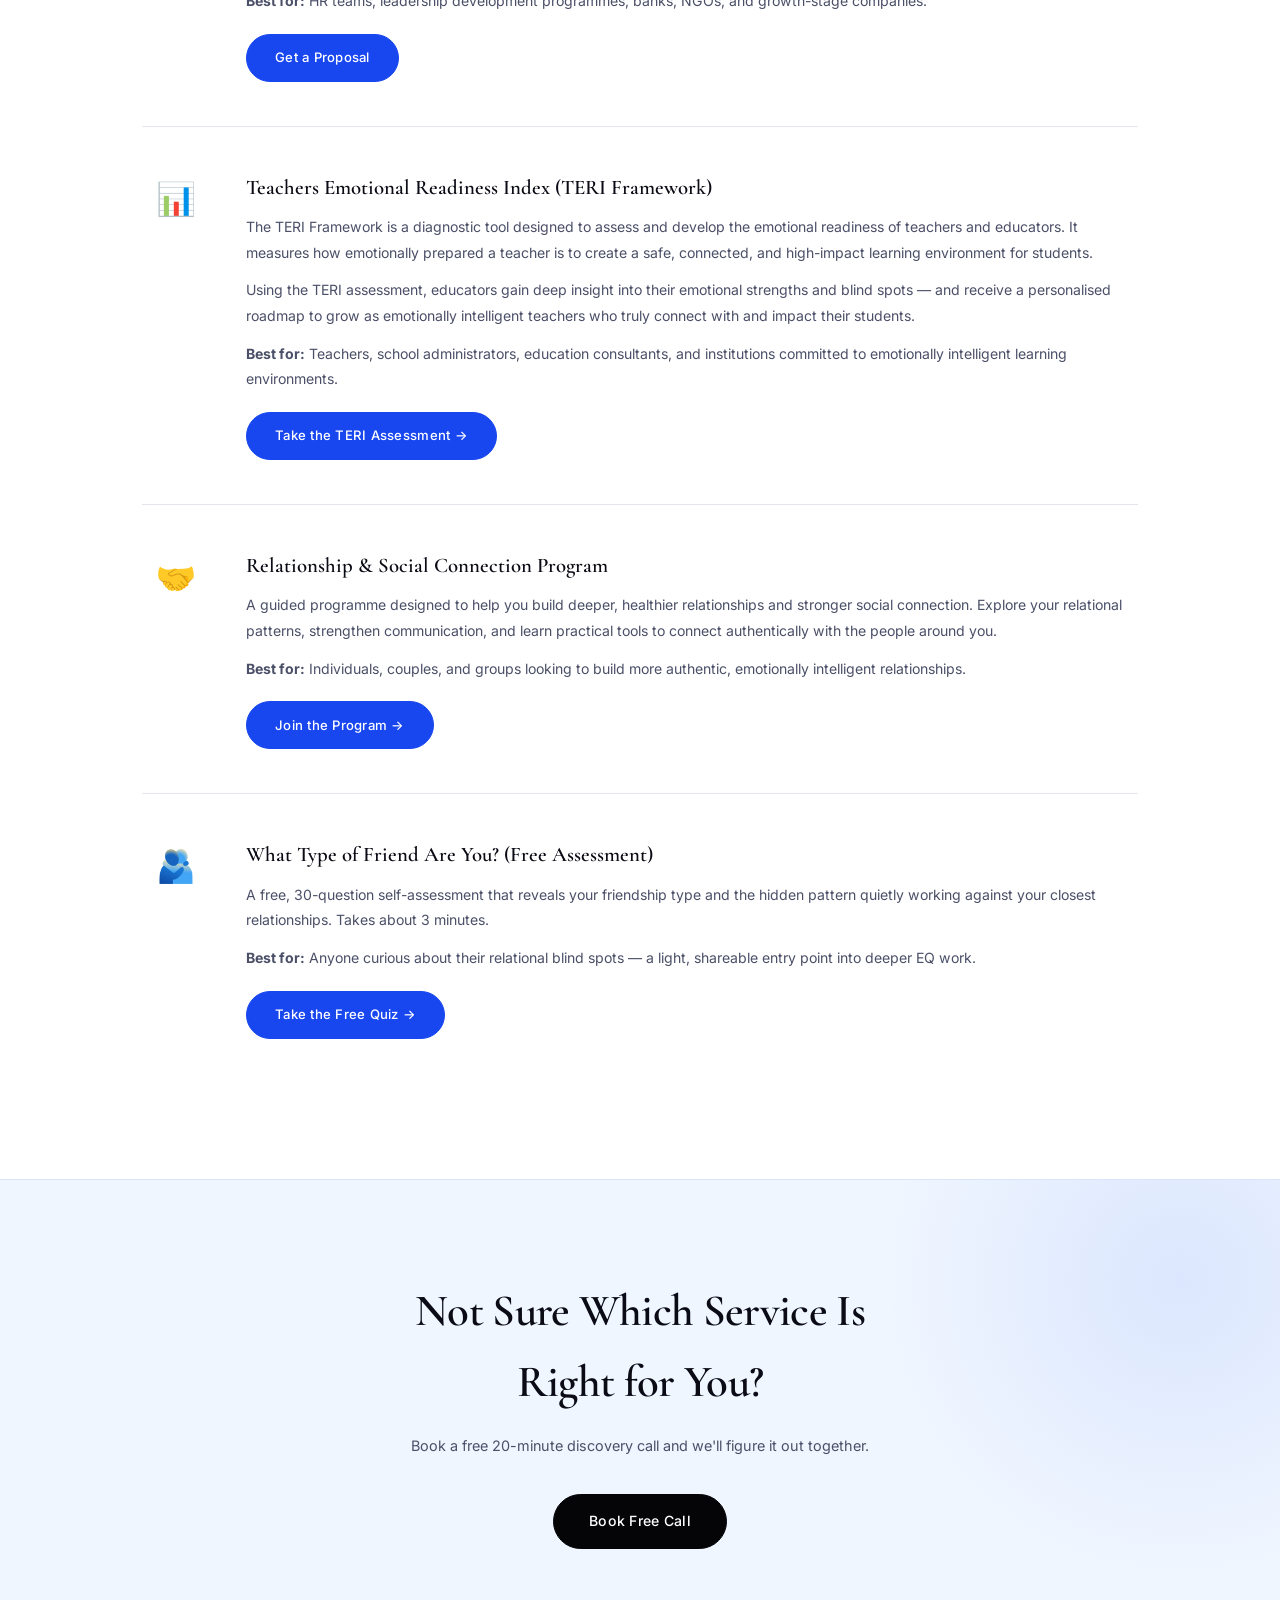
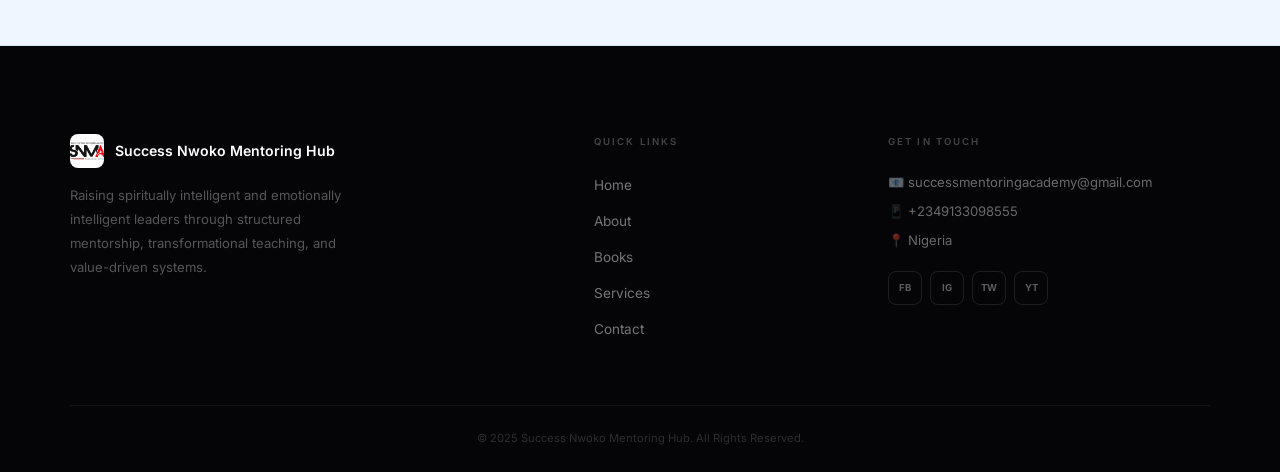
<file: services.html>
<!DOCTYPE html>
<html lang="en">
<head>
  <meta charset="UTF-8" />
  <meta name="viewport" content="width=device-width, initial-scale=1.0" />
  <title>Services – Success Nwoko Mentoring Hub</title>
  <link rel="preconnect" href="https://fonts.googleapis.com">
  <link rel="preconnect" href="https://fonts.gstatic.com" crossorigin>
  <link href="https://fonts.googleapis.com/css2?family=Cormorant+Garamond:ital,wght@0,300;0,400;0,600;0,700;1,300;1,400&family=Inter:wght@300;400;500;600&display=swap" rel="stylesheet">
  <link rel="stylesheet" href="css/style.css" />
  <style>
    /* EQ CONVERSATION */
    .eq-summary {
      display: grid;
      grid-template-columns: 1fr 1fr;
      min-height: 460px;
    }
    .eq-summary__image {
      overflow: hidden;
      background: #0a0a0a;
    }
    .eq-summary__image img {
      width: 100%;
      height: 100%;
      object-fit: cover;
      opacity: 0.85;
      transition: transform 0.6s ease;
    }
    .eq-summary__image:hover img {
      transform: scale(1.03);
    }
    .eq-summary__content {
      background: var(--white);
      display: flex;
      flex-direction: column;
      justify-content: center;
      padding: 4rem 5rem;
    }
    .eq-summary__content h2 {
      font-family: var(--font-display);
      font-size: 1.8rem;
      font-weight: 600;
      color: var(--text);
      line-height: 1.2;
      margin-bottom: 1rem;
    }
    .eq-summary__content p {
      color: var(--text-light);
      font-size: 0.9rem;
      line-height: 1.85;
      margin-bottom: 1.5rem;
    }

    /* TERI — MIRRORED */
    .teri-summary {
      display: grid;
      grid-template-columns: 1fr 1fr;
      min-height: 460px;
    }
    .teri-summary__content {
      background: var(--off-white);
      display: flex;
      flex-direction: column;
      justify-content: center;
      padding: 4rem 5rem;
    }
    .teri-summary__content h2 {
      font-family: var(--font-display);
      font-size: 1.8rem;
      font-weight: 600;
      color: var(--text);
      line-height: 1.2;
      margin-bottom: 1rem;
    }
    .teri-summary__content p {
      color: var(--text-light);
      font-size: 0.9rem;
      line-height: 1.85;
      margin-bottom: 1.5rem;
    }
    .teri-summary__image {
      overflow: hidden;
      background: #0a0a0a;
    }
    .teri-summary__image img {
      width: 100%;
      height: 100%;
      object-fit: cover;
      opacity: 0.85;
      transition: transform 0.6s ease;
    }
    .teri-summary__image:hover img {
      transform: scale(1.03);
    }

    /* RSCP — MIRRORED, ICON VISUAL */
    .rscp-summary {
      display: grid;
      grid-template-columns: 1fr 1fr;
      min-height: 460px;
    }
    .rscp-summary__content {
      background: var(--white);
      display: flex;
      flex-direction: column;
      justify-content: center;
      padding: 4rem 5rem;
    }
    .rscp-summary__content h2 {
      font-family: var(--font-display);
      font-size: 1.8rem;
      font-weight: 600;
      color: var(--text);
      line-height: 1.2;
      margin-bottom: 1rem;
    }
    .rscp-summary__content p {
      color: var(--text-light);
      font-size: 0.9rem;
      line-height: 1.85;
      margin-bottom: 1.5rem;
    }
    .rscp-summary__visual {
      overflow: hidden;
      background: #0a0a0a;
    }
    .rscp-summary__visual img {
      width: 100%;
      height: 100%;
      object-fit: cover;
      opacity: 0.85;
      transition: transform 0.6s ease;
    }
    .rscp-summary__visual:hover img {
      transform: scale(1.03);
    }

    /* MOBILE */
    @media (max-width: 768px) {
      .eq-summary {
        grid-template-columns: 1fr;
      }
      .eq-summary__image {
        height: 260px;
      }
      .eq-summary__content {
        padding: 2.5rem 1.5rem;
      }
      .teri-summary {
        grid-template-columns: 1fr;
      }
      .teri-summary__image {
        height: 260px;
        order: -1;
      }
      .teri-summary__content {
        padding: 2.5rem 1.5rem;
      }
      .rscp-summary {
        grid-template-columns: 1fr;
      }
      .rscp-summary__visual {
        height: 260px;
      }
      .rscp-summary__content {
        padding: 2.5rem 1.5rem;
      }
    }
  </style>
</head>
<body>

  <nav class="nav" id="nav">
    <div class="nav__inner">
      <a href="index.html" class="nav__logo">
        <img class="nav__logo-img" src="assets/logo.jpg" alt="Success Nwoko Mentoring Academy logo">
        <span class="nav__logo-text">Success Nwoko Mentoring Hub</span>
      </a>
      <ul class="nav__links" id="navLinks">
        <li><a href="index.html" class="nav__link">Home</a></li>
        <li><a href="about.html" class="nav__link">About</a></li>
        <li><a href="books.html" class="nav__link">Books</a></li>
        <li><a href="services.html" class="nav__link active">Services</a></li>
        <li><a href="contact.html" class="nav__link">Contact</a></li>
      </ul>
      <a href="cohort2.html" class="nav__cta">Register for Cohort 2</a>
      <button class="nav__burger" id="burger" aria-label="Menu">
        <span></span><span></span><span></span>
      </button>
    </div>
  </nav>

  <!-- PAGE HERO -->
  <section class="page-hero">
    <p class="section-eyebrow">What I Offer</p>
    <h1>Services & Programmes</h1>
    <p>Tailored coaching, training, and speaking engagements rooted in the R.E.A.L. framework — designed to create lasting transformation in individuals and organisations.</p>
  </section>

  <!-- EQ CONVERSATION -->
  <section class="eq-summary">
    <div class="eq-summary__image">
      <img src="img/eq-conversation.jpg" alt="EQ Conversation with Mentor Success Nwoko">
    </div>
    <div class="eq-summary__content">
      <p class="section-eyebrow">EQ Conversation</p>
      <h2>Join the EQ Conversation with Mentor Success</h2>
      <p>Register for the live mentor-led session that brings the books and mentorship principles together through practical emotional intelligence coaching.</p>
      <a href="https://bit.ly/4xYbB6P" class="btn btn--blue" target="_blank" rel="noopener">Register for Free</a>
    </div>
  </section>

  <!-- TERI — MIRRORED LAYOUT -->
  <section class="teri-summary">
    <div class="teri-summary__content">
      <p class="section-eyebrow">Assessment Tool</p>
      <h2>Teachers Emotional Readiness Index (TERI)</h2>
      <p>The TERI Framework is a diagnostic tool designed to assess and develop the emotional readiness of teachers and educators. Discover your emotional strengths, identify blind spots, and receive a personalised roadmap to become a more connected and impactful teacher.</p>
      <a href="https://osm5rifxpa.zite.so" class="btn btn--blue" target="_blank" rel="noopener">Take the TERI Assessment →</a>
    </div>
    <div class="teri-summary__image">
      <img src="img/teri.png" alt="TERI Framework Assessment">
    </div>
  </section>

  <!-- RELATIONSHIP & SOCIAL CONNECTION PROGRAM -->
  <section class="rscp-summary">
    <div class="rscp-summary__visual">
      <img src="img/relationship.png" alt="Relationship & Social Connection Program">
    </div>
    <div class="rscp-summary__content">
      <p class="section-eyebrow">Relationship Programme</p>
      <h2>Relationship & Social Connection Program</h2>
      <p>A guided programme designed to help you build deeper, healthier relationships and stronger social connection. Explore your relational patterns, strengthen communication, and learn practical tools to connect authentically with the people around you.</p>
      <a href="https://a2ysh1iuqg.zite.so" class="btn btn--blue" target="_blank" rel="noopener">Join the Program →</a>
    </div>
  </section>

  <!-- R.E.A.L PILLARS -->
  <section style="background: var(--off-white); padding: 6rem 2rem;">
    <div style="max-width: 1200px; margin: 0 auto;">
      <p class="section-eyebrow">Our Framework</p>
      <h2 class="section-title" style="text-align: center;">The R.E.A.L. Pillars</h2>
      <p style="text-align: center; color: var(--text-light); margin-bottom: 3rem; font-size: 0.95rem;">
        Every programme at Success Nwoko Mentoring Hub is built on seven interconnected areas of human development
      </p>
      <div style="display: grid; grid-template-columns: repeat(auto-fit, minmax(240px, 1fr)); gap: 1.5rem;">

        <div style="background: var(--white); padding: 2rem; border-radius: 16px; border: 1px solid var(--stone); border-top: 3px solid var(--blue);">
          <h4 style="color: var(--blue); font-size: 1rem; margin-bottom: 0.75rem; font-family: var(--font-display); font-weight: 600;">R — Relationship Intelligence</h4>
          <p style="color: var(--text-light); font-size: 0.85rem; line-height: 1.75;">Building authentic connections, empathy, and emotional awareness across personal and professional relationships.</p>
        </div>

        <div style="background: var(--white); padding: 2rem; border-radius: 16px; border: 1px solid var(--stone); border-top: 3px solid var(--blue);">
          <h4 style="color: var(--blue); font-size: 1rem; margin-bottom: 0.75rem; font-family: var(--font-display); font-weight: 600;">E — Entrepreneurship Intelligence</h4>
          <p style="color: var(--text-light); font-size: 0.85rem; line-height: 1.75;">Developing the mindset, skills, and discipline to build sustainable businesses and financial independence.</p>
        </div>

        <div style="background: var(--white); padding: 2rem; border-radius: 16px; border: 1px solid var(--stone); border-top: 3px solid var(--blue);">
          <h4 style="color: var(--blue); font-size: 1rem; margin-bottom: 0.75rem; font-family: var(--font-display); font-weight: 600;">A — Academic Intelligence</h4>
          <p style="color: var(--text-light); font-size: 0.85rem; line-height: 1.75;">Cultivating critical thinking, learning strategies, and intellectual discipline for continuous growth.</p>
        </div>

        <div style="background: var(--white); padding: 2rem; border-radius: 16px; border: 1px solid var(--stone); border-top: 3px solid var(--blue);">
          <h4 style="color: var(--blue); font-size: 1rem; margin-bottom: 0.75rem; font-family: var(--font-display); font-weight: 600;">L — Leadership Formation</h4>
          <p style="color: var(--text-light); font-size: 0.85rem; line-height: 1.75;">Building vision-driven, servant-hearted leaders who inspire teams and create lasting value.</p>
        </div>

        <div style="background: var(--white); padding: 2rem; border-radius: 16px; border: 1px solid var(--stone); border-top: 3px solid var(--blue);">
          <h4 style="color: var(--blue); font-size: 1rem; margin-bottom: 0.75rem; font-family: var(--font-display); font-weight: 600;">E — Emotional Intelligence</h4>
          <p style="color: var(--text-light); font-size: 0.85rem; line-height: 1.75;">Mastering self-awareness, empathy, and emotional regulation for healthier decisions and relationships.</p>
        </div>

        <div style="background: var(--white); padding: 2rem; border-radius: 16px; border: 1px solid var(--stone); border-top: 3px solid var(--blue);">
          <h4 style="color: var(--blue); font-size: 1rem; margin-bottom: 0.75rem; font-family: var(--font-display); font-weight: 600;">F — Financial Intelligence</h4>
          <p style="color: var(--text-light); font-size: 0.85rem; line-height: 1.75;">Building wealth-creating mindsets and practical financial management for long-term security.</p>
        </div>

        <div style="background: var(--white); padding: 2rem; border-radius: 16px; border: 1px solid var(--stone); border-top: 3px solid var(--blue);">
          <h4 style="color: var(--blue); font-size: 1rem; margin-bottom: 0.75rem; font-family: var(--font-display); font-weight: 600;">P — Purpose Alignment</h4>
          <p style="color: var(--text-light); font-size: 0.85rem; line-height: 1.75;">Discovering and living out your unique calling — connecting personal development to deeper meaning.</p>
        </div>

      </div>
    </div>
  </section>

  <!-- SERVICES LIST -->
  <section class="services-page">
    <div class="services-list">

      <div class="service-full fade-up">
        <div class="service-full__icon">🧠</div>
        <div>
          <h3>EQ Coaching (1-on-1)</h3>
          <p>Personal one-on-one coaching sessions to help you understand and master your emotional patterns. We'll identify the emotional blocks holding you back in life, relationships, or career — and build a clear plan to overcome them.</p>
          <p><strong>Best for:</strong> Individuals seeking personal transformation, professionals wanting to lead better, entrepreneurs building with clarity.</p>
          <a href="contact.html" class="btn btn--blue">Book a Session</a>
        </div>
      </div>

      <div class="service-full fade-up">
        <div class="service-full__icon">💰</div>
        <div>
          <h3>Financial Mindset Coaching</h3>
          <p>Rooted in the principles of <em>Mastering Money Through EQ</em>, this coaching programme helps you identify and rewire the emotional patterns that drive poor financial decisions — and replace them with habits that build wealth.</p>
          <p><strong>Best for:</strong> Anyone struggling with money management, savings, investment decisions, or financial anxiety.</p>
          <a href="contact.html" class="btn btn--blue">Book a Session</a>
        </div>
      </div>

      <div class="service-full fade-up">
        <div class="service-full__icon">📈</div>
        <div>
          <h3>Sales Training & Team Workshops</h3>
          <p>Based on the principles in <em>Smart Emotion Better Sales – African Way</em>, this training equips sales teams with EQ tools that help them connect, build trust, handle rejection, and close deals in the African market context.</p>
          <p><strong>Best for:</strong> Sales managers, marketing teams, entrepreneurs, insurance agents, real estate professionals.</p>
          <a href="contact.html" class="btn btn--blue">Request Training</a>
        </div>
      </div>

      <div class="service-full fade-up">
        <div class="service-full__icon">🎓</div>
        <div>
          <h3>Youth Mentoring Programme</h3>
          <p>A structured programme for teenagers and young adults, inspired by <em>Choose Different</em>. Success helps young people navigate identity, peer pressure, digital life, and decision-making with emotional strength and purpose.</p>
          <p><strong>Best for:</strong> Secondary schools, churches, youth organisations, and parents seeking structured mentoring for teens.</p>
          <a href="contact.html" class="btn btn--blue">Enquire Now</a>
        </div>
      </div>

      <div class="service-full fade-up">
        <div class="service-full__icon">🎤</div>
        <div>
          <h3>Keynote Speaking</h3>
          <p>Success delivers powerful, engaging talks on emotional intelligence, financial freedom, sales excellence, and youth development. His sessions are research-backed, culturally grounded, and built to move audiences to action.</p>
          <p><strong>Best for:</strong> Conferences, corporate events, church programmes, school assemblies, graduation ceremonies.</p>
          <a href="contact.html" class="btn btn--blue">Book a Speaker</a>
        </div>
      </div>

      <div class="service-full fade-up">
        <div class="service-full__icon">🏢</div>
        <div>
          <h3>Corporate EQ Workshops</h3>
          <p>Full-day or multi-day workshops for organisations looking to build emotionally intelligent teams and leaders. Customised to your industry, team size, and specific challenges.</p>
          <p><strong>Best for:</strong> HR teams, leadership development programmes, banks, NGOs, and growth-stage companies.</p>
          <a href="contact.html" class="btn btn--blue">Get a Proposal</a>
        </div>
      </div>

      <div class="service-full fade-up">
        <div class="service-full__icon">📊</div>
        <div>
          <h3>Teachers Emotional Readiness Index (TERI Framework)</h3>
          <p>The TERI Framework is a diagnostic tool designed to assess and develop the emotional readiness of teachers and educators. It measures how emotionally prepared a teacher is to create a safe, connected, and high-impact learning environment for students.</p>
          <p>Using the TERI assessment, educators gain deep insight into their emotional strengths and blind spots — and receive a personalised roadmap to grow as emotionally intelligent teachers who truly connect with and impact their students.</p>
          <p><strong>Best for:</strong> Teachers, school administrators, education consultants, and institutions committed to emotionally intelligent learning environments.</p>
          <a href="https://osm5rifxpa.zite.so" class="btn btn--blue" target="_blank" rel="noopener">Take the TERI Assessment →</a>
        </div>
      </div>

      <div class="service-full fade-up">
        <div class="service-full__icon">🤝</div>
        <div>
          <h3>Relationship & Social Connection Program</h3>
          <p>A guided programme designed to help you build deeper, healthier relationships and stronger social connection. Explore your relational patterns, strengthen communication, and learn practical tools to connect authentically with the people around you.</p>
          <p><strong>Best for:</strong> Individuals, couples, and groups looking to build more authentic, emotionally intelligent relationships.</p>
          <a href="https://a2ysh1iuqg.zite.so" class="btn btn--blue" target="_blank" rel="noopener">Join the Program →</a>
        </div>
      </div>

      <div class="service-full fade-up">
        <div class="service-full__icon">🫂</div>
        <div>
          <h3>What Type of Friend Are You? (Free Assessment)</h3>
          <p>A free, 30-question self-assessment that reveals your friendship type and the hidden pattern quietly working against your closest relationships. Takes about 3 minutes.</p>
          <p><strong>Best for:</strong> Anyone curious about their relational blind spots — a light, shareable entry point into deeper EQ work.</p>
          <a href="friend-quiz.html" class="btn btn--blue">Take the Free Quiz →</a>
        </div>
      </div>

    </div>
  </section>

  <!-- CTA -->
  <section class="cta-banner">
    <div class="cta-banner__orb"></div>
    <div class="cta-banner__content">
      <h2>Not Sure Which Service Is Right for You?</h2>
      <p>Book a free 20-minute discovery call and we'll figure it out together.</p>
      <a href="contact.html" class="btn btn--dark btn--lg">Book Free Call</a>
    </div>
  </section>

  <!-- FOOTER -->
  <footer class="footer">
    <div class="footer__inner">
      <div class="footer__brand">
        <a href="index.html" class="nav__logo">
          <img class="nav__logo-img" src="assets/logo.jpg" alt="Success Nwoko Mentoring Academy logo">
          <span class="nav__logo-text">Success Nwoko Mentoring Hub</span>
        </a>
        <p>Raising spiritually intelligent and emotionally intelligent leaders through structured mentorship, transformational teaching, and value-driven systems.</p>
      </div>
      <div class="footer__links">
        <h4>Quick Links</h4>
        <ul>
          <li><a href="index.html">Home</a></li>
          <li><a href="about.html">About</a></li>
          <li><a href="books.html">Books</a></li>
          <li><a href="services.html">Services</a></li>
          <li><a href="contact.html">Contact</a></li>
        </ul>
      </div>
      <div class="footer__contact">
        <h4>Get in Touch</h4>
        <p>📧 successmentoringacademy@gmail.com</p>
        <p>📱 +2349133098555</p>
        <p>📍 Nigeria</p>
        <div class="footer__socials">
          <a href="#" class="social-link">FB</a>
          <a href="#" class="social-link">IG</a>
          <a href="#" class="social-link">TW</a>
          <a href="#" class="social-link">YT</a>
        </div>
      </div>
    </div>
    <div class="footer__bottom">
      <p>© 2025 Success Nwoko Mentoring Hub. All Rights Reserved.</p>
    </div>
  </footer>

  <script src="js/main.js"></script>
</body>
</html>
</file>
<file: css/style.css>
/* ============================================
   SUCCESS NWOKO MENTORING HUB
   Premium · Modern · Elegant
   ============================================ */

@import url('https://fonts.googleapis.com/css2?family=Cormorant+Garamond:ital,wght@0,300;0,400;0,600;0,700;1,300;1,400&family=Inter:wght@300;400;500;600&family=UnifrakturCook:ital,wght@0,400;0,700;1,400&display=swap');

:root {
  --blue:       #1847F0;
  --blue-mid:   #2563EB;
  --blue-light: #60A5FA;
  --blue-pale:  #EFF6FF;
  --dark:       #050508;
  --dark-2:     #0C0C12;
  --dark-3:     #13131C;
  --dark-4:     #1C1C28;
  --white:      #FFFFFF;
  --off-white:  #F7F8FC;
  --stone:      #E4E6EF;
  --text:       #0A0B14;
  --text-light: #4B5068;
  --text-muted: #9499B2;
  --red:        #DC143C;
  --font-display: 'Cormorant Garamond', Georgia, serif;
  --font-body:    'Inter', sans-serif;
  --radius:       10px;
  --radius-lg:    20px;
  --shadow-sm:    0 1px 4px rgba(0,0,0,0.06);
  --shadow:       0 8px 32px rgba(0,0,0,0.09);
  --shadow-lg:    0 24px 72px rgba(0,0,0,0.13);
  --shadow-blue:  0 8px 28px rgba(24,71,240,0.28);
  --transition:   0.2s cubic-bezier(0.4,0,0.2,1);
}

/* RESET */
*, *::before, *::after { box-sizing: border-box; margin: 0; padding: 0; }
html { scroll-behavior: smooth; -webkit-font-smoothing: antialiased; }
body {
  font-family: var(--font-body);
  color: var(--text);
  background: var(--white);
  overflow-x: hidden;
  line-height: 1.6;
}
img { max-width: 100%; display: block; }
a { text-decoration: none; color: inherit; }
ul { list-style: none; }

/* TYPOGRAPHY */
.section-eyebrow {
  display: inline-block;
  font-size: 0.62rem;
  font-weight: 600;
  letter-spacing: 0.28em;
  text-transform: uppercase;
  color: var(--blue-mid);
  margin-bottom: 1rem;
}
.section-title {
  font-family: var(--font-display);
  font-size: clamp(2rem, 3.8vw, 3.2rem);
  font-weight: 600;
  color: var(--text);
  line-height: 1.1;
  letter-spacing: -0.01em;
  margin-bottom: 1.2rem;
}
.section-title--center { text-align: center; }
.section-title--white  { color: var(--white); }
.body-text {
  font-size: 0.9rem;
  color: var(--text-light);
  line-height: 1.85;
  margin-bottom: 1rem;
}

/* BUTTONS */
.btn {
  display: inline-flex; align-items: center; gap: 0.5rem;
  padding: 0.78rem 1.75rem;
  border-radius: 100px;
  font-family: var(--font-body);
  font-weight: 500; font-size: 0.82rem;
  cursor: pointer; border: 1.5px solid transparent;
  letter-spacing: 0.02em;
  transition: all var(--transition);
  white-space: nowrap;
}
.btn--gold,
.btn--blue {
  background: var(--blue);
  color: var(--white);
  border-color: var(--blue);
}
.btn--gold:hover,
.btn--blue:hover {
  background: var(--blue-mid);
  transform: translateY(-2px);
  box-shadow: var(--shadow-blue);
}
.btn--red {
  background: var(--red);
  color: var(--white);
  border-color: var(--red);
}
.btn--red:hover {
  background: #b01030;
  transform: translateY(-2px);
  box-shadow: 0 8px 24px rgba(220,20,60,0.32);
}
.btn--ghost {
  background: transparent;
  color: var(--white);
  border-color: rgba(255,255,255,0.28);
}
.btn--ghost:hover {
  border-color: rgba(255,255,255,0.65);
  background: rgba(255,255,255,0.08);
}
.btn--outline {
  background: transparent;
  color: var(--blue);
  border-color: var(--blue);
}
.btn--outline:hover {
  background: var(--blue);
  color: var(--white);
  box-shadow: var(--shadow-blue);
}
.btn--dark {
  background: var(--dark);
  color: var(--white);
  border-color: var(--dark);
}
.btn--dark:hover {
  background: var(--dark-3);
  transform: translateY(-1px);
}
.btn--lg { padding: 0.95rem 2.2rem; font-size: 0.88rem; }

/* NAV */
.nav {
  position: fixed; top: 0; left: 0; right: 0;
  z-index: 200; height: 66px;
  background: rgba(255,255,255,0.97);
  backdrop-filter: blur(20px);
  border-bottom: 1px solid rgba(0,0,0,0.06);
  transition: box-shadow var(--transition);
}
.nav.scrolled { box-shadow: 0 2px 24px rgba(0,0,0,0.07); }
.nav__inner {
  max-width: 1280px; margin: 0 auto;
  height: 100%;
  display: flex; align-items: center;
  padding: 0 2.5rem; gap: 2rem;
}
.nav__logo {
  display: flex; align-items: center;
  gap: 0.7rem; flex-shrink: 0;
}
.nav__logo-img {
  height: 34px; width: 34px;
  border-radius: 8px; object-fit: cover;
}
.logo-sn {
  width: 34px; height: 34px;
  background: var(--blue);
  color: var(--white);
  font-size: 0.78rem; font-weight: 700;
  display: flex; align-items: center;
  justify-content: center;
  border-radius: 8px; flex-shrink: 0;
}
.logo-text,
.nav__logo-text {
  font-family: var(--font-body);
  font-size: 0.88rem; font-weight: 600;
  color: var(--text);
}
.nav__links {
  display: flex; align-items: center;
  gap: 0.15rem; margin-left: auto;
}
.nav__link {
  font-size: 0.8rem; font-weight: 500;
  color: var(--text-muted);
  padding: 0.45rem 0.85rem;
  border-radius: 8px;
  transition: all var(--transition);
}
.nav__link:hover  { color: var(--text); background: var(--off-white); }
.nav__link.active { color: var(--blue); background: var(--blue-pale); font-weight: 600; }
.nav__cta {
  background: var(--dark);
  color: var(--white);
  font-size: 0.76rem; font-weight: 600;
  padding: 0.55rem 1.2rem;
  border-radius: 100px; flex-shrink: 0;
  letter-spacing: 0.03em;
  transition: all var(--transition);
  white-space: nowrap;
}
.nav__cta:hover {
  background: var(--blue);
  transform: translateY(-1px);
  box-shadow: var(--shadow-blue);
}
.nav__burger {
  display: none; background: none; border: none;
  cursor: pointer; flex-direction: column;
  gap: 5px; padding: 6px;
}
.nav__burger span {
  display: block; width: 20px; height: 1.5px;
  background: var(--blue); border-radius: 2px;
  transition: all 0.25s ease;
}

/* HERO — SPLIT LAYOUT */
.hero {
  display: flex;
  min-height: 100vh;
  padding-top: 66px;
  overflow: hidden;
  position: relative;
}
.hero__left {
  width: 52%;
  background: var(--dark);
  display: flex; flex-direction: column;
  justify-content: center;
  padding: 5rem 5rem 4rem;
  position: relative; z-index: 2;
}
.hero__left::after {
  content: '';
  position: absolute; top: 0; right: -1px; bottom: 0;
  width: 80px;
  background: linear-gradient(to right, var(--dark), transparent);
  z-index: 3; pointer-events: none;
}
.hero__badge {
  display: inline-flex; align-items: center; gap: 0.5rem;
  font-size: 0.6rem; font-weight: 600;
  letter-spacing: 0.3em; text-transform: uppercase;
  color: var(--blue-light);
  background: rgba(96,165,250,0.1);
  border: 1px solid rgba(96,165,250,0.2);
  padding: 0.38rem 1rem; border-radius: 100px;
  margin-bottom: 2rem; width: fit-content;
}
.hero__badge::before {
  content: '';
  width: 6px; height: 6px;
  background: var(--blue-light);
  border-radius: 50%;
  animation: blink 2s ease infinite;
}
@keyframes blink {
  0%,100% { opacity:1; }
  50%      { opacity:0.3; }
}
.hero__eyebrow {
  display: inline-flex; align-items: center; gap: 0.5rem;
  font-size: 0.6rem; font-weight: 600;
  letter-spacing: 0.3em; text-transform: uppercase;
  color: var(--blue-light);
  background: rgba(96,165,250,0.1);
  border: 1px solid rgba(96,165,250,0.2);
  padding: 0.38rem 1rem; border-radius: 100px;
  margin-bottom: 2rem; width: fit-content;
}
.hero__title {
  font-family: var(--font-display);
  font-size: clamp(2.8rem, 5vw, 5rem);
  font-weight: 300;
  color: var(--white);
  line-height: 1.05;
  letter-spacing: -0.02em;
  margin-bottom: 1.75rem;
}
.hero__title strong {
  font-weight: 700;
  display: block;
}
.hero__title em {
  font-style: italic;
  color: var(--blue-light);
  font-weight: 300;
}
.hero__desc {
  font-size: 0.82rem;
  color: rgba(255,255,255,0.42);
  line-height: 2;
  margin-bottom: 2.75rem;
  max-width: 380px;
  letter-spacing: 0.03em;
  font-weight: 300;
}
.hero__actions { display: flex; gap: 0.85rem; flex-wrap: wrap; }
.hero__scroll {
  position: absolute; bottom: 2.5rem; left: 5rem;
  display: flex; align-items: center; gap: 0.75rem;
  color: rgba(255,255,255,0.22);
  font-size: 0.6rem; letter-spacing: 0.2em;
  text-transform: uppercase;
}
.scroll-line {
  width: 40px; height: 1px;
  background: linear-gradient(to right, rgba(255,255,255,0.35), transparent);
}
.hero__right {
  width: 48%;
  position: relative; overflow: hidden;
}
.hero__video-bg,
.hero__video {
  position: absolute; inset: 0;
  width: 100%; height: 100%;
  object-fit: cover; display: block;
}
.hero__overlay,
.hero__video-overlay {
  position: absolute; inset: 0; z-index: 1;
  background: linear-gradient(
    to right,
    rgba(5,5,8,0.6) 0%,
    rgba(5,5,8,0.1) 100%
  );
}
.hero__content {
  position: relative; z-index: 2;
  max-width: 980px; margin: 0 auto;
  padding: 4rem 2rem 6rem;
}
.hero__panel {
  color: var(--white);
  max-width: 620px;
}
.hero__panel--centered {
  margin: 0 auto;
  text-align: center;
}
.hero__title {
  font-size: clamp(4rem, 7vw, 6rem);
  line-height: 0.92; margin-bottom: 0.35rem;
  font-weight: 700;
  font-family: 'Times New Roman', Times, serif;
  letter-spacing: 0.12em;
  text-transform: uppercase;
  text-shadow: 0 1px 3px rgba(0,0,0,0.12);
}
.hero__hero-label {
  margin-bottom: 3rem;
}
.hero__subtitle {
  font-size: 1rem;
  color: rgba(255,255,255,0.76);
  letter-spacing: 0.18em;
  text-transform: uppercase;
  margin: 0;
}
.hero__actions {
  display: flex; gap: 1rem; flex-wrap: wrap;
  margin-top: 1.5rem;
}
.hero__actions a {
  min-width: 170px;
}
.hero__overlay {
  position: absolute; inset: 0;
  background: radial-gradient(circle at top left, rgba(24,71,240,0.26), transparent 42%),
              linear-gradient(180deg, rgba(5,5,8,0.18), rgba(5,5,8,0.75));
}
.hero__video-bg { opacity: 0.54; }

.eq-summary {
  max-width: 1140px; margin: 0 auto;
  padding: 3rem 2rem 5rem;
  display: grid; grid-template-columns: 1fr 1fr;
  gap: 2rem; align-items: center;
}
.eq-summary--single {
  grid-template-columns: 1fr;
}
.eq-summary__content {
  padding: 1rem 0;
}
.eq-summary__content .section-eyebrow {
  color: var(--blue);
  margin-bottom: 1.25rem;
}
.eq-summary__content h2 {
  font-family: var(--font-display);
  font-size: clamp(2rem, 3vw, 2.8rem);
  line-height: 1.08;
  margin-bottom: 1.25rem;
}
.eq-summary__content p {
  color: var(--text-light);
  font-size: 0.96rem; line-height: 1.9;
  max-width: 520px;
  margin-bottom: 1.75rem;
}

/* STATS */
.stats {
  background: var(--dark-2);
  border-bottom: 1px solid rgba(255,255,255,0.04);
}
.stats__inner {
  max-width: 1100px; margin: 0 auto;
  display: grid; grid-template-columns: repeat(4,1fr);
  text-align: center;
}
.stat {
  padding: 2.5rem 1.5rem;
  border-right: 1px solid rgba(255,255,255,0.05);
  transition: background var(--transition);
}
.stat:last-child { border-right: none; }
.stat:hover { background: rgba(24,71,240,0.05); }
.stat__num {
  display: block;
  font-family: var(--font-display);
  font-size: clamp(2.2rem, 3vw, 3rem);
  font-weight: 600; color: var(--blue-light);
  line-height: 1;
}
.stat__plus { font-family: var(--font-display); font-size: 1.5rem; color: var(--blue-light); }
.stat__label {
  display: block; margin-top: 0.4rem;
  font-size: 0.6rem; font-weight: 500;
  text-transform: uppercase; letter-spacing: 0.18em;
  color: rgba(255,255,255,0.3);
}

/* ABOUT STRIP */
.about-strip {
  display: grid; grid-template-columns: 1fr 1fr;
  min-height: 580px;
}
.about-strip__img-col {
  position: relative; overflow: hidden;
  background: var(--dark-3);
}
.about-strip__img-frame { height: 100%; }
.about-strip__img-placeholder { height: 100%; min-height: 520px; }
.about-strip__img-placeholder img {
  width: 100%; height: 100%;
  object-fit: cover; object-position: center top;
}
.about-strip__accent {
  position: absolute; bottom: 0; right: 0;
  width: 48px; height: 48px; background: var(--blue);
}
.about-strip__content {
  background: var(--white);
  display: flex; flex-direction: column;
  justify-content: center;
  padding: clamp(3rem,7vw,7rem) clamp(2.5rem,6vw,6rem);
}
.about-strip__content .btn { margin-top: 1.75rem; align-self: flex-start; }

/* BOOKS */
.books-section { background: var(--off-white); padding: 7rem 2rem; }
.books-section__header {
  text-align: center; margin-bottom: 3.5rem;
  max-width: 500px; margin-left: auto; margin-right: auto;
}
.books-grid {
  max-width: 1140px; margin: 0 auto;
  display: grid; grid-template-columns: repeat(3,minmax(0,1fr));
  gap: 2.2rem;
}
.book-card {
  position: relative;
  background: rgba(255,255,255,0.94);
  border-radius: calc(var(--radius-lg) + 4px);
  overflow: hidden;
  display: flex; flex-direction: column;
  border: 1px solid rgba(229,230,239,0.85);
  transition: transform var(--transition), box-shadow var(--transition), border-color var(--transition);
  box-shadow: 0 12px 32px rgba(15,23,42,0.08);
}
.book-card::before {
  content: '';
  position: absolute; inset: 0;
  pointer-events: none;
  border-radius: inherit;
  background: rgba(255,255,255,0.12);
  backdrop-filter: blur(8px);
}
.book-card:hover::before { background: rgba(255,255,255,0.10); }
.book-card:hover {
  transform: translateY(-6px);
  box-shadow: 0 24px 60px rgba(15,23,42,0.14);
  border-color: rgba(24,71,240,0.18);
}
.book-card--featured {
  border-color: rgba(24,71,240,0.24);
  box-shadow: 0 0 0 3px rgba(24,71,240,0.06);
}
.book-card__cover {
  position: relative; aspect-ratio: 3/4;
  display: flex; flex-direction: column;
  justify-content: flex-end; padding: 1.25rem; overflow: hidden;
  background: rgba(248,250,255,0.95);
}
.book-card__cover::after {
  content: '';
  position: absolute; inset: 0;
  background: linear-gradient(to top, rgba(255,255,255,0.28), transparent 45%);
  z-index: 1;
}
.book-card__cover-img {
  position: absolute; inset: 0;
  width: 100%; height: 100%; object-fit: cover;
  filter: brightness(0.98);
  z-index: 0;
  transition: transform 0.55s ease;
}
.book-card:hover .book-card__cover-img { transform: scale(1.06); }
.book-card__cover > * { position: relative; z-index: 2; }
.book-card__cover--dark   { background: rgba(20,28,46,0.18); }
.book-card__cover--white  { background: rgba(255,255,255,0.92); }
.book-card__cover--purple { background: rgba(19,35,77,0.20); }
.book-card__tree,
.book-card__africa { display: none; }
.book-card__badge {
  display: inline-block;
  background: rgba(24,71,240,0.95); color: #fff;
  font-size: 0.55rem; font-weight: 700;
  text-transform: uppercase; letter-spacing: 0.12em;
  padding: 0.25rem 0.65rem; border-radius: 100px;
  margin-bottom: 0.5rem;
}
.book-card__badge--red    { background: var(--red); }
.book-card__badge--purple { background: #1E3A8A; }
.book-card__title {
  font-family: var(--font-display);
  font-size: 1.05rem; font-weight: 600;
  color: var(--white); line-height: 1.2; margin-bottom: 0.2rem;
}
.book-card__title--dark { color: var(--text); }
.book-card__title small { font-size: 0.82rem; font-weight: 400; }
.book-card__subtitle { font-size: 0.65rem; color: var(--blue-light); }
.book-card__author { font-size: 0.65rem; color: rgba(255,255,255,0.65); letter-spacing: 0.06em; }
.book-card__author--dark { color: rgba(10,11,20,0.6); }
.book-card__body { padding: 1.5rem; display: flex; flex-direction: column; gap: 1rem; flex: 1; position: relative; z-index: 2; }
.book-card__body p { color: var(--text-light); font-size: 0.82rem; line-height: 1.75; flex: 1; }
.book-card__body .btn { align-self: flex-start; font-size: 0.72rem; padding: 0.5rem 1rem; }

/* SERVICES */
.services-section { background: var(--white); padding: 7rem 2rem; }
.services-section__header { text-align: center; margin-bottom: 3.5rem; }
.services-grid {
  max-width: 1140px; margin: 0 auto;
  display: grid; grid-template-columns: repeat(3,1fr);
  gap: 1.25rem;
}
.service-card {
  background: rgba(255,255,255,0.9);
  border: 1px solid rgba(255,255,255,0.65);
  border-radius: var(--radius-lg);
  padding: 2.25rem 2rem;
  display: flex; flex-direction: column;
  transition: all var(--transition);
  backdrop-filter: blur(14px);
}
.service-card--highlight {
  grid-column: span 3;
  border-color: rgba(24,71,240,0.3);
  background: linear-gradient(180deg, rgba(24,71,240,0.1), rgba(255,255,255,0.62));
}
.service-card:hover {
  background: rgba(255,255,255,0.98);
  border-color: rgba(24,71,240,0.2);
  transform: translateY(-3px);
  box-shadow: var(--shadow);
}
.service-card__icon { font-size: 1.75rem; margin-bottom: 1.1rem; display: block; }
.service-card h3 { margin-bottom: 0.9rem; }
.service-card--highlight h3 { color: var(--blue); }
.service-card--highlight p { color: var(--dark); }
.service-card--highlight .service-link { color: var(--blue); }
.service-card--highlight .service-link:hover { color: var(--dark); }
.service-card h3 {
  font-family: var(--font-display);
  font-size: 1.15rem; font-weight: 600;
  margin-bottom: 0.65rem; color: var(--text);
}
.service-card p { color: var(--text-light); font-size: 0.82rem; line-height: 1.8; margin-bottom: 1.25rem; flex: 1; }
.service-link { font-size: 0.75rem; font-weight: 600; color: var(--blue); transition: color var(--transition); margin-top: auto; }
.service-link:hover { color: var(--dark); }

/* TESTIMONIAL */
.testimonial { background: var(--dark-2); padding: 7rem 2rem; text-align: center; }
.testimonial__inner { max-width: 680px; margin: 0 auto; }
.testimonial__quote {
  font-family: var(--font-display);
  font-size: 5rem; line-height: 0.5;
  color: var(--blue-mid); opacity: 0.3; margin-bottom: 2rem;
}
.testimonial__text {
  font-family: var(--font-display);
  font-size: clamp(1.1rem, 2vw, 1.5rem);
  font-style: italic; font-weight: 300;
  color: rgba(255,255,255,0.88);
  line-height: 1.72; margin-bottom: 2.5rem;
}
.testimonial__person { display: flex; align-items: center; gap: 1rem; justify-content: center; }
.testimonial__avatar { width: 42px; height: 42px; border-radius: 50%; overflow: hidden; border: 1.5px solid rgba(96,165,250,0.35); }
.testimonial__avatar svg { width: 100%; height: 100%; }
.testimonial__person strong { display: block; color: var(--white); font-size: 0.82rem; font-weight: 600; text-align: left; }
.testimonial__person span { display: block; color: var(--blue-light); font-size: 0.7rem; text-align: left; }

/* CTA BANNER */
.cta-banner {
  background: var(--blue-pale); padding: 6rem 2rem; text-align: center;
  position: relative; overflow: hidden;
  border-top: 1px solid rgba(24,71,240,0.1);
  border-bottom: 1px solid rgba(24,71,240,0.1);
}
.cta-banner__orb {
  position: absolute; width: 600px; height: 600px;
  background: radial-gradient(circle, rgba(24,71,240,0.09) 0%, transparent 70%);
  border-radius: 50%; top: -200px; right: -200px; pointer-events: none;
}
.cta-banner__content { position: relative; z-index: 2; max-width: 540px; margin: 0 auto; }
.cta-banner__content h2 {
  font-family: var(--font-display);
  font-size: clamp(1.9rem, 3.5vw, 2.8rem);
  font-weight: 600; color: var(--text);
  letter-spacing: -0.015em; margin-bottom: 0.85rem;
}
.cta-banner__content p { color: var(--text-light); font-size: 0.9rem; line-height: 1.78; margin-bottom: 2.25rem; }

/* FOOTER */
.footer { background: var(--dark); padding: 5.5rem 2rem 0; }
.footer__inner {
  max-width: 1140px; margin: 0 auto;
  display: grid; grid-template-columns: 2fr 1fr 1.4fr;
  gap: 4rem; padding-bottom: 4rem;
  border-bottom: 1px solid rgba(255,255,255,0.05);
}
.footer__brand .logo-text,
.footer__brand .nav__logo-text { color: var(--white); }
.footer__brand p { color: rgba(255,255,255,0.32); font-size: 0.82rem; line-height: 1.82; margin-top: 1rem; max-width: 280px; }
.footer__links h4, .footer__contact h4 {
  font-size: 0.6rem; font-weight: 600;
  letter-spacing: 0.22em; text-transform: uppercase;
  color: rgba(255,255,255,0.25); margin-bottom: 1.4rem;
}
.footer__links ul { display: flex; flex-direction: column; gap: 0.65rem; }
.footer__links a { font-size: 0.85rem; color: rgba(255,255,255,0.45); transition: color var(--transition); }
.footer__links a:hover { color: var(--blue-light); }
.footer__contact p { font-size: 0.82rem; color: rgba(255,255,255,0.4); margin-bottom: 0.5rem; }
.footer__socials { display: flex; gap: 0.5rem; margin-top: 1.25rem; }
.social-link {
  width: 34px; height: 34px;
  border: 1px solid rgba(255,255,255,0.1); border-radius: 8px;
  display: flex; align-items: center; justify-content: center;
  color: rgba(255,255,255,0.35); font-size: 0.6rem; font-weight: 700;
  transition: all var(--transition);
}
.social-link:hover { border-color: var(--blue); color: var(--blue-light); background: rgba(24,71,240,0.1); }
.footer__bottom { max-width: 1140px; margin: 0 auto; padding: 1.5rem 0; text-align: center; }
.footer__bottom p { font-size: 0.7rem; color: rgba(255,255,255,0.16); }

/* PAGE HERO */
.page-hero { background: var(--dark); padding: 148px 2rem 5.5rem; text-align: center; }
.page-hero h1 {
  font-family: var(--font-display);
  font-size: clamp(2.5rem, 5vw, 4.2rem);
  font-weight: 600; color: var(--white);
  letter-spacing: -0.02em; margin-bottom: 0.85rem; line-height: 1.08;
}
.page-hero p { color: rgba(255,255,255,0.5); max-width: 560px; margin: 0 auto; font-size: 0.95rem; line-height: 1.78; }
.page-hero .section-eyebrow { color: var(--blue-light); }

/* ABOUT PAGE */
.about-full {
  max-width: 1140px; margin: 0 auto; padding: 7rem 2rem;
  display: grid; grid-template-columns: 1fr 1.6fr; gap: 5.5rem; align-items: start;
}
.about-full__image { border-radius: var(--radius-lg); aspect-ratio: 3/4; overflow: hidden; background: var(--dark-3); }
.about-full__image img { width: 100%; height: 100%; object-fit: cover; }
.about-values { background: var(--off-white); padding: 6rem 2rem; }
.about-values__inner { max-width: 1140px; margin: 0 auto; }
.values-grid { display: grid; grid-template-columns: repeat(3,1fr); gap: 1.25rem; margin-top: 2.75rem; }
.value-card {
  background: var(--white); padding: 2rem 1.75rem;
  border-radius: var(--radius-lg); border: 1px solid var(--stone);
  border-top: 3px solid var(--blue);
  transition: box-shadow var(--transition), transform var(--transition);
}
.value-card:hover { box-shadow: var(--shadow); transform: translateY(-2px); }
.value-card h3 { font-family: var(--font-display); font-size: 1.1rem; font-weight: 600; margin-bottom: 0.6rem; color: var(--text); }
.value-card p { color: var(--text-light); font-size: 0.85rem; line-height: 1.75; }

/* BOOKS PAGE */
.books-page { max-width: 1060px; margin: 0 auto; padding: 6rem 2rem; }
.book-full {
  display: grid; grid-template-columns: 240px 1fr; gap: 4rem; align-items: start;
  padding: 4rem 0; border-bottom: 1px solid var(--stone);
}
.book-full:last-child { border-bottom: none; }
.book-full:nth-child(even) { direction: rtl; }
.book-full:nth-child(even) > * { direction: ltr; }
.book-cover-lg {
  position: relative;
  border-radius: var(--radius-lg);
  aspect-ratio: 2/3;
  overflow: hidden;
  display: flex; flex-direction: column; align-items: center; justify-content: center;
  gap: 0.75rem; padding: 2rem;
  background: rgba(255,255,255,0.12);
  border: 1px solid rgba(255,255,255,0.18);
  backdrop-filter: blur(18px);
  box-shadow: 0 18px 48px rgba(0,0,0,0.18);
}
.book-cover-lg::after {
  content: '';
  position: absolute; inset: 0;
  background: linear-gradient(180deg, rgba(255,255,255,0.08), rgba(255,255,255,0));
  pointer-events: none;
}
.book-cover-lg--dark {
  background: linear-gradient(180deg, rgba(255,255,255,0.12), rgba(0,0,0,0.40));
}
.book-cover-lg--white {
  background: linear-gradient(180deg, rgba(255,255,255,0.82), rgba(255,255,255,0.22));
}
.book-cover-lg--purple {
  background: linear-gradient(180deg, rgba(255,255,255,0.10), rgba(18,35,77,0.66));
}
.book-cover-lg__img {
  width: 100%; height: 100%; object-fit: cover;
  border-radius: inherit;
  position: absolute; inset: 0;
}
.book-cover-lg h3,
.book-cover-lg p,
.book-cover-lg .emoji {
  position: relative; z-index: 1;
}
.book-cover-lg h3 { font-family: var(--font-display); font-size: 1.1rem; color: var(--white); text-align: center; font-weight: 600; line-height: 1.2; }
.book-cover-lg p { font-size: 0.7rem; opacity: 0.75; color: var(--white); }
.book-cover-lg .emoji { font-size: 3rem; }
.book-tags { display: flex; gap: 0.45rem; flex-wrap: wrap; margin-bottom: 0.75rem; }
.tag {
  background: var(--blue-pale); color: var(--blue);
  font-size: 0.6rem; font-weight: 700; padding: 0.25rem 0.7rem; border-radius: 100px;
  border: 1px solid rgba(24,71,240,0.18); letter-spacing: 0.07em; text-transform: uppercase;
}
.book-details h2 {
  font-family: var(--font-display); font-size: clamp(1.55rem, 2.5vw, 2.1rem);
  font-weight: 600; color: var(--text); margin-bottom: 1.1rem; line-height: 1.12;
}
.book-details p { color: var(--text-light); line-height: 1.82; font-size: 0.88rem; margin-bottom: 0.75rem; }
.book-details .btn { margin-top: 0.85rem; }

/* SERVICES PAGE */
.services-page { max-width: 1060px; margin: 0 auto; padding: 6rem 2rem; }
.services-list { display: flex; flex-direction: column; }
.service-full {
  display: grid; grid-template-columns: 68px 1fr; gap: 2.25rem; align-items: start;
  padding: 2.75rem 0; border-bottom: 1px solid var(--stone);
}
.service-full:last-child { border-bottom: none; }
.service-full__icon { font-size: 2rem; text-align: center; padding-top: 2px; }
.service-full h3 { font-family: var(--font-display); font-size: 1.3rem; font-weight: 600; margin-bottom: 0.65rem; color: var(--text); }
.service-full p { color: var(--text-light); line-height: 1.82; font-size: 0.88rem; margin-bottom: 0.75rem; }
.service-full .btn { margin-top: 0.5rem; }

/* CONTACT PAGE */
.contact-page { max-width: 1060px; margin: 0 auto; padding: 6rem 2rem; display: grid; grid-template-columns: 1fr 1.5fr; gap: 5.5rem; }
.contact-info h2 { font-family: var(--font-display); font-size: 1.6rem; font-weight: 600; margin-bottom: 1rem; color: var(--text); }
.contact-info p { color: var(--text-light); line-height: 1.82; margin-bottom: 1.75rem; font-size: 0.88rem; }
.contact-detail { display: flex; align-items: center; gap: 0.75rem; padding: 0.85rem 0; border-bottom: 1px solid var(--stone); color: var(--text-light); font-size: 0.85rem; }
.contact-detail:last-of-type { border-bottom: none; }
.contact-form { display: flex; flex-direction: column; gap: 1.1rem; }
.form-group { display: flex; flex-direction: column; gap: 0.38rem; }
.form-group label { font-weight: 500; font-size: 0.74rem; color: var(--text); }
.form-group input, .form-group textarea, .form-group select {
  border: 1.5px solid var(--stone); border-radius: var(--radius);
  padding: 0.82rem 1rem; font-family: var(--font-body);
  font-size: 0.88rem; color: var(--text); background: var(--white);
  transition: border-color var(--transition), box-shadow var(--transition);
  outline: none; resize: vertical;
}
.form-group input:focus, .form-group textarea:focus, .form-group select:focus {
  border-color: var(--blue); box-shadow: 0 0 0 3px rgba(24,71,240,0.08);
}
.form-group textarea { min-height: 130px; }

/* ANIMATIONS */
@keyframes fadeUp {
  from { opacity: 0; transform: translateY(28px); }
  to   { opacity: 1; transform: translateY(0); }
}
.fade-up { opacity: 0; transform: translateY(20px); transition: opacity 0.65s ease, transform 0.65s ease; }
.fade-up.visible { opacity: 1; transform: translateY(0); }

/* MOBILE NAV */
@media (max-width: 900px) {
  .nav__links { display: none; }
  .nav__links.open {
    display: flex; flex-direction: column;
    position: fixed; top: 66px; left: 0; right: 0;
    z-index: 105; background: var(--white);
    padding: 1rem 1.5rem; gap: 0.2rem;
    border-bottom: 1px solid var(--stone);
    box-shadow: 0 8px 32px rgba(0,0,0,0.08);
  }
  .nav__links.open .nav__link { padding: 0.85rem 1rem; border-radius: 8px; font-size: 0.9rem; border-bottom: 1px solid var(--stone); color: var(--text); }
  .nav__links.open .nav__link:last-child { border-bottom: none; }
  .nav__burger { display: flex; }
}

/* TABLET */
@media (max-width: 1024px) {
  .about-strip { grid-template-columns: 1fr; }
  .about-strip__img-placeholder { min-height: 380px; }
  .about-full { grid-template-columns: 1fr; gap: 3.5rem; }
  .values-grid { grid-template-columns: repeat(2,1fr); }
  .footer__inner { grid-template-columns: 1fr 1fr; gap: 3rem; }
  .footer__brand { grid-column: span 2; }
}

/* MOBILE */
@media (max-width: 768px) {
  .nav { height: 60px; }
  .nav__inner { height: 60px; padding: 0 1rem; }
  .nav__burger { display: flex !important; order: -1; }
  .logo-sn { width: 28px; height: 28px; font-size: 0.7rem; }
  .logo-text, .nav__logo-text { font-size: 0.76rem; }
  .nav__cta { font-size: 0.68rem !important; padding: 0.4rem 0.75rem !important; }
  .nav__links.open { top: 60px; }
  .hero { flex-direction: column; padding-top: 60px; }
  .hero__content { grid-template-columns: 1fr; padding: 2rem 1.2rem 5rem; gap: 2rem; }
  .hero__card { width: 100%; }
  .hero__card-image { min-height: 260px; }
  .hero__title { font-size: 2.6rem; }
  .hero__desc { font-size: 0.9rem; max-width: 100%; }
  .hero__actions { flex-direction: column; align-items: stretch; }
  .hero__actions a { width: 100%; justify-content: center; }
  .stats__inner { grid-template-columns: repeat(2,1fr); }
  .stat { border-right: none; border-bottom: 1px solid rgba(255,255,255,0.05); }
  .stat:nth-child(odd) { border-right: 1px solid rgba(255,255,255,0.05); }
  .stat:nth-child(3), .stat:nth-child(4) { border-bottom: none; }
  .books-grid { grid-template-columns: 1fr; }
  .services-grid { grid-template-columns: 1fr; }
  .footer__inner { grid-template-columns: 1fr; gap: 2.5rem; }
  .footer__brand { grid-column: span 1; }
  .book-full { grid-template-columns: 1fr; direction: ltr !important; }
  .book-cover-lg { max-width: 200px; margin: 0 auto; }
  .contact-page { grid-template-columns: 1fr; gap: 3rem; }
  .service-full { grid-template-columns: 1fr; }
  .values-grid { grid-template-columns: 1fr; }
  section { padding: 4rem 0; }
  .section-title { font-size: 1.8rem; }
  .page-hero { padding-top: 105px; }
  .page-hero h1 { font-size: 2.1rem; }
  .service-card__icon { font-size: 1.3rem; }
}

@media (max-width: 420px) {
  .hero__title { font-size: 1.9rem; }
  .services-grid { grid-template-columns: 1fr; }
  .nav__cta { font-size: 0.62rem !important; padding: 0.36rem 0.6rem !important; }
}
</file>
<file: css/cohort2.css>
:root{
  --bg:#050405;
  --deep-red:#DC143C;
  --gold:#C9A84C;
  --muted:#bdb5a1;
  --container-width:1100px;
}
*{box-sizing:border-box}
body{margin:0;background:var(--bg);color:#eee;font-family:'DM Sans',system-ui,-apple-system,Segoe UI,Roboto,'Helvetica Neue',Arial;line-height:1.5;font-size:16px}
html{font-family:'DM Sans',system-ui,-apple-system,Segoe UI,Roboto,'Helvetica Neue',Arial}
h1,h2,h3,h4,h5,h6{font-size:1.8rem;line-height:1.35;margin:0}
p,li,label,small,input,select,textarea,button{font-size:0.95rem}
.container{max-width:var(--container-width);margin:0 auto;padding:0 20px}

/* Header */
.cohort-header{padding:22px 0;border-bottom:1px solid rgba(255,255,255,0.04)}
.cohort-header__inner{display:flex;justify-content:space-between;align-items:center}
.cohort-logo{color:var(--muted);text-decoration:none;font-weight:600}
.cohort-nav .btn{margin-left:12px}

/* Buttons */
.btn{display:inline-block;padding:12px 18px;border-radius:6px;text-decoration:none;font-weight:600}
.btn--primary{background:var(--deep-red);color:white}
.btn--gold{background:linear-gradient(90deg,var(--gold),#e2c971);color:#0b0b0b}
.btn--outline{border:1px solid rgba(255,255,255,0.08);color:var(--muted);background:transparent}
.btn--ghost{background:transparent;color:var(--muted);border:1px solid transparent}

/* HERO */
.hero-ctn{position:relative;padding:110px 0 80px;overflow:hidden}
.hero--dark{background:linear-gradient(180deg, rgba(0,0,0,0.6), rgba(0,0,0,0.7));}
.hero-ctn__inner{position:relative;z-index:3;text-align:center}
.hero-ctn__title{font-family:'Playfair Display',serif;font-size:1.8rem;margin:0;color:#fff;font-weight:800}
.hero-ctn__subtitle{color:var(--muted);margin-top:12px;font-size:0.95rem;max-width:760px;margin-left:auto;margin-right:auto}
.hero-ctn__actions{margin-top:22px}

/* Floating orbs */
.orbs{position:absolute;inset:0;z-index:1;pointer-events:none}
.orb{position:absolute;border-radius:50%;filter:blur(18px);opacity:0.18}
.orb--one{width:260px;height:260px;background:radial-gradient(circle,#DC143C,#7a000c);top:-40px;left:-40px;animation:float 12s ease-in-out infinite}
.orb--two{width:180px;height:180px;background:radial-gradient(circle,#C9A84C,#7f6b2f);bottom:10%;right:5%;animation:float 15s ease-in-out infinite}
.orb--three{width:120px;height:120px;background:radial-gradient(circle,#DC143C,#C9A84C);top:20%;right:25%;animation:float 18s linear infinite}
@keyframes float{0%{transform:translateY(0) translateX(0)}50%{transform:translateY(-18px) translateX(8px)}100%{transform:translateY(0) translateX(0)}}

/* Sections */
.section{padding:64px 0}
.section-title{font-family:'Playfair Display',serif;font-size:1.8rem;color:#fff;margin:0 0 18px}
.subtext{color:var(--muted);margin-bottom:18px}
.body-lead{color:#ddd;max-width:880px}
.human-gold{color:var(--gold);font-size:0.95rem;margin-top:18px;font-weight:700}

/* Hook grid */
.hook-grid{display:grid;grid-template-columns:repeat(2,1fr);gap:18px;margin-top:20px}
.hook-card{background:rgba(255,255,255,0.02);padding:18px;border-radius:10px;color:#fff;font-weight:600;font-size:0.95rem}

/* Identity questions */
.identity-questions{display:flex;flex-direction:column;gap:18px}
.question{font-family:'Playfair Display',serif;font-size:1.2rem;color:#fff;line-height:1.45}
.identity-cta{margin-top:18px;color:var(--muted);font-weight:600;font-size:0.95rem}

/* Learn grid */
.learn-grid{display:grid;grid-template-columns:repeat(3,1fr);gap:18px;margin-top:20px}
.learn-card{background:rgba(255,255,255,0.02);padding:18px;border-radius:8px;color:#fff;font-size:0.95rem}
.learn-bottom{margin-top:16px;color:var(--muted);font-size:0.95rem}

/* Countdown */
.countdown{background:linear-gradient(120deg,#7a0712 0%,var(--deep-red) 50%);color:#fff;padding:40px 0}
.countdown__inner{text-align:center}
.countdown-timer{display:flex;justify-content:center;gap:20px;margin-top:18px}
.countdown-item{background:rgba(0,0,0,0.18);padding:18px 22px;border-radius:10px;min-width:90px}
.countdown-item span{display:block;font-size:2.5rem;font-weight:800;line-height:1}
.countdown-item small{display:block;color:rgba(255,255,255,0.8);margin-top:6px;font-size:0.95rem}

/* Registration form */
.reg-form{max-width:880px;margin:18px auto 0;background:rgba(255,255,255,0.02);padding:22px;border-radius:10px}
.form-row{display:flex;gap:12px}
.reg-form label{display:block;color:var(--muted);font-weight:600;margin-bottom:8px;font-size:0.95rem}
.reg-form input,.reg-form select,.reg-form textarea{width:100%;padding:10px;border-radius:6px;border:1px solid rgba(255,255,255,0.06);background:transparent;color:#fff;font-size:0.95rem}
.form-actions{text-align:right;margin-top:12px}
.form-success{text-align:center;padding:24px;background:rgba(255,255,255,0.02);border-radius:10px}

/* Sticky register */
.sticky-register{position:fixed;right:18px;top:40%;transform:translateY(-50%);background:var(--deep-red);color:#fff;padding:12px 14px;border-radius:30px;font-weight:700;text-decoration:none;z-index:9999;box-shadow:0 6px 24px rgba(0,0,0,0.5)}

/* WhatsApp FAB */
.whatsapp-fab{position:fixed;right:18px;bottom:18px;background:#25D366;color:#052006;width:56px;height:56px;border-radius:50%;display:flex;align-items:center;justify-content:center;font-size:22px;text-decoration:none;z-index:9999;box-shadow:0 6px 24px rgba(0,0,0,0.5)}

/* Fade-in animations */
.fade-in{opacity:0;transform:translateY(18px);transition:opacity .7s ease,transform .7s ease}
.fade-in.in-view{opacity:1;transform:none}

/* Accessibility */
.skip-link{position:absolute;left:-9999px;top:auto;width:1px;height:1px;overflow:hidden}

/* Responsive */
@media (max-width:900px){
  .hook-grid{grid-template-columns:1fr}
  .learn-grid{grid-template-columns:1fr}
  .form-row{flex-direction:column}
  .hero-ctn__title{font-size:28px}
  .sticky-register{right:12px;top:auto;bottom:90px}
}

@media (max-width:480px){
  .orb{display:none}
  .hero-ctn{padding:64px 0}
  .countdown-timer{flex-wrap:wrap}
  .countdown-item{min-width:70px;padding:12px}
}
</file>
